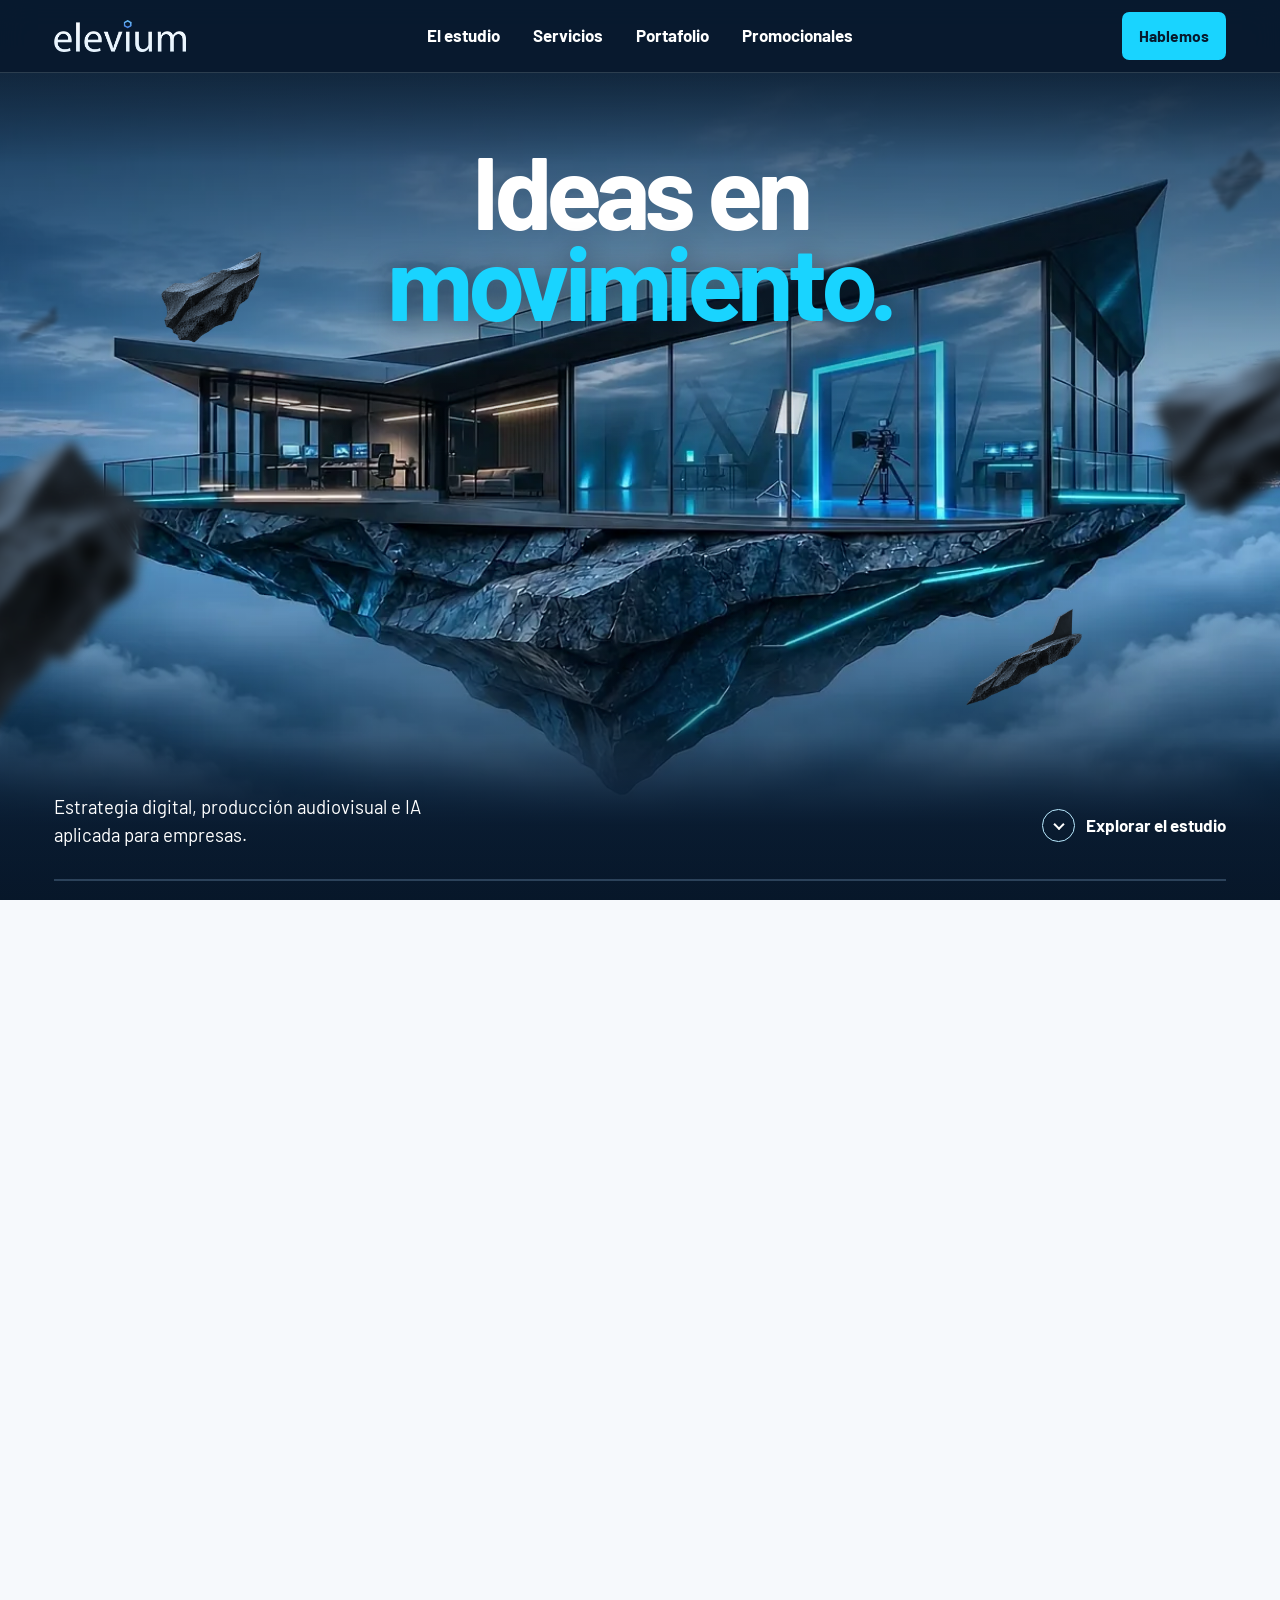
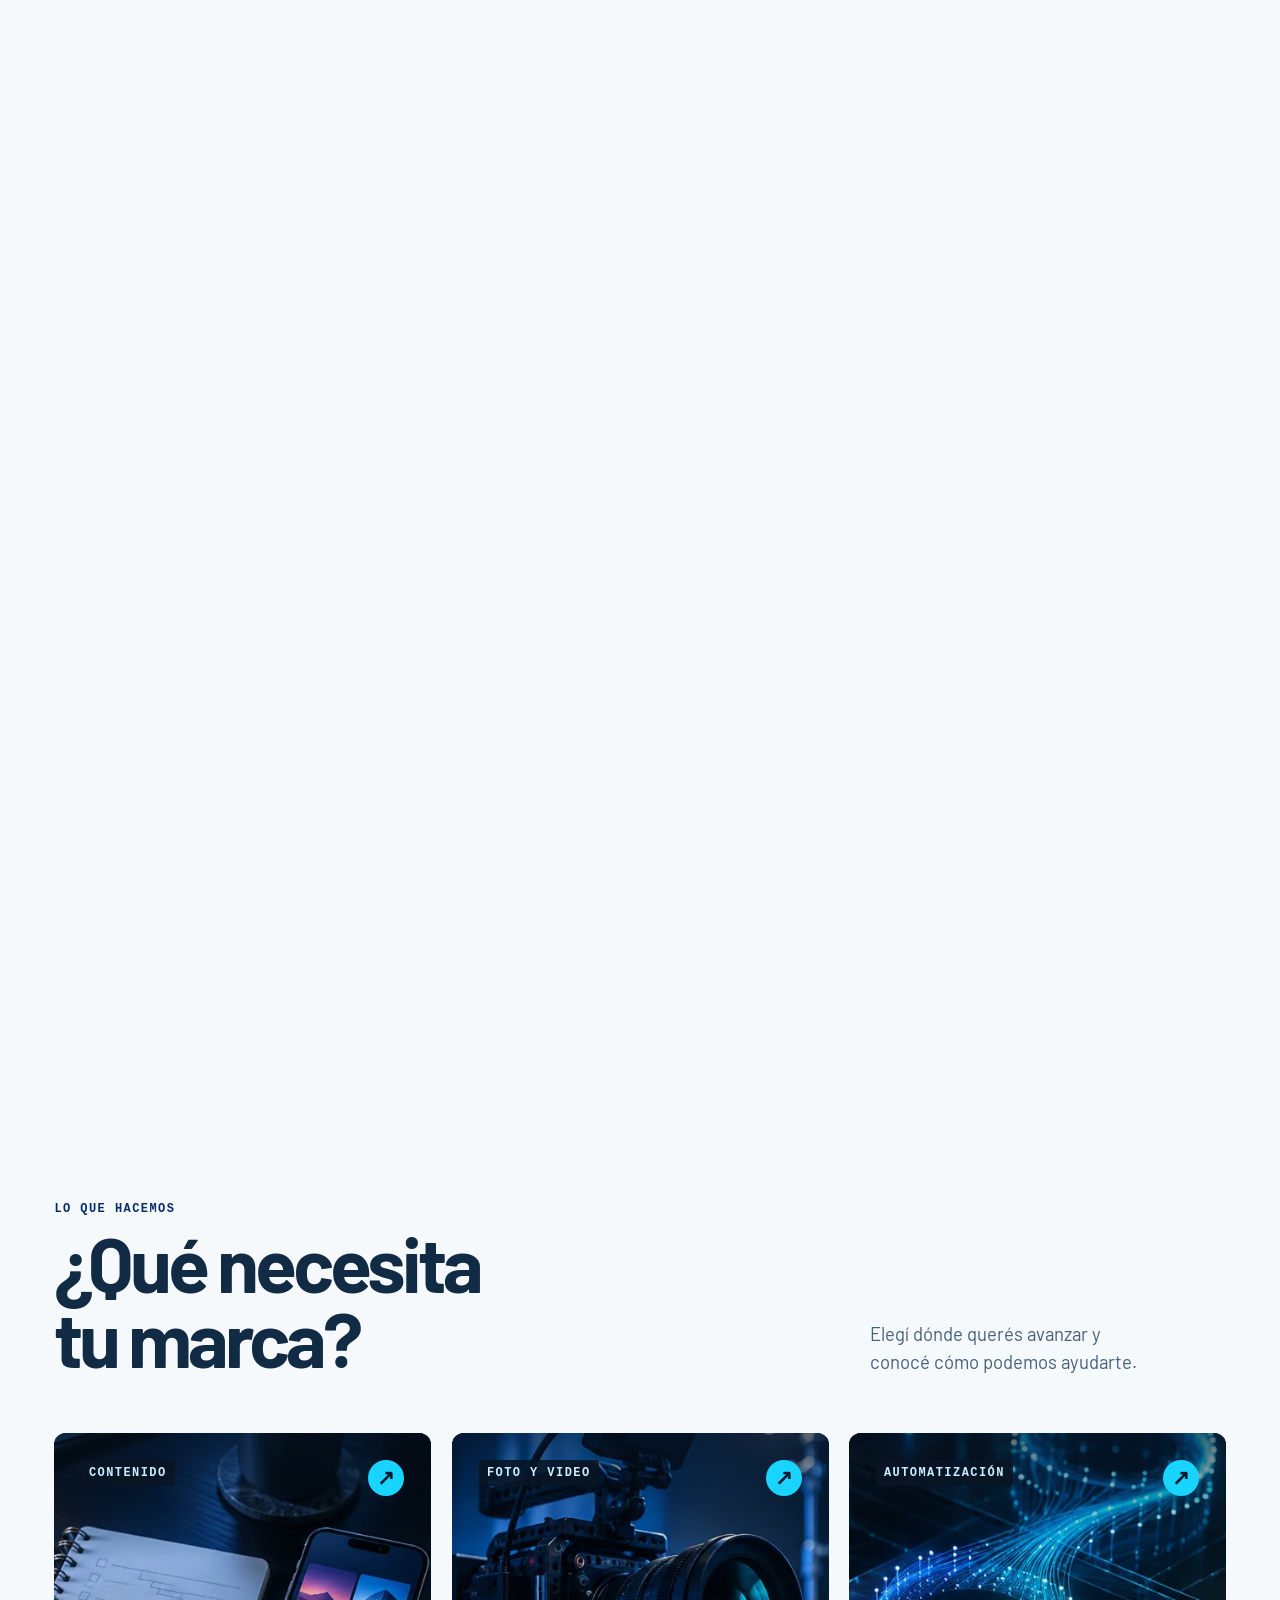
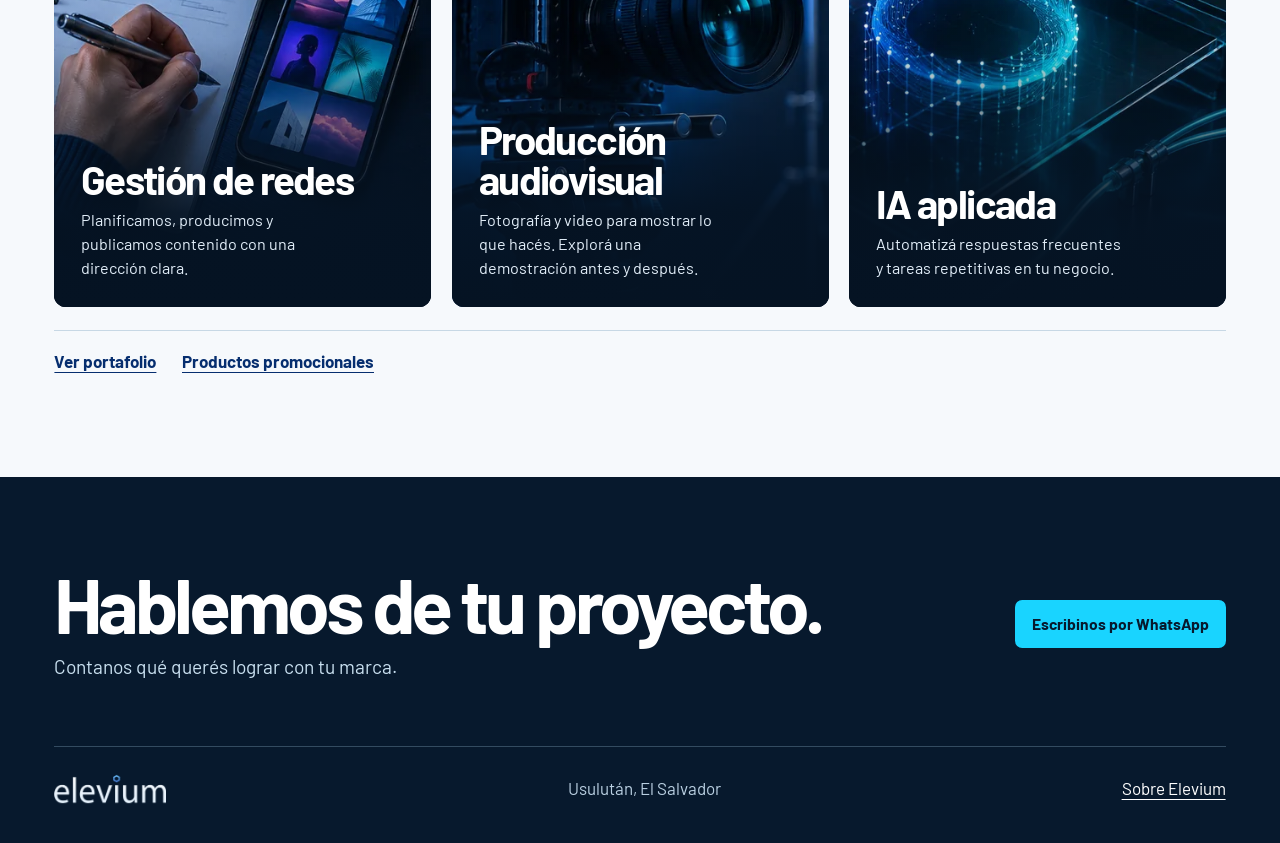
<file: index.html>
<!doctype html>
<html lang="es-SV">
<head>
<meta charset="utf-8">
<meta name="viewport" content="width=device-width, initial-scale=1">
<meta name="description" content="Entrá al estudio creativo de Elevium. Estrategia digital, producción audiovisual e inteligencia artificial aplicada desde El Salvador.">
<meta name="theme-color" content="#102641">
<title>Elevium — Ideas en movimiento</title>
<link rel="preload" href="/assets/v2/barlow-regular.woff2" as="font" type="font/woff2" crossorigin>
<link rel="preload" href="/assets/v2/studio/recorrido-inicio.webp" as="image">
<style>
@font-face{font-family:Barlow;src:url("/assets/v2/barlow-regular.woff2") format("woff2");font-style:normal;font-weight:400;font-display:swap}
@font-face{font-family:Barlow;src:url("/assets/v2/barlow-bold.woff2") format("woff2");font-style:normal;font-weight:700;font-display:swap}
:root{
  --navy:#07192d;--brand:#062e6f;--electric:#139bff;--cyan:#19d4ff;--sky:#e1edf6;--paper:#f6f9fc;
  --ink:#122b45;--muted:#47617b;--white:#fff;--line:#c7d8e5;--gutter:clamp(1.25rem,4.25vw,4.5rem);
  --screen:100svh;--mono:ui-monospace,SFMono-Regular,Consolas,"Liberation Mono",monospace;
}
*,*::before,*::after{box-sizing:border-box}
html{scroll-behavior:smooth}
body{margin:0;background:var(--paper);color:var(--ink);font:1.0625rem/1.48 Barlow,Arial,sans-serif}
img{display:block;max-width:100%;height:auto}
button,summary{font:inherit;cursor:pointer}
a{color:inherit}
h1,h2,h3,p,figure{margin:0}
h1,h2,h3{font-weight:700;line-height:.98;letter-spacing:-.052em;overflow-wrap:break-word}
[hidden]{display:none!important}
:focus-visible{outline:2px solid var(--brand);outline-offset:5px}
.scene-interior :focus-visible,.scene-method :focus-visible,.final :focus-visible,.mast[data-tone="dark"] :focus-visible{outline-color:var(--cyan)}
.skip{position:fixed;z-index:20;top:.65rem;left:var(--gutter);transform:translateY(-160%);padding:.6rem .85rem;background:white;color:var(--brand)}
.skip:focus{transform:none}
.inner{width:min(calc(100% - 2 * var(--gutter)),91rem);margin-inline:auto}
.kicker{display:block;width:fit-content;font:700 .75rem/1.2 var(--mono);letter-spacing:.12em;text-transform:uppercase}
.button{display:inline-flex;align-items:center;justify-content:center;gap:.7rem;min-height:3rem;max-width:100%;padding:.7rem 1rem;border-radius:.45rem;border:1px solid transparent;background:var(--cyan);color:var(--navy);font-weight:700;font-size:.975rem;text-align:center;text-decoration:none}
.button:hover{background:#9cedff}
.button-dark{background:var(--navy);color:white}
.button-dark:hover{background:var(--brand)}
.mast{position:fixed;z-index:12;inset:0 0 auto;background:#e7f1f8d9;color:var(--navy);backdrop-filter:blur(14px);border-bottom:1px solid #102e491c}
.mast[data-tone="dark"]{background:#07192de0;color:white;border-color:#f3faff28}
.mast-row{min-height:4.5rem;display:grid;grid-template-columns:1fr auto 1fr;gap:1.2rem;align-items:center}
.logo{display:inline-flex;position:relative;align-items:center;width:8.25rem;min-height:2.75rem}
.logo img{width:100%}
.logo .light-logo{display:none}
.mast[data-tone="dark"] .logo .dark-logo{display:none}
.mast[data-tone="dark"] .logo .light-logo{display:block}
.nav-desktop{display:flex;align-items:center;gap:clamp(1rem,2.6vw,3rem)}
.nav-desktop a,.nav-phone a{font-weight:700;text-decoration:none}
.nav-desktop a:hover,.nav-phone a:hover{text-decoration:underline;text-underline-offset:.26em}
.mast .button{justify-self:end;min-height:2.7rem}
.nav-phone{display:none}
.mast[data-tone="dark"] .button-dark{background:var(--cyan);color:var(--navy)}
.scene{position:relative}
.journey{position:relative}
.stage{background:#0a1e3a}
.film,.fragments,.meter,.waypoints{display:none}
.scene-hero{min-height:max(39rem,var(--screen));color:var(--navy);background:radial-gradient(ellipse at 57% 50%,#f7fbff 12%,#dceaf5 61%,#b6cede 100%);isolation:isolate;overflow:hidden}
.hero-title{position:relative;z-index:3;padding-top:clamp(7rem,16svh,12rem);text-align:center}
.hero-title h1{font-size:clamp(3.6rem,8.05vw,8.9rem);line-height:.88}
.hero-title h1 span{display:block}
.hero-title h1 .hero-accent{color:var(--brand)}
.static-model{position:relative;z-index:4;max-width:min(82vw,69rem);margin:1.5rem auto 1.2rem;border-radius:.7rem}
.hero-meta{position:relative;z-index:7;display:flex;align-items:end;justify-content:space-between;gap:1rem;padding-bottom:2rem}
.hero-meta p{max-width:25rem;font-size:clamp(1.02rem,1.45vw,1.25rem);text-wrap:pretty}
.scroll-cue{display:inline-flex;align-items:center;gap:.65rem;min-height:2.8rem;font-weight:700;text-decoration:none;flex-shrink:0}
.scroll-cue i{display:grid;place-items:center;width:2.05rem;height:2.05rem;border-radius:50%;border:1px solid #315673;font-style:normal}
.scroll-cue i::before{content:"";width:.5rem;height:.5rem;border-right:2px solid currentColor;border-bottom:2px solid currentColor;transform:translateY(-.1rem) rotate(45deg)}
.scroll-cue:hover i{background:var(--cyan);border-color:var(--cyan)}
.scene-flight,.scene-interior,.scene-method{color:white;padding:clamp(5rem,10svh,8rem) 0}
.scene-flight{background:var(--navy)}
.scene-interior{background:linear-gradient(90deg,#07192df5,#07192d61),url("/assets/v2/studio/recorrido-interior.webp") center/cover}
.scene-method{background:#061528}
.flight-copy{text-align:center;max-width:55rem}
.flight-copy .kicker{margin-inline:auto;color:var(--cyan)}
.flight-copy h2{font-size:clamp(3rem,6.8vw,7.4rem);margin-top:.65rem}
.flight-copy h2 > span{display:block}
.flight-accent{color:var(--cyan)}
.flight-copy p{font-size:clamp(1.075rem,2vw,1.4rem);margin-block:1.15rem 0;color:#d3e9f8}
.tour-content{position:relative;z-index:1;display:grid;gap:1.2rem}
.tour-intro{max-width:32rem}
.tour-intro .kicker,.method-intro .kicker{color:var(--cyan)}
.tour-intro h2,.method-intro h2{font-size:clamp(2.8rem,5.6vw,6rem);margin-block:.55rem .75rem}
.tour-intro p,.method-intro p{max-width:34ch;color:#d3e9f8;font-size:clamp(1rem,1.45vw,1.25rem)}
.hot-grid{display:grid;grid-template-columns:repeat(2,minmax(0,1fr));gap:.5rem;max-width:34rem}
.hotspot{justify-self:start;display:inline-flex;align-items:center;gap:.55rem;padding:.4rem .7rem .4rem .45rem;min-height:2.7rem;border:1px solid #a7dfff80;border-radius:3rem;background:#07192de8;color:white;text-align:left;font-weight:700;font-size:.9375rem}
.hotspot:hover,.hotspot[aria-expanded="true"]{background:#0d345a;border-color:var(--cyan)}
.hotspot i{position:relative;flex:none;width:1.375rem;height:1.375rem;border-radius:50%;background:var(--cyan);color:var(--navy)}
.hotspot i::before,.hotspot i::after{content:"";position:absolute;inset:50% auto auto 50%;width:.52rem;height:1.5px;background:currentColor;transform:translate(-50%,-50%)}
.hotspot i::after{transform:translate(-50%,-50%) rotate(90deg)}
.hotspot[aria-expanded="true"] i::after{visibility:hidden}
.hot-panel{min-height:5.65rem;max-width:34rem;padding:1rem 1.15rem;border:1px solid #9ad8ff58;border-radius:.65rem;background:#07192de8;backdrop-filter:blur(11px)}
.hot-panel h3{font-size:1.2rem;letter-spacing:-.025em;margin-bottom:.4rem}
.hot-panel p{color:#d3e9f8;font-size:.98rem;max-width:42ch}
.method-layout{display:grid;grid-template-columns:minmax(0,1fr) minmax(0,.9fr);align-items:center;gap:clamp(1.5rem,6vw,6rem)}
.method-intro .button{margin-top:1.5rem}
.glass{
  position:relative;width:100%;max-width:36rem;padding:clamp(1rem,2.5vw,2rem);
  border:1px solid #9adaff80;border-radius:1rem;
  background:linear-gradient(150deg,#183953,#0a1d32);
  box-shadow:0 1.2rem 3.6rem #020b1866,inset 0 1px 0 #e3f7ff3d,inset 0 0 2rem #6ecbff19;
}
.glass::before{
  content:"";pointer-events:none;position:absolute;top:-1px;left:11%;width:37%;height:2px;
  border-radius:50%;opacity:.86;transform:translateX(36%);
  background:linear-gradient(90deg,transparent,#52daff9c 27%,#edfcff 54%,#66e4ffba 72%,transparent);
  box-shadow:0 2px 13px #30cbffa6;
}
@media (prefers-reduced-motion:no-preference){
  .motion .scene-method.is-active .glass::before{animation:glass-glint 1.55s .35s ease-out both}
  @keyframes glass-glint{
    0%{transform:translateX(-14%);opacity:.32}
    52%{opacity:1}
    100%{transform:translateX(36%);opacity:.86}
  }
}
@supports ((backdrop-filter:blur(1px)) or (-webkit-backdrop-filter:blur(1px))){
  .glass{
    background:radial-gradient(ellipse at 10% 0%,#9cddff32,transparent 53%),
      linear-gradient(150deg,#0c264343,#06182e8f);
    -webkit-backdrop-filter:blur(9px) saturate(1.3) brightness(1.22);
    backdrop-filter:blur(9px) saturate(1.3) brightness(1.22);
  }
}
.glass-header{display:flex;justify-content:space-between;align-items:baseline;gap:.9rem;margin-bottom:1rem}
.glass-header h3{font-size:clamp(1.25rem,2.4vw,1.7rem);letter-spacing:-.026em}
.glass-header span{color:#9dd6ed;font:.72rem/1.2 var(--mono);white-space:nowrap}
.phase-rail{display:grid;grid-template-columns:repeat(3,minmax(0,1fr));gap:.4rem;margin-bottom:.8rem}
.phase-rail span{height:3px;background:#73b3da4a}
.phase-rail span.filled{background:var(--cyan)}
.phase{padding:.82rem .15rem;border-bottom:1px solid #8cc2e63a}
.phase:last-child{border-bottom:0}
.phase summary{display:flex;align-items:center;justify-content:space-between;gap:1rem;min-height:1.8rem;list-style:none;font-size:1.05rem;font-weight:700}
.phase summary::-webkit-details-marker{display:none}
.phase summary::after{content:"+";color:var(--cyan);font-family:var(--mono)}
.phase[open] summary::after{content:"−"}
.phase p{margin-top:.5rem;color:#d0e4f4;font-size:.98rem;max-width:42ch}
.motion .journey{height:calc(4.8 * var(--screen))}
.motion .stage{position:sticky;top:0;height:var(--screen);overflow:hidden;isolation:isolate;background:linear-gradient(180deg,#214261,#345575 39%,#1a395a 67%,#0c203a)}
.motion .waypoints{display:block;position:absolute;inset:0;pointer-events:none}
.waypoints span{position:absolute;left:0}
.waypoints #entrada{top:calc((100% - var(--screen)) * .35)}
.waypoints #dentro{top:calc((100% - var(--screen)) * .61)}
.waypoints #como-trabajamos{top:calc((100% - var(--screen)) * .90)}
.motion .film,.motion .fragments,.motion .meter{display:block;position:absolute;pointer-events:none}
.film{
  --extra-width:max(0px,calc(var(--screen) * 16 / 9 - 100vw));
  --feather:calc(12% * (1 - var(--film-fill,0)));
  z-index:1;top:50%;left:50%;
  width:calc(100vw + var(--extra-width) * (.18 + .82 * var(--film-fill,0)));
  aspect-ratio:16/9;translate:-50% -50%;
  mask-image:linear-gradient(180deg,transparent,#000 var(--feather),#000 calc(100% - var(--feather)),transparent);
}
.film :is(img,video){position:absolute;inset:0;width:100%;height:100%;object-fit:cover}
.film-end{opacity:var(--film-fallback,0)}
.film video{opacity:0}
.film-ready .film video{opacity:1}
.motion .stage::before,.motion .stage::after{content:"";position:absolute;inset:0;z-index:2;pointer-events:none}
.motion .stage::before{
  background:linear-gradient(90deg,#061526e8,#06152680 44%,#04111d12 83%),linear-gradient(0deg,#061528a8,transparent 28%);
  opacity:var(--film-shade,0);
}
.motion .stage::after{
  background:linear-gradient(180deg,#061526a8 5%,#06152657 32%,transparent 53%,transparent 64%,#061526d1 100%);
  opacity:var(--hero,1);
}
.fragments{inset:0;visibility:var(--fragments-visibility,visible)}
.fragment{
  position:absolute;z-index:var(--layer);width:var(--size);height:auto;
  top:var(--top);left:var(--left);
  translate:calc(-50% + var(--pointer-x,0) * var(--parallax) + var(--departure,0) * var(--exit-x))
    calc(-50% + var(--pointer-y,0) * var(--parallax) * .72 + var(--departure,0) * var(--exit-y));
  scale:calc(1 + var(--departure,0) * var(--growth));
  rotate:calc(var(--pointer-x,0) * var(--pointer-turn) + var(--departure,0) * var(--turn));
  opacity:calc(var(--fragment-opacity,1) * var(--plane-opacity,1) * var(--clarity,1));
  filter:grayscale(.86) sepia(.6) hue-rotate(169deg) saturate(1.7)
    brightness(var(--fragment-light,1)) blur(var(--fragment-blur,0px));
  animation:fragment-drift var(--duration) var(--delay) ease-in-out infinite alternate;
  animation-play-state:var(--fragments-animation,running);
}
.fragment--far{
  --layer:2;--pointer-x:var(--far-x,0);--pointer-y:var(--far-y,0);--departure:var(--depart-far,0);
  --parallax:18px;--pointer-turn:3deg;--growth:.13;--clarity:.48;--plane-opacity:var(--far-opacity,1);
  --duration:14s;--bob:3%;--sway:2deg;
  --fragment-light:1.13;--fragment-blur:clamp(1px,.16vw,2px);
}
.fragment--middle{
  --layer:3;--pointer-x:var(--middle-x,0);--pointer-y:var(--middle-y,0);--departure:var(--depart-middle,0);
  --parallax:66px;--pointer-turn:7deg;--growth:.36;
  --duration:8s;--bob:6%;--sway:4deg;--fragment-light:.95;
}
.fragment--near{
  --layer:5;--pointer-x:var(--near-x,0);--pointer-y:var(--near-y,0);--departure:var(--depart-near,0);
  --parallax:clamp(105px,12vw,180px);--pointer-turn:14deg;--growth:.76;
  --duration:5.6s;--bob:10%;--sway:6deg;
  --fragment-light:.86;--fragment-blur:clamp(3px,.45vw,8px);
}
.fragment--far-west{
  --size:clamp(1.55rem,3.4vw,3.8rem);--top:36%;--left:3%;
  --exit-x:-13vw;--exit-y:-5vh;--turn:-9deg;--delay:-9s;
}
.fragment--far-east{
  --size:clamp(1.85rem,4.5vw,4.7rem);--top:20%;--left:96.7%;
  --exit-x:15vw;--exit-y:-8vh;--turn:9deg;--delay:-3s;--facing:-1;
}
.fragment--middle-west{
  --size:clamp(3.2rem,8vw,9rem);--top:33%;--left:16.5%;
  --exit-x:-33vw;--exit-y:-17vh;--turn:-21deg;--delay:-1.5s;
}
.fragment--middle-east{
  --size:clamp(3.8rem,9.3vw,10rem);--top:73%;--left:80%;
  --exit-x:38vw;--exit-y:15vh;--turn:21deg;--delay:-6s;
}
.fragment--near-west{
  --size:clamp(7.5rem,22vw,21rem);--top:66%;--left:1%;
  --exit-x:-34vw;--exit-y:14vh;--turn:-24deg;--delay:-4s;
}
.fragment--near-east{
  --size:clamp(6.7rem,18vw,17rem);--top:46%;--left:99%;
  --exit-x:33vw;--exit-y:12vh;--turn:28deg;--delay:-.6s;--facing:-1;
}
@keyframes fragment-drift{
  from{transform:translateY(calc(var(--bob) * -1)) rotate(calc(var(--sway) * -1)) scaleX(var(--facing,1))}
  to{transform:translateY(var(--bob)) rotate(var(--sway)) scaleX(var(--facing,1))}
}
.motion .scene{position:absolute;inset:0;padding:0;background:none;min-height:0;pointer-events:none}
.motion .scene-hero{z-index:auto;isolation:auto;overflow:visible;color:white}
.motion .scene:not(.scene-hero){z-index:6;display:grid;align-items:center}
.motion .scene.is-active :is(a,button,summary){pointer-events:auto}
.motion .scene:not(.is-active){visibility:hidden}
.motion .scene-hero .static-model{display:none}
.motion .hero-title{opacity:var(--hero,1);transform:translateY(var(--hero-rise,0px));filter:blur(var(--hero-blur,0px))}
.motion .hero-title .hero-accent{color:var(--cyan);text-shadow:0 .07em .28em #04132199}
.motion .hero-meta{position:absolute;inset:auto var(--gutter) 3.25rem;width:auto;max-width:91rem;margin-inline:auto;padding:0;opacity:var(--hero,1)}
.motion .scroll-cue i{border-color:#b9eaff}
.motion .scroll-cue:hover i{color:var(--navy)}
.motion .scene-flight{opacity:var(--vision,0);transform:translateY(var(--vision-rise,0px));filter:blur(var(--vision-blur,0px))}
.motion .flight-copy{
  position:relative;isolation:isolate;
  text-shadow:0 .06em .36em #020b18dc,0 1px 2px #020b1899;
}
.motion .flight-copy::before{
  content:"";position:absolute;z-index:-1;inset:-56% -24%;pointer-events:none;
  background:radial-gradient(ellipse closest-side,#020b1abf 0%,#020b1aa8 43%,#020b1a63 66%,#020b1a22 85%,transparent 100%);
}
.motion .scene-interior{opacity:var(--tour,0)}
.motion .scene-method{opacity:var(--method,0);background:linear-gradient(90deg,#061528d8,#06152888)}
.motion .tour-content{min-height:min(68svh,43rem);padding-top:3rem;align-content:start}
.motion .hot-grid{position:absolute;inset:0;max-width:none;display:block;pointer-events:none}
.motion .hotspot{position:absolute;transform:translateX(-50%);opacity:var(--points,1)}
.motion .hotspot:nth-child(1){left:49%;top:46%}
.motion .hotspot:nth-child(2){left:69%;top:56%}
.motion .hotspot:nth-child(3){left:60%;top:76%}
.motion .hotspot:nth-child(4){left:85%;top:69%}
.motion .hot-panel{margin-top:clamp(1rem,4svh,3rem);width:min(33vw,29rem)}
.motion .method-layout{padding-block:3.25rem 1.5rem}
.meter{z-index:8;inset:auto var(--gutter) 1.2rem;max-width:91rem;margin-inline:auto;height:2px;background:#6a8caa5e}
.meter span{display:block;height:100%;background:var(--electric);transform:scaleX(var(--progress,0));transform-origin:left}
.solutions{position:relative;z-index:9;scroll-margin-top:4rem;border-radius:1.35rem 1.35rem 0 0;background:var(--paper);padding:clamp(3.7rem,8vw,8rem) 0 clamp(4rem,8vw,7.5rem)}
.motion .solutions{margin-top:-1.3rem}
.solutions-head{display:grid;grid-template-columns:minmax(0,1.4fr) minmax(14rem,.65fr);gap:clamp(1rem,4vw,5rem);align-items:end}
.solutions-head .kicker{color:var(--brand);margin-bottom:.55rem}
.solutions-head h2,.final h2{font-size:clamp(2.75rem,6vw,6.3rem)}
.solutions-head p{max-width:29ch;font-size:clamp(1rem,1.45vw,1.23rem);color:var(--muted)}
.service-grid{display:grid;grid-template-columns:repeat(3,minmax(0,1fr));gap:clamp(.8rem,1.6vw,1.5rem);margin-top:clamp(1.55rem,4.5vw,4rem)}
.service-card{position:relative;isolation:isolate;display:flex;flex-direction:column;justify-content:space-between;min-height:clamp(23rem,37vw,31rem);padding:clamp(1rem,2.1vw,1.8rem);overflow:hidden;border-radius:.75rem;background:#0a1e3a;color:white;text-decoration:none;transform:perspective(800px) rotateX(var(--tilt-x,0deg)) rotateY(var(--tilt-y,0deg));transition:transform 230ms ease,box-shadow 230ms ease}
.service-card img,.service-card::after{position:absolute;z-index:-1;inset:0;width:100%;height:100%;object-fit:cover}
.service-card img{transition:transform 500ms ease}
.service-card::after{content:"";background:linear-gradient(180deg,#051323a1 0%,#05132300 27%,#05132312 43%,#051323ef 80%,#051323 100%)}
.service-card:hover,.service-card:focus-visible{box-shadow:0 1rem 2.4rem #153a5b37}
.service-card:hover img,.service-card:focus-visible img{transform:scale(1.055)}
.service-card .card-top{display:flex;justify-content:space-between;align-items:start;gap:.55rem}
.card-top .kicker{display:inline-flex;min-height:1.65rem;align-items:center;border-radius:.2rem;background:#081524df;color:#ccedff;padding:.35rem .5rem}
.card-top .card-arrow{display:grid;place-items:center;width:2.25rem;height:2.25rem;flex:none;border-radius:50%;background:var(--cyan);color:var(--navy);font-size:1.3rem;font-weight:700}
.service-card h3{font-size:clamp(1.85rem,3.15vw,3.4rem);letter-spacing:-.04em;max-width:13ch}
.service-card p{margin-top:.55rem;font-size:1.01rem;color:#e1edf8;max-width:28ch}
.more-links{display:flex;flex-wrap:wrap;gap:.6rem 1.6rem;margin-top:1.5rem;padding-top:1.1rem;border-top:1px solid var(--line)}
.more-links a{color:var(--brand);font-weight:700;text-underline-offset:.23em}
.final{background:#07192d;color:white;padding:clamp(3.4rem,7vw,7rem) 0 2rem}
.closing{display:flex;justify-content:space-between;align-items:center;gap:1.35rem;padding-bottom:clamp(2.6rem,5vw,5rem)}
.closing p{color:#c8dfef;margin-top:.75rem;font-size:clamp(1rem,1.5vw,1.25rem)}
.footer{border-top:1px solid #b0d7f043;padding-top:1.25rem;display:flex;gap:.8rem 1.5rem;align-items:center;flex-wrap:wrap;justify-content:space-between}
.footer .logo{width:7rem}
.footer p{color:#b9cfe1}
.footer a:not(.logo){text-underline-offset:.22em}
@media (max-width:56rem){
  .nav-desktop{gap:.8rem}
  .nav-desktop a{font-size:.95rem}
  .motion .tour-content{padding-top:1rem}
  .motion .hot-panel{width:min(35vw,29rem)}
}
@media (max-aspect-ratio:1/1){
  .fragment--far-west{--top:25%}
  .fragment--far-east{--top:16%}
}
@media (max-width:45rem){
  :root{--gutter:clamp(1rem,5vw,1.5rem)}
  .mast-row{min-height:3.85rem;display:flex;justify-content:space-between;position:relative}
  .logo{width:6.8rem}
  .nav-desktop,.mast .contact-desktop{display:none}
  .nav-phone{display:block}
  .nav-phone summary{display:grid;place-items:center;min-height:2.55rem;padding:.35rem .7rem;list-style:none;border:1px solid currentColor;border-radius:.4rem;font-size:.92rem;font-weight:700}
  .nav-phone summary::-webkit-details-marker{display:none}
  .nav-phone nav{position:absolute;right:0;top:calc(100% + .5rem);width:min(17rem,100%);display:grid;padding:.55rem;border-radius:.55rem;border:1px solid #99b2c8;background:#f4f9fe;color:var(--navy);box-shadow:0 .75rem 2rem #051b342e}
  .nav-phone nav a{padding:.6rem .7rem}
  .scene-hero{min-height:max(35rem,var(--screen))}
  .hero-title{padding-top:clamp(5.9rem,15svh,8.5rem)}
  .hero-title h1{font-size:clamp(3.2rem,12.8vw,6rem);line-height:.91}
  .static-model{width:calc(100% - 2 * var(--gutter));max-width:35rem;margin:1.2rem auto .9rem}
  .hero-meta{display:grid;gap:.5rem}
  .hero-meta p{max-width:27ch}
  .scroll-cue{justify-self:start}
  .motion .journey{height:calc(4.25 * var(--screen))}
  .motion .hero-meta{bottom:2.25rem}
  .motion .stage{background:linear-gradient(180deg,#214c75 14%,#284e73 41%,#1a395a 67%,#0c203a)}
  .film{
    width:calc(100vw + var(--extra-width) * var(--film-fill,0));
    left:calc(50% - var(--extra-width) * var(--film-fill,0) * .26);
  }
  .fragment--far-west,.fragment--middle-east,.fragment--near-west{display:none}
  .fragment--far-east{--size:clamp(1.3rem,6.8vw,2.6rem);--top:34%;--left:87%}
  .fragment--middle-west{--size:clamp(2.15rem,12vw,4.8rem);--top:42%;--left:11%}
  .fragment--near-east{--size:clamp(4.6rem,24vw,8rem);--top:69%;--left:99%}
  .motion .stage::before{background:linear-gradient(180deg,#061526dd,#06152657 42%,#0615268c 65%,#061526ee)}
  .motion .scene-flight{padding-bottom:5rem}
  .motion .tour-content{min-height:0;padding-block:3rem .5rem;align-self:center;gap:.75rem}
  .tour-intro h2,.method-intro h2{font-size:clamp(2.35rem,8.9vw,4rem);margin-block:.4rem .5rem}
  .motion .hot-grid{position:static;display:grid;max-width:34rem}
  .motion .hotspot{position:relative;left:auto;top:auto;transform:none}
  .motion .hotspot:nth-child(n){left:auto;top:auto}
  .hotspot{width:100%;max-width:13rem;padding-right:.4rem;font-size:.9rem}
  .motion .hot-panel{margin-top:0;width:100%}
  .hot-panel{min-height:4.9rem;padding:.65rem .85rem}
  .method-layout{grid-template-columns:minmax(0,1fr);gap:1rem}
  .motion .method-layout{padding-block:3rem .8rem}
  .method-intro .button{margin-top:.85rem;min-height:2.65rem}
  .glass{padding:.75rem .9rem}
  .glass-header{margin-bottom:.55rem}
  .phase{padding:.4rem .05rem}
  .phase p{font-size:.91rem;margin-top:.3rem}
  .solutions-head{grid-template-columns:minmax(0,1fr)}
  .service-grid{grid-template-columns:minmax(0,1fr)}
  .service-card{min-height:clamp(19rem,80vw,26rem)}
  .service-card img{object-position:50% 43%}
  .closing{display:grid;justify-items:start}
}
@media (max-height:42rem) and (max-width:45rem){
  .motion .tour-content{gap:.5rem;padding-top:3.25rem}
  .tour-intro p,.method-intro p{font-size:.94rem}
  .motion .method-layout{gap:.65rem}
  .hot-panel{min-height:4.4rem}
  .hero-title{padding-top:5.5rem}
}
@media (prefers-reduced-motion:reduce){
  html{scroll-behavior:auto}
  *,*::before,*::after{animation-duration:.01ms!important;transition-duration:.01ms!important}
}
</style>
</head>
<body>
<a class="skip" href="#servicios">Saltar a los servicios</a>
<header class="mast" id="pagina">
  <div class="inner mast-row">
    <a class="logo" href="/" aria-label="Elevium, inicio">
      <img class="dark-logo" src="/assets/logo-elevium-navy.png" width="250" height="61" alt="">
      <img class="light-logo" src="/assets/logo-elevium-white.png" width="250" height="61" alt="">
    </a>
    <nav class="nav-desktop" aria-label="Navegación principal">
      <a href="#transicion" data-jump>El estudio</a><a href="#servicios">Servicios</a><a href="/casos.html">Portafolio</a><a href="/promocionales/">Promocionales</a>
    </nav>
    <a class="button button-dark contact-desktop" href="https://wa.me/50377582172">Hablemos</a>
    <details class="nav-phone">
      <summary>Menú</summary>
      <nav aria-label="Navegación principal">
        <a href="#transicion" data-jump>El estudio</a><a href="#servicios">Servicios</a><a href="/casos.html">Portafolio</a><a href="/promocionales/">Promocionales</a><a href="https://wa.me/50377582172">Hablemos por WhatsApp</a>
      </nav>
    </details>
  </div>
</header>
<main id="contenido">
  <section class="journey" aria-label="Recorrido por el estudio Elevium">
    <div class="waypoints" aria-hidden="true"><span id="entrada"></span><span id="dentro"></span><span id="como-trabajamos"></span></div>
    <div class="stage">
      <div class="film" aria-hidden="true">
        <img src="/assets/v2/studio/recorrido-inicio.webp" width="1280" height="720" alt="" fetchpriority="high">
        <img class="film-end" src="/assets/v2/studio/recorrido-interior.webp" width="1280" height="720" alt="" decoding="async" fetchpriority="low">
        <video data-src="/assets/v2/studio/recorrido.mp4" preload="auto" muted playsinline disablepictureinpicture></video>
      </div>
      <div class="fragments" aria-hidden="true">
        <img class="fragment fragment--far fragment--far-west" src="/assets/v2/studio/fragmento-aleta.webp" width="400" height="333" alt="" decoding="async">
        <img class="fragment fragment--far fragment--far-east" src="/assets/v2/studio/fragmento-obsidiana.webp" width="301" height="340" alt="" decoding="async">
        <img class="fragment fragment--middle fragment--middle-west" src="/assets/v2/studio/fragmento-basalto.webp" width="370" height="340" alt="" decoding="async">
        <img class="fragment fragment--middle fragment--middle-east" src="/assets/v2/studio/fragmento-aleta.webp" width="400" height="333" alt="" decoding="async">
        <img class="fragment fragment--near fragment--near-west" src="/assets/v2/studio/fragmento-obsidiana.webp" width="301" height="340" alt="" decoding="async">
        <img class="fragment fragment--near fragment--near-east" src="/assets/v2/studio/fragmento-basalto.webp" width="370" height="340" alt="" decoding="async">
      </div>

      <section class="scene scene-hero is-active" aria-labelledby="titulo">
        <div class="hero-title inner">
          <h1 id="titulo"><span>Ideas en</span> <span class="hero-accent">movimiento.</span></h1>
        </div>
        <img class="static-model" src="/assets/v2/studio/recorrido-inicio.webp" width="1280" height="720" alt="Pabellón conceptual de Elevium suspendido sobre las nubes" fetchpriority="high">
        <div class="hero-meta inner">
          <p>Estrategia digital, producción audiovisual e IA aplicada para empresas.</p>
          <a class="scroll-cue" href="#transicion" data-jump><i aria-hidden="true"></i>Explorar el estudio</a>
        </div>
      </section>

      <section class="scene scene-flight" id="transicion" aria-labelledby="titulo-vuelo">
        <div class="flight-copy inner">
          <span class="kicker">El estudio Elevium</span>
          <h2 id="titulo-vuelo"><span>De la <span class="flight-accent">IDEA</span></span> <span>a la acción.</span></h2>
          <p>Conectamos estrategia, producción y tecnología para que tu mensaje llegue más lejos.</p>
        </div>
      </section>

      <section class="scene scene-interior" aria-labelledby="titulo-estudio">
        <div class="inner tour-content">
          <div class="tour-intro">
            <span class="kicker">Dentro del estudio</span>
            <h2 id="titulo-estudio">Una idea.<br>Muchas formas de hacerla llegar.</h2>
            <p>Explorá qué hacemos en cada parte del estudio.</p>
          </div>
          <div class="hot-grid" role="group" aria-label="Áreas del estudio" hidden>
            <button class="hotspot" type="button" aria-expanded="false" aria-controls="detalle-estudio" data-spot="estrategia"><i aria-hidden="true"></i>Estrategia</button>
            <button class="hotspot" type="button" aria-expanded="false" aria-controls="detalle-estudio" data-spot="produccion"><i aria-hidden="true"></i>Producción</button>
            <button class="hotspot" type="button" aria-expanded="false" aria-controls="detalle-estudio" data-spot="redes"><i aria-hidden="true"></i>Redes sociales</button>
            <button class="hotspot" type="button" aria-expanded="false" aria-controls="detalle-estudio" data-spot="ia"><i aria-hidden="true"></i>IA aplicada</button>
          </div>
          <div class="hot-panel" id="detalle-estudio" aria-live="polite" hidden>
            <h3>Elegí un punto del estudio</h3>
            <p>Descubrí cómo podemos trabajar en tu proyecto.</p>
          </div>
          <noscript><p>Estrategia de marca, producción audiovisual, gestión de redes e IA aplicada a tareas concretas.</p></noscript>
        </div>
      </section>

      <section class="scene scene-method" aria-labelledby="titulo-metodo">
        <div class="inner method-layout">
          <div class="method-intro">
            <span class="kicker">Método ELEVAR</span>
            <h2 id="titulo-metodo">Del objetivo<br>al entregable.</h2>
            <p>Empezamos por entender tu negocio. A partir de ahí decidimos qué producir y cómo darle seguimiento.</p>
            <a class="button" href="/metodo-elevar.html">Conocer el método</a>
          </div>
          <div class="glass">
            <div class="glass-header"><h3>Así empieza un proyecto</h3></div>
            <div class="phase-rail" aria-hidden="true"><span class="filled"></span><span></span><span></span></div>
            <details class="phase" name="proceso" open><summary>Definir el objetivo</summary><p>Acordamos qué necesita comunicar tu marca, a quién y qué acción queremos que tome esa persona.</p></details>
            <details class="phase" name="proceso"><summary>Producir las piezas</summary><p>Convertimos el plan en contenido, fotografía, video o automatizaciones según el objetivo.</p></details>
            <details class="phase" name="proceso"><summary>Publicar y ajustar</summary><p>Revisamos qué funcionó para decidir qué mantener, qué mejorar y qué probar después.</p></details>
          </div>
        </div>
      </section>
      <div class="meter" aria-hidden="true"><span></span></div>
    </div>
  </section>

  <section class="solutions" id="servicios" aria-labelledby="titulo-servicios">
    <div class="inner">
      <div class="solutions-head">
        <div><span class="kicker">Lo que hacemos</span><h2 id="titulo-servicios">¿Qué necesita<br>tu marca?</h2></div>
        <p>Elegí dónde querés avanzar y conocé cómo podemos ayudarte.</p>
      </div>
      <div class="service-grid">
        <a class="service-card" href="/servicios.html">
          <img src="/assets/v2/studio/redes.webp" width="508" height="900" alt="" loading="lazy" decoding="async">
          <div class="card-top"><span class="kicker">Contenido</span><span class="card-arrow" aria-hidden="true">↗</span></div>
          <div><h3>Gestión de redes</h3><p>Planificamos, producimos y publicamos contenido con una dirección clara.</p></div>
        </a>
        <a class="service-card" href="/portafolio/de-la-toma-al-anuncio/">
          <img src="/assets/v2/studio/produccion.webp" width="508" height="900" alt="" loading="lazy" decoding="async">
          <div class="card-top"><span class="kicker">Foto y video</span><span class="card-arrow" aria-hidden="true">↗</span></div>
          <div><h3>Producción audiovisual</h3><p>Fotografía y video para mostrar lo que hacés. Explorá una demostración antes y después.</p></div>
        </a>
        <a class="service-card" href="/ia-para-negocios.html">
          <img src="/assets/v2/studio/ia.webp" width="508" height="900" alt="" loading="lazy" decoding="async">
          <div class="card-top"><span class="kicker">Automatización</span><span class="card-arrow" aria-hidden="true">↗</span></div>
          <div><h3>IA aplicada</h3><p>Automatizá respuestas frecuentes y tareas repetitivas en tu negocio.</p></div>
        </a>
      </div>
      <div class="more-links"><a href="/casos.html">Ver portafolio</a><a href="/promocionales/">Productos promocionales</a></div>
    </div>
  </section>
</main>
<footer class="final">
  <div class="inner">
    <div class="closing">
      <div><h2>Hablemos de tu proyecto.</h2><p>Contanos qué querés lograr con tu marca.</p></div>
      <a class="button" href="https://wa.me/50377582172?text=Hola%2C%20Elevium.%20Quiero%20conversar%20sobre%20un%20proyecto%20para%20mi%20marca.">Escribinos por WhatsApp</a>
    </div>
    <div class="footer">
      <a class="logo" href="/" aria-label="Elevium, inicio"><img src="/assets/logo-elevium-white.png" width="250" height="61" alt=""></a>
      <p>Usulután, El Salvador</p><a href="/sobre-elevium.html">Sobre Elevium</a>
    </div>
  </div>
</footer>

<script>
"use strict";
const page = document.body;
const journey = document.querySelector(".journey");
const stage = document.querySelector(".stage");
const film = stage.querySelector("video");
const filmFrameRate = 24;
const services = document.querySelector("#servicios");
const transition = document.querySelector(".scene-flight");
const mast = document.querySelector(".mast");
const scenes = Array.from(stage.querySelectorAll(".scene"));
const menu = document.querySelector(".nav-phone");
const motionPreference = matchMedia("(prefers-reduced-motion: reduce)");
const pointerPreference = matchMedia("(hover: hover) and (pointer: fine)");
const small = matchMedia("(max-width: 45rem)");
const spots = Array.from(document.querySelectorAll(".hotspot"));
const panel = document.querySelector("#detalle-estudio");
const spotDescriptions = {
  estrategia: ["Estrategia", "Definimos a quién querés llegar, qué necesita escuchar y dónde tiene sentido conectar."],
  produccion: ["Producción audiovisual", "Diseñamos y producimos fotografía y video para mostrar tu marca, producto o servicio."],
  redes: ["Gestión de redes", "Organizamos el calendario, producimos las piezas y damos seguimiento a las publicaciones."],
  ia: ["Inteligencia artificial aplicada", "Identificamos tareas repetitivas y armamos flujos para simplificarlas."]
};
let progress = null;
let scheduled = false;
let isAnimated = false;
let activeScene = -1;
let headerTone = "";
let pointer = { x: 0, y: 0 };
const pointerPlanes = {
  far: { x: 0, y: 0, response: .05 },
  middle: { x: 0, y: 0, response: .13 },
  near: { x: 0, y: 0, response: .24 }
};
const limit = (value) => Math.min(1, Math.max(0, value));
const segment = (value, start, end) => limit((value - start) / (end - start));
const ease = (value) => value * value * (3 - 2 * value);
const range = (value, enter, entered, exit, exited) =>
  ease(segment(value, enter, entered)) * (1 - ease(segment(value, exit, exited)));

function makeActive(index) {
  if (index === activeScene) return;
  activeScene = index;
  scenes.forEach((scene, i) => {
    const available = index < 0 || i === index;
    scene.classList.toggle("is-active", available);
    scene.inert = !available;
    if (available) scene.removeAttribute("aria-hidden");
    else scene.setAttribute("aria-hidden", "true");
  });
}

function setFilmProgress(value) {
  if (film.seeking || film.error || !Number.isFinite(film.duration)) return;
  const lastFrame = Math.max(0, Math.round(film.duration * filmFrameRate) - 1);
  const time = Math.round(value * lastFrame) / filmFrameRate;
  if (Math.abs(film.currentTime - time) >= .5 / filmFrameRate) film.currentTime = time;
}

function drawScene() {
  scheduled = false;
  const bounds = journey.getBoundingClientRect();
  const stageHeight = stage.clientHeight;
  const raw = isAnimated ? limit(-bounds.top / Math.max(1, bounds.height - stageHeight)) : 0;
  const visible = bounds.top <= stageHeight && bounds.bottom > 0;
  const tone = (isAnimated || transition.getBoundingClientRect().top < mast.clientHeight) &&
    services.getBoundingClientRect().top > mast.clientHeight ? "dark" : "light";
  if (tone !== headerTone) {
    mast.dataset.tone = headerTone = tone;
  }
  if (!isAnimated) return;

  if (progress === null || !visible) progress = raw;
  else progress += (raw - progress) * .18;
  if (Math.abs(raw - progress) < .001) progress = raw;

  const p = progress;
  if (visible) setFilmProgress(segment(p, .025, .485));
  const fragmentsVisible = p < .30;
  let settling = false;
  for (const [plane, offset] of Object.entries(pointerPlanes)) {
    offset.x += (pointer.x - offset.x) * offset.response;
    offset.y += (pointer.y - offset.y) * offset.response;
    stage.style.setProperty(`--${plane}-x`, offset.x.toFixed(4));
    stage.style.setProperty(`--${plane}-y`, offset.y.toFixed(4));
    settling ||= fragmentsVisible && Math.abs(offset.x - pointer.x) + Math.abs(offset.y - pointer.y) > .007;
  }

  const hero = 1 - ease(segment(p, .055, .17));
  const flight = range(p, .20, .30, .415, .485);
  const tour = range(p, .51, .58, .72, .79);
  const method = ease(segment(p, .79, .875));
  const variables = {
    "--progress": p,
    "--hero": hero,
    "--hero-rise": `${-32 * (1 - hero)}px`,
    "--hero-blur": `${8 * (1 - hero)}px`,
    "--film-fill": ease(segment(p, .055, .36)),
    "--film-fallback": ease(segment(p, .17, .44)),
    "--film-shade": .83 * ease(segment(p, .12, .55)),
    "--depart-far": ease(segment(p, .008, .105)),
    "--far-opacity": 1 - ease(segment(p, .015, .085)),
    "--depart-middle": ease(segment(p, .045, .25)),
    "--depart-near": ease(segment(p, .025, .19)),
    "--fragment-opacity": 1 - ease(segment(p, .20, .30)),
    "--fragments-visibility": fragmentsVisible ? "visible" : "hidden",
    "--fragments-animation": fragmentsVisible && visible ? "running" : "paused",
    "--vision": flight,
    "--vision-rise": `${(1 - flight) * 19}px`,
    "--vision-blur": `${(1 - flight) * 9}px`,
    "--tour": tour,
    "--points": ease(segment(p, .54, .63)),
    "--method": method
  };
  for (const [key, value] of Object.entries(variables)) stage.style.setProperty(key, value);
  makeActive(p < .18 ? 0 : p < .495 ? 1 : p < .785 ? 2 : 3);

  if (visible && (p !== raw || settling)) requestDraw();
}

function requestDraw() {
  if (scheduled) return;
  scheduled = true;
  requestAnimationFrame(drawScene);
}

function syncMotion() {
  isAnimated = !motionPreference.matches && (innerHeight >= (small.matches ? 605 : 540));
  page.classList.toggle("motion", isAnimated);
  if (isAnimated && !film.hasAttribute("src")) film.src = film.dataset.src;
  progress = null;
  if (!isAnimated) makeActive(-1);
  document.querySelectorAll("[data-jump]").forEach((a) => {
    a.href = isAnimated ? "#entrada" : "#transicion";
  });
  if (!isAnimated) {
    document.querySelectorAll(".service-card").forEach((card) => {
      card.style.removeProperty("--tilt-x");
      card.style.removeProperty("--tilt-y");
    });
  }
  requestDraw();
}

addEventListener("scroll", requestDraw, { passive: true });
addEventListener("resize", syncMotion, { passive: true });
motionPreference.addEventListener("change", syncMotion);
film.addEventListener("loadedmetadata", requestDraw);
for (const event of ["loadeddata", "seeked"]) {
  film.addEventListener(event, () => {
    if (film.readyState >= 2 && !film.seeking) stage.classList.add("film-ready");
    requestDraw();
  });
}
film.addEventListener("error", () => stage.classList.remove("film-ready"));
addEventListener("pointermove", (event) => {
  if (!isAnimated || !pointerPreference.matches || event.pointerType === "touch") return;
  pointer = { x: event.clientX / innerWidth - .5, y: event.clientY / innerHeight - .5 };
  requestDraw();
}, { passive: true });
document.documentElement.addEventListener("pointerleave", () => {
  pointer = { x: 0, y: 0 };
  requestDraw();
});

menu.addEventListener("keydown", (event) => {
  if (event.key === "Escape" && menu.open) {
    menu.open = false;
    menu.querySelector("summary").focus();
  }
});
menu.querySelectorAll("a").forEach((link) => link.addEventListener("click", () => { menu.open = false; }));

document.querySelector(".hot-grid").hidden = false;
panel.hidden = false;
for (const point of spots) {
  point.addEventListener("click", () => {
    const selected = point.getAttribute("aria-expanded") === "true";
    for (const other of spots) other.setAttribute("aria-expanded", String(other === point && !selected));
    const [title, copy] = selected ? ["Elegí un punto del estudio", "Descubrí cómo podemos trabajar en tu proyecto."] : spotDescriptions[point.dataset.spot];
    panel.querySelector("h3").textContent = title;
    panel.querySelector("p").textContent = copy;
  });
}

const phases = Array.from(document.querySelectorAll(".phase"));
const segments = Array.from(document.querySelectorAll(".phase-rail span"));
phases.forEach((phase, index) => {
  phase.addEventListener("toggle", () => {
    if (phase.open) segments.forEach((bar, n) => bar.classList.toggle("filled", n <= index));
    else if (phases.every((item) => !item.open)) segments.forEach((bar) => bar.classList.remove("filled"));
  });
});

document.querySelectorAll(".service-card").forEach((card) => {
  card.addEventListener("pointermove", (event) => {
    if (!pointerPreference.matches || motionPreference.matches || event.pointerType === "touch") return;
    const bounds = card.getBoundingClientRect();
    card.style.setProperty("--tilt-x", `${-5 * ((event.clientY - bounds.top) / bounds.height - .5)}deg`);
    card.style.setProperty("--tilt-y", `${5 * ((event.clientX - bounds.left) / bounds.width - .5)}deg`);
  });
  card.addEventListener("pointerleave", () => {
    card.style.removeProperty("--tilt-x");
    card.style.removeProperty("--tilt-y");
  });
});
syncMotion();
</script>
</body>
</html>
</file>
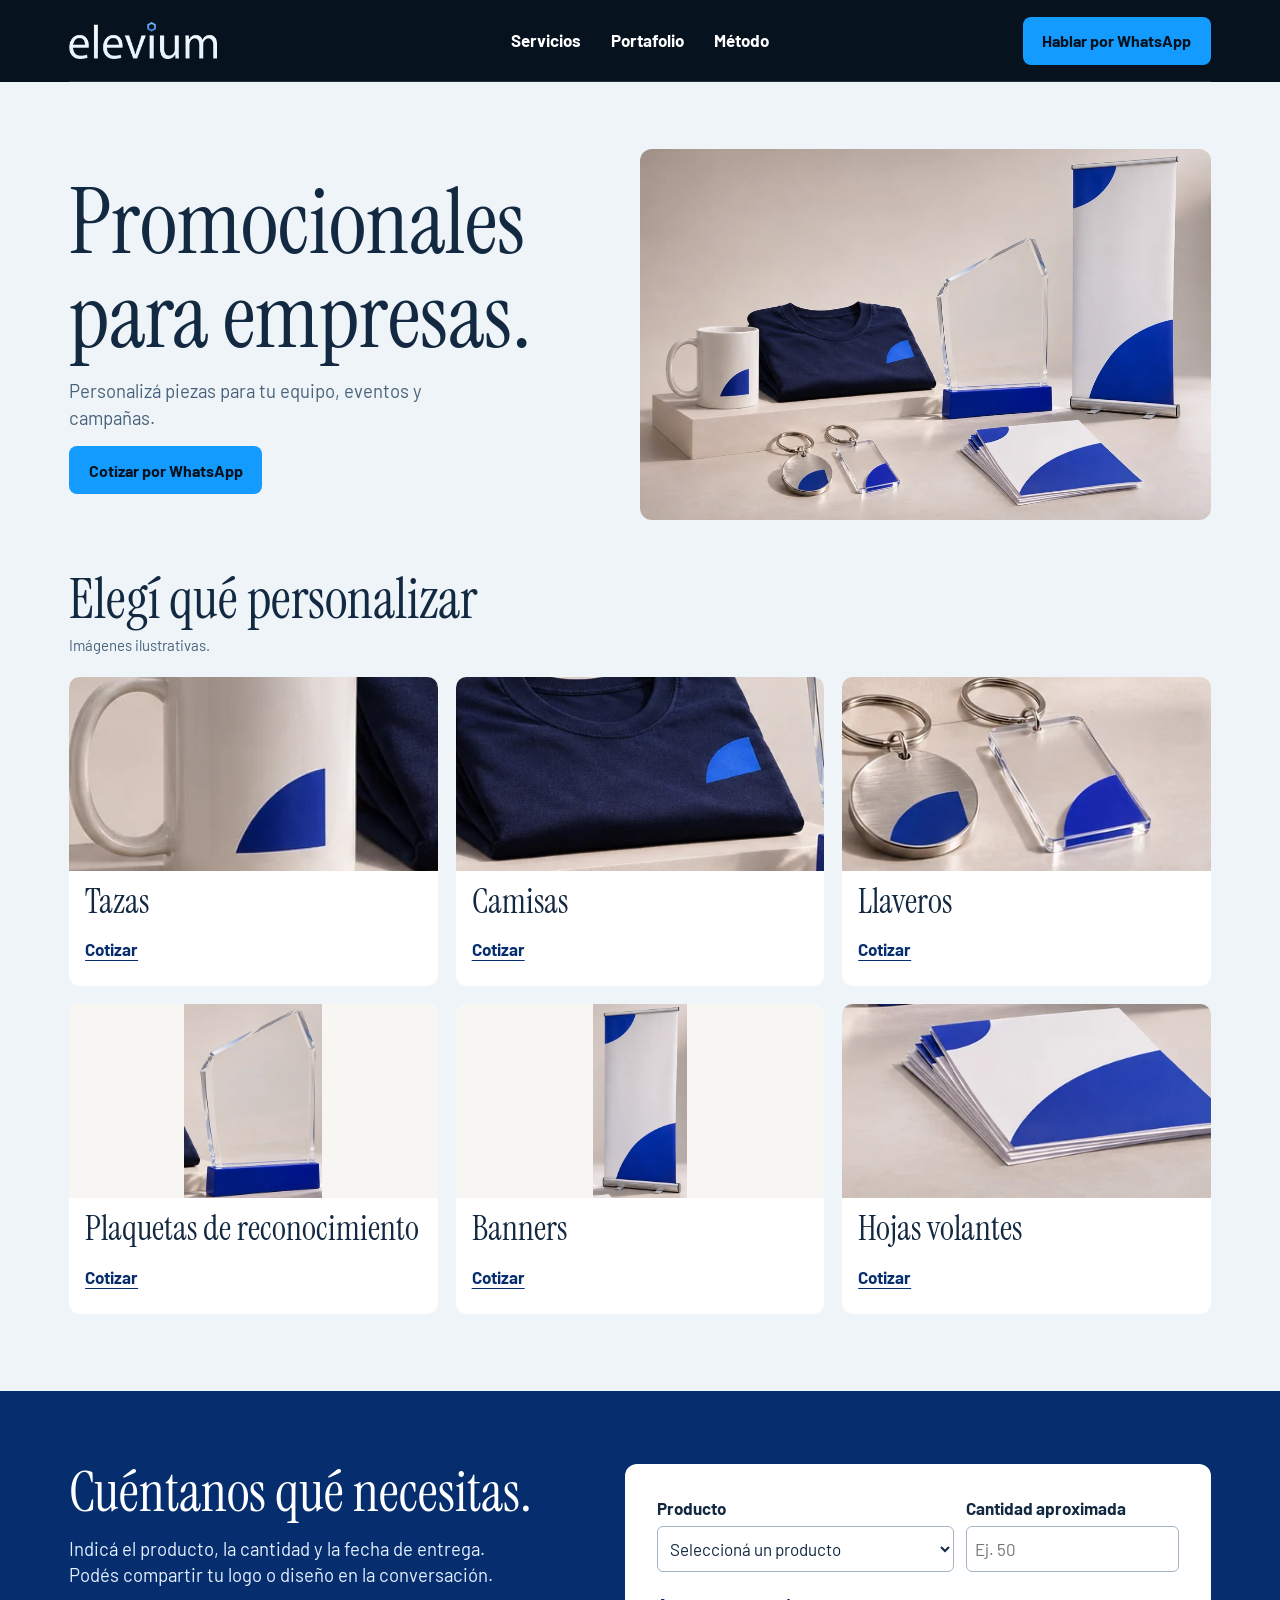
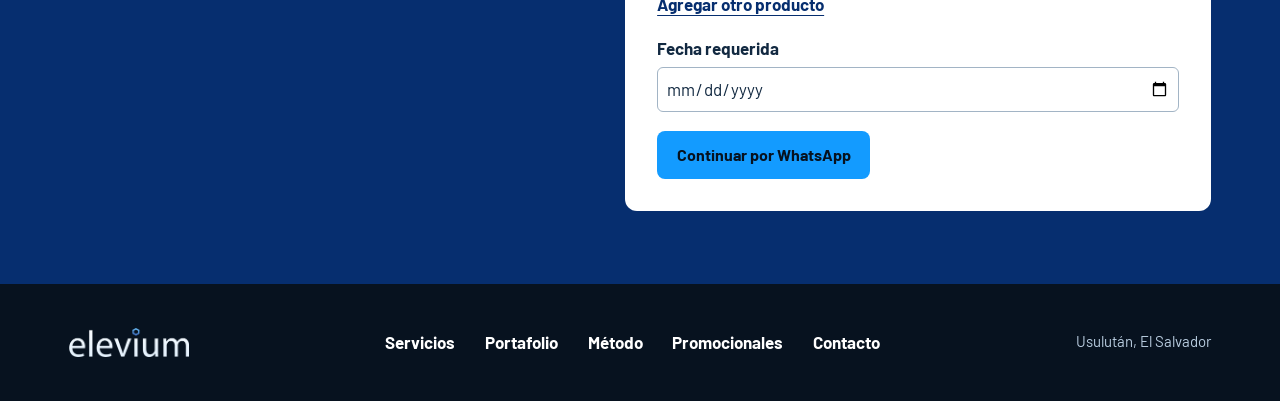
<file: promocionales/index.html>
<!doctype html>
<html lang="es-SV">
<head>
  <meta charset="utf-8">
  <meta name="viewport" content="width=device-width, initial-scale=1">
  <meta name="description" content="Cotizá tazas, camisas, llaveros, plaquetas, banners y hojas volantes personalizados con Elevium.">
  <meta name="theme-color" content="#07121f">
  <title>Promocionales para empresas | Elevium</title>
  <link rel="stylesheet" href="/assets/v2/site.css">
  <script src="/assets/v2/site.js" defer></script>
</head>
<body class="ice">
  <a class="skip-link" href="#contenido">Ir al contenido</a>
  <header class="site-header">
    <div class="shell header-inner">
      <a class="site-logo" href="/" aria-label="Elevium, inicio"><img src="/assets/logo-elevium-white.png" width="250" height="61" alt=""></a>
      <nav class="desktop-nav" aria-label="Navegación principal">
        <a href="/#servicios">Servicios</a>
        <a href="/#proyecto">Portafolio</a>
        <a href="/#metodo">Método</a>
      </nav>
      <a class="button header-contact" href="https://wa.me/50377582172">Hablar por WhatsApp</a>
      <details class="mobile-nav">
        <summary>Menú</summary>
        <nav aria-label="Navegación principal">
          <a href="/#servicios">Servicios</a>
          <a href="/#proyecto">Portafolio</a>
          <a href="/#metodo">Método</a>
          <a href="/promocionales/" aria-current="page">Promocionales</a>
          <a href="https://wa.me/50377582172">Hablar por WhatsApp</a>
        </nav>
      </details>
    </div>
  </header>

  <main id="contenido">
    <section class="shell inner-main promo-intro" aria-labelledby="titulo">
      <div class="section-copy">
        <h1 id="titulo">Promocionales para empresas.</h1>
        <p>Personalizá piezas para tu equipo, eventos y campañas.</p>
        <a class="button" href="#cotizar">Cotizar por WhatsApp</a>
      </div>
      <figure class="promo-photo">
        <img src="/assets/v2/promocionales.webp" width="1100" height="733" alt="Muestra ilustrativa de promocionales para empresas" fetchpriority="high">
      </figure>
    </section>

    <section class="shell catalogue" aria-labelledby="catalogo-titulo">
      <h2 id="catalogo-titulo">Elegí qué personalizar</h2>
      <p class="sample-note">Imágenes ilustrativas.</p>
      <ul class="product-grid">
        <li class="product">
          <img src="/assets/v2/tazas.webp" alt="" loading="lazy" decoding="async">
          <div><h3>Tazas</h3><a class="text-link" href="?producto=tazas#cotizar" aria-label="Cotizar tazas">Cotizar</a></div>
        </li>
        <li class="product">
          <img src="/assets/v2/camisas.webp" alt="" loading="lazy" decoding="async">
          <div><h3>Camisas</h3><a class="text-link" href="?producto=camisas#cotizar" aria-label="Cotizar camisas">Cotizar</a></div>
        </li>
        <li class="product">
          <img src="/assets/v2/llaveros.webp" alt="" loading="lazy" decoding="async">
          <div><h3>Llaveros</h3><a class="text-link" href="?producto=llaveros#cotizar" aria-label="Cotizar llaveros">Cotizar</a></div>
        </li>
        <li class="product">
          <img class="product-tall" src="/assets/v2/plaquetas.webp" alt="" loading="lazy" decoding="async">
          <div><h3>Plaquetas de reconocimiento</h3><a class="text-link" href="?producto=plaquetas#cotizar" aria-label="Cotizar plaquetas de reconocimiento">Cotizar</a></div>
        </li>
        <li class="product">
          <img class="product-tall" src="/assets/v2/banners.webp" alt="" loading="lazy" decoding="async">
          <div><h3>Banners</h3><a class="text-link" href="?producto=banners#cotizar" aria-label="Cotizar banners">Cotizar</a></div>
        </li>
        <li class="product">
          <img src="/assets/v2/hojas-volantes.webp" alt="" loading="lazy" decoding="async">
          <div><h3>Hojas volantes</h3><a class="text-link" href="?producto=hojas-volantes#cotizar" aria-label="Cotizar hojas volantes">Cotizar</a></div>
        </li>
      </ul>
    </section>

    <section class="brand-band section" id="cotizar" aria-labelledby="cotizacion-titulo">
      <div class="shell quote-layout">
        <div class="section-copy">
          <h2 id="cotizacion-titulo">Cuéntanos qué necesitas.</h2>
          <p>Indicá el producto, la cantidad y la fecha de entrega. Podés compartir tu logo o diseño en la conversación.</p>
          <noscript><a class="button button-light" href="https://wa.me/50377582172">Cotizar por WhatsApp</a></noscript>
        </div>
        <form class="quote-form" data-quote hidden>
          <div class="quote-items" data-items>
            <div class="quote-item">
              <label>Producto
                <select name="producto" required>
                  <option value="">Seleccioná un producto</option>
                  <option value="tazas">Tazas</option>
                  <option value="camisas">Camisas</option>
                  <option value="llaveros">Llaveros</option>
                  <option value="plaquetas">Plaquetas de reconocimiento</option>
                  <option value="banners">Banners</option>
                  <option value="hojas-volantes">Hojas volantes</option>
                </select>
              </label>
              <label>Cantidad aproximada
                <input type="number" name="cantidad" inputmode="numeric" min="1" step="1" required placeholder="Ej. 50">
              </label>
              <button type="button" class="text-link remove-product" data-remove hidden>Quitar producto</button>
            </div>
          </div>
          <button type="button" class="text-link add-product" data-add>Agregar otro producto</button>
          <label>Fecha requerida
            <input type="date" name="fecha" required>
          </label>
          <button type="submit" class="button">Continuar por WhatsApp</button>
        </form>
      </div>
    </section>
  </main>

  <footer class="site-footer">
    <div class="shell footer-inner">
      <a class="site-logo" href="/" aria-label="Elevium, inicio"><img src="/assets/logo-elevium-white.png" width="250" height="61" alt=""></a>
      <nav aria-label="Pie de página">
        <a href="/#servicios">Servicios</a>
        <a href="/#proyecto">Portafolio</a>
        <a href="/#metodo">Método</a>
        <a href="/promocionales/" aria-current="page">Promocionales</a>
        <a href="/contacto.html">Contacto</a>
      </nav>
      <p>Usulután, El Salvador</p>
    </div>
  </footer>
</body>
</html>
</file>
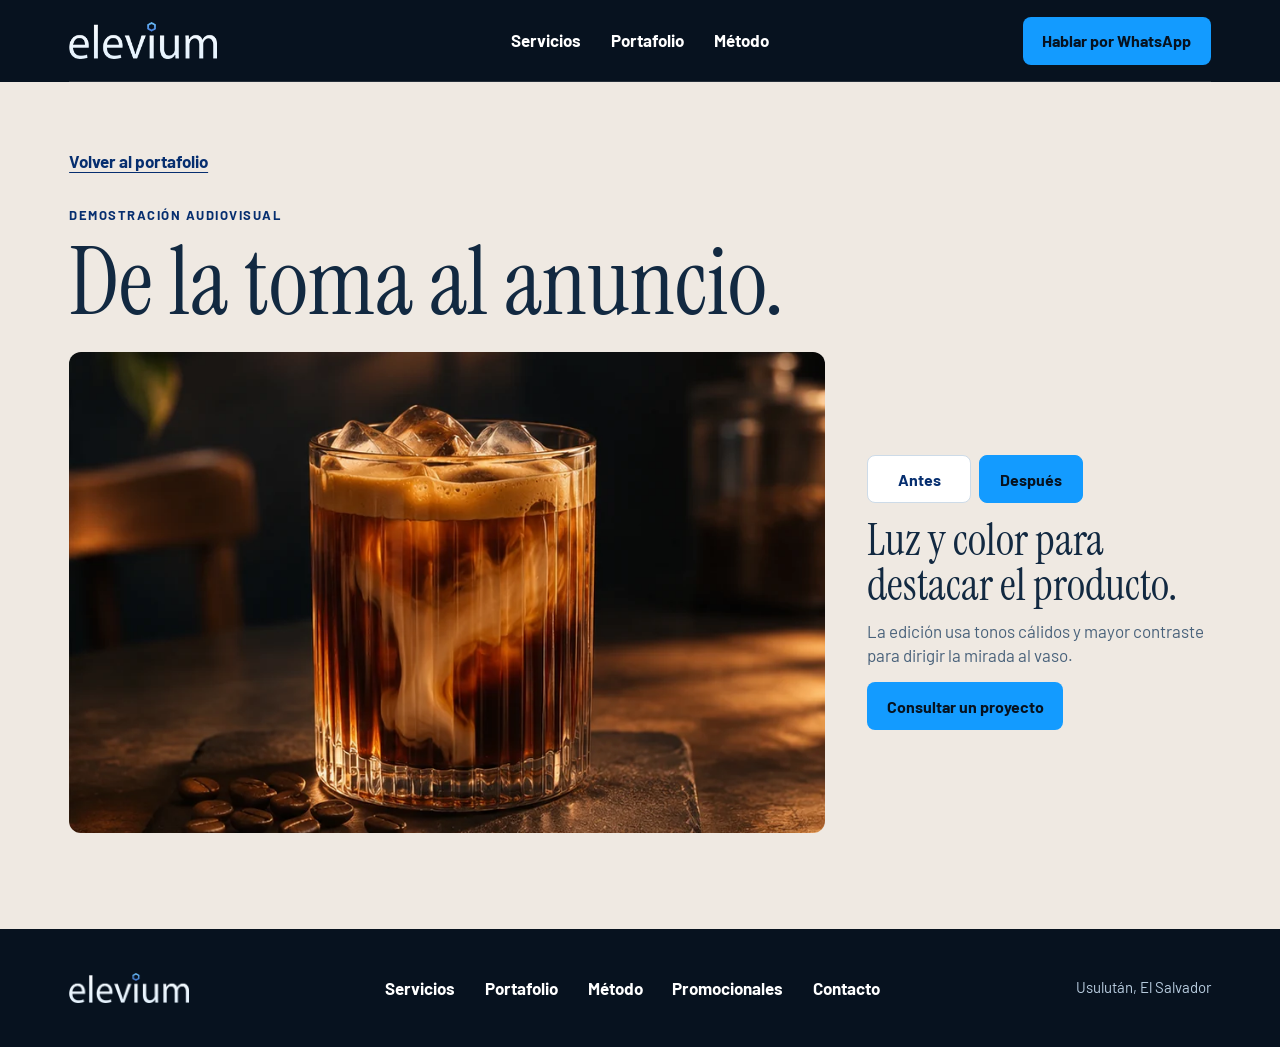
<file: portafolio/de-la-toma-al-anuncio/index.html>
<!doctype html>
<html lang="es-SV">
<head>
  <meta charset="utf-8">
  <meta name="viewport" content="width=device-width, initial-scale=1">
  <meta name="description" content="Compará el antes y el después de una demostración audiovisual de Elevium.">
  <meta name="theme-color" content="#07121f">
  <title>De la toma al anuncio | Elevium</title>
  <link rel="stylesheet" href="/assets/v2/site.css">
  <script src="/assets/v2/site.js" defer></script>
</head>
<body class="warm">
  <a class="skip-link" href="#contenido">Ir al contenido</a>
  <header class="site-header">
    <div class="shell header-inner">
      <a class="site-logo" href="/" aria-label="Elevium, inicio"><img src="/assets/logo-elevium-white.png" width="250" height="61" alt=""></a>
      <nav class="desktop-nav" aria-label="Navegación principal">
        <a href="/#servicios">Servicios</a>
        <a href="/#proyecto">Portafolio</a>
        <a href="/#metodo">Método</a>
      </nav>
      <a class="button header-contact" href="https://wa.me/50377582172">Hablar por WhatsApp</a>
      <details class="mobile-nav">
        <summary>Menú</summary>
        <nav aria-label="Navegación principal">
          <a href="/#servicios">Servicios</a>
          <a href="/#proyecto">Portafolio</a>
          <a href="/#metodo">Método</a>
          <a href="/promocionales/">Promocionales</a>
          <a href="https://wa.me/50377582172">Hablar por WhatsApp</a>
        </nav>
      </details>
    </div>
  </header>

  <main class="shell inner-main" id="contenido">
    <a class="text-link back-link" href="/#proyecto">Volver al portafolio</a>
    <div class="page-copy">
      <p class="eyebrow">Demostración audiovisual</p>
      <h1>De la toma al anuncio.</h1>
    </div>

    <section class="compare" data-compare aria-label="Comparativa de la toma">
      <figure class="compare-photo" id="comparativa-imagen">
        <img src="/assets/v2/toma-editada.webp" width="887" height="887" alt="Toma editada del café helado, con reflejos ámbar y fondo oscuro" data-after fetchpriority="high">
        <img src="/assets/v2/toma-base.webp" width="887" height="887" alt="Toma base del café helado, con luz suave y colores neutros" data-before hidden>
      </figure>
      <div class="compare-info section-copy">
        <div class="compare-controls" role="group" aria-label="Versión de la imagen" data-compare-controls hidden>
          <button type="button" class="button button-light" aria-pressed="false" aria-controls="comparativa-imagen" data-stage="before">Antes</button>
          <button type="button" class="button button-light" aria-pressed="true" aria-controls="comparativa-imagen" data-stage="after">Después</button>
        </div>
        <noscript><a class="text-link" href="/assets/v2/toma-base.webp">Ver la toma base</a></noscript>
        <div aria-live="polite">
          <h2 data-compare-title>Luz y color para destacar el producto.</h2>
          <p data-compare-description>La edición usa tonos cálidos y mayor contraste para dirigir la mirada al vaso.</p>
        </div>
        <a class="button" href="https://wa.me/50377582172?text=Hola%2C%20Elevium.%20Me%20gustar%C3%ADa%20consultar%20sobre%20un%20proyecto%20audiovisual.">Consultar un proyecto</a>
      </div>
    </section>
  </main>

  <footer class="site-footer">
    <div class="shell footer-inner">
      <a class="site-logo" href="/" aria-label="Elevium, inicio"><img src="/assets/logo-elevium-white.png" width="250" height="61" alt=""></a>
      <nav aria-label="Pie de página">
        <a href="/#servicios">Servicios</a>
        <a href="/#proyecto">Portafolio</a>
        <a href="/#metodo">Método</a>
        <a href="/promocionales/">Promocionales</a>
        <a href="/contacto.html">Contacto</a>
      </nav>
      <p>Usulután, El Salvador</p>
    </div>
  </footer>
</body>
</html>
</file>
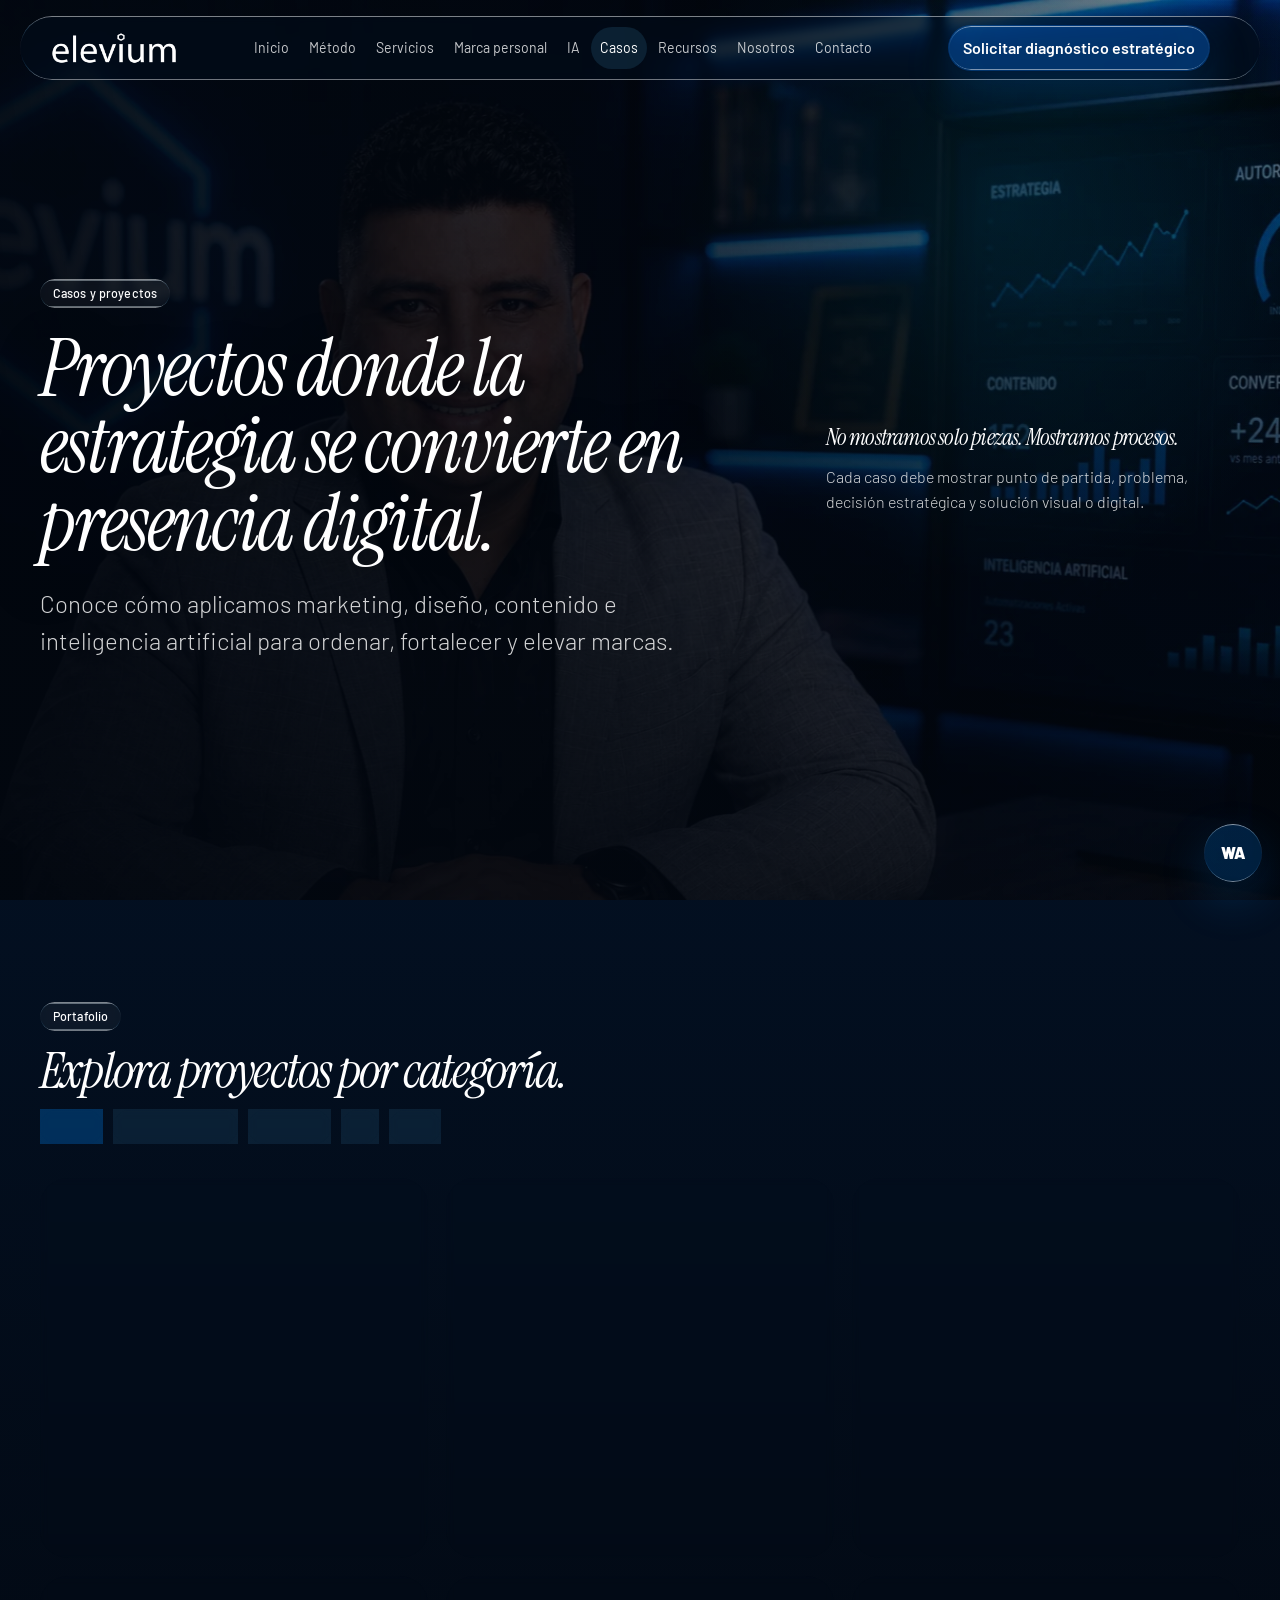
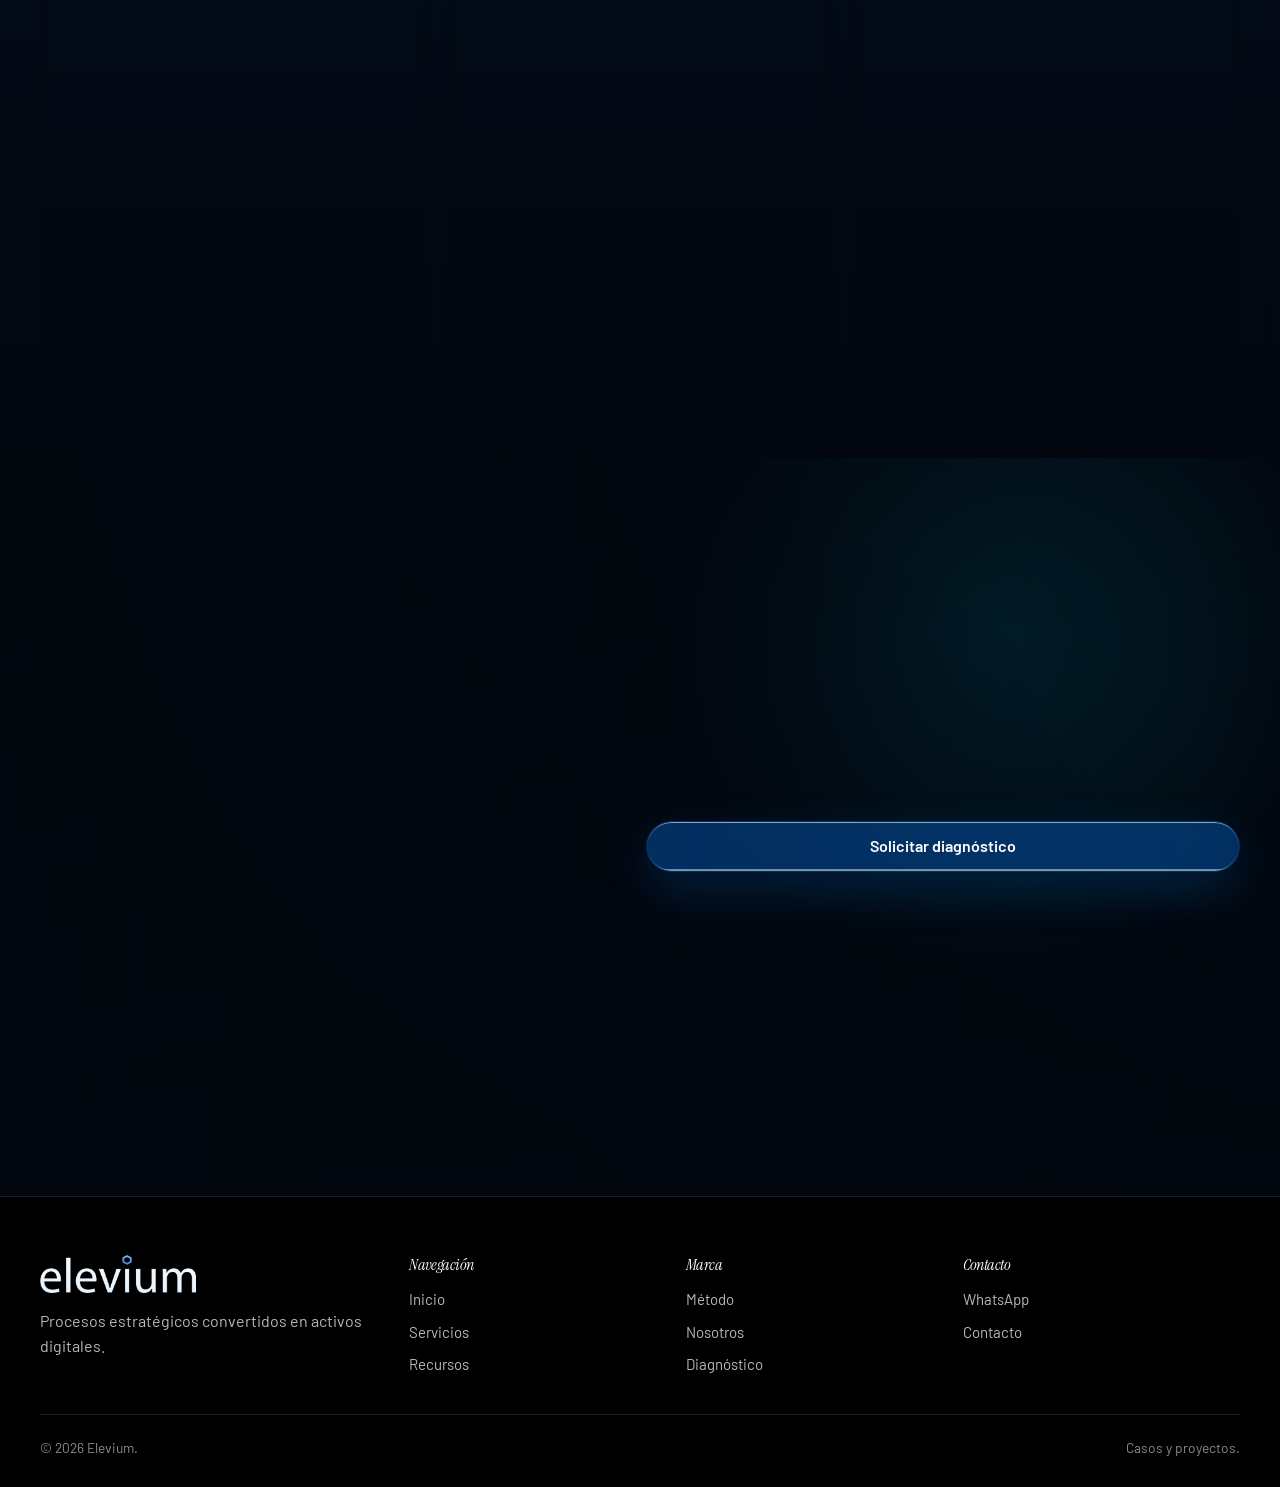
<file: casos.html>
﻿<!doctype html><html lang="es"><head><meta charset="utf-8"><meta name="viewport" content="width=device-width, initial-scale=1"><title>Casos y Proyectos de Marketing Digital | Elevium</title><meta name="description" content="Conoce proyectos donde Elevium aplica estrategia, diseño, contenido e inteligencia artificial para elevar marcas."><link rel="stylesheet" href="assets/elevium.css"></head><body>
<header class="site-header"><div class="nav-shell"><a class="brand" href="index.html"><img src="assets/logo-elevium-navy.png" alt="Elevium"></a><nav class="nav-links" data-nav><a href="index.html">Inicio</a><a href="metodo-elevar.html">Método</a><a href="servicios.html">Servicios</a><a href="marca-personal-profesional.html">Marca personal</a><a href="ia-para-negocios.html">IA</a><a class="active" href="casos.html">Casos</a><a href="recursos.html">Recursos</a><a href="sobre-elevium.html">Nosotros</a><a href="contacto.html">Contacto</a></nav><a class="btn btn-primary nav-cta" href="diagnostico.html">Solicitar diagnóstico estratégico</a><button class="menu-toggle" data-menu-toggle aria-label="Abrir menú"><span></span><span></span><span></span></button></div></header>
<main><section class="hero"><div class="container hero-grid"><div class="hero-copy"><span class="eyebrow">Casos y proyectos</span><h1>Proyectos donde la estrategia se convierte en presencia digital.</h1><p class="lead">Conoce cómo aplicamos marketing, diseño, contenido e inteligencia artificial para ordenar, fortalecer y elevar marcas.</p></div><div class="hero-panel" style="padding:28px"><h3 style="color:#fff">No mostramos solo piezas. Mostramos procesos.</h3><p style="margin-top:14px">Cada caso debe mostrar punto de partida, problema, decisión estratégica y solución visual o digital.</p></div></div></section>
<section class="section soft"><div class="container"><div class="section-head"><span class="eyebrow">Portafolio</span><h2>Explora proyectos por categoría.</h2><div class="pill-list" data-filter-group><button class="pill active" data-filter="todos">Todos</button><button class="pill" data-filter="marca">Marca personal</button><button class="pill" data-filter="branding">Branding</button><button class="pill" data-filter="ia">IA</button><button class="pill" data-filter="web">Web</button></div></div><div class="grid-3"><article class="card case-card" data-case="marca"><div class="mock"></div><span class="kicker">Salud · Marca personal</span><h3>Especialista con mensaje claro</h3><p>Ordenamiento de narrativa profesional, pilares educativos y presencia visual más confiable.</p></article><article class="card case-card" data-case="branding"><div class="mock"></div><span class="kicker">Servicios · Branding</span><h3>Identidad para negocio consultivo</h3><p>Rediseño de línea visual, materiales comerciales y sistema de comunicación.</p></article><article class="card case-card" data-case="ia"><div class="mock"></div><span class="kicker">Operación · IA</span><h3>Flujo de atención y seguimiento</h3><p>Diseño de chatbot inicial, captura de datos y automatización de respuesta comercial.</p></article><article class="card case-card" data-case="web"><div class="mock"></div><span class="kicker">Captación · Web</span><h3>Landing estratégica de diagnóstico</h3><p>Página, formulario y recurso de captación para convertir visitantes en prospectos.</p></article><article class="card case-card" data-case="marca"><div class="mock"></div><span class="kicker">Educación · Contenido</span><h3>Sistema mensual de autoridad</h3><p>Calendario, guiones, carruseles y CTAs alineados a una propuesta profesional.</p></article><article class="card case-card" data-case="branding"><div class="mock"></div><span class="kicker">Negocio local · Diseño</span><h3>Percepción visual elevada</h3><p>Diseño de piezas, presentación y recursos visuales para mejorar confianza.</p></article></div></div></section>
<section class="section dark-band"><div class="container two-col split-center"><div class="section-head"><span class="eyebrow">Tu proceso</span><h2>Tu marca también puede tener un proceso estratégico.</h2><p class="lead">Si quieres que tu presencia digital deje de sentirse improvisada, el primer paso es entender qué necesita mejorar.</p></div><a class="btn btn-primary" href="diagnostico.html">Solicitar diagnóstico</a></div></section></main>
<footer class="site-footer"><div class="container footer-grid"><div><img src="assets/logo-elevium-white.png" alt="Elevium"><p>Procesos estratégicos convertidos en activos digitales.</p></div><div><h3>Navegación</h3><div class="footer-list"><a href="index.html">Inicio</a><a href="servicios.html">Servicios</a><a href="recursos.html">Recursos</a></div></div><div><h3>Marca</h3><div class="footer-list"><a href="metodo-elevar.html">Método</a><a href="sobre-elevium.html">Nosotros</a><a href="diagnostico.html">Diagnóstico</a></div></div><div><h3>Contacto</h3><div class="footer-list"><a href="https://wa.me/50377582172">WhatsApp</a><a href="contacto.html">Contacto</a></div></div></div><div class="container footer-bottom"><span>© 2026 Elevium.</span><span>Casos y proyectos.</span></div></footer><a class="whatsapp-float" href="https://wa.me/50377582172" aria-label="WhatsApp">WA</a><script src="assets/elevium.js"></script></body></html>
</file>
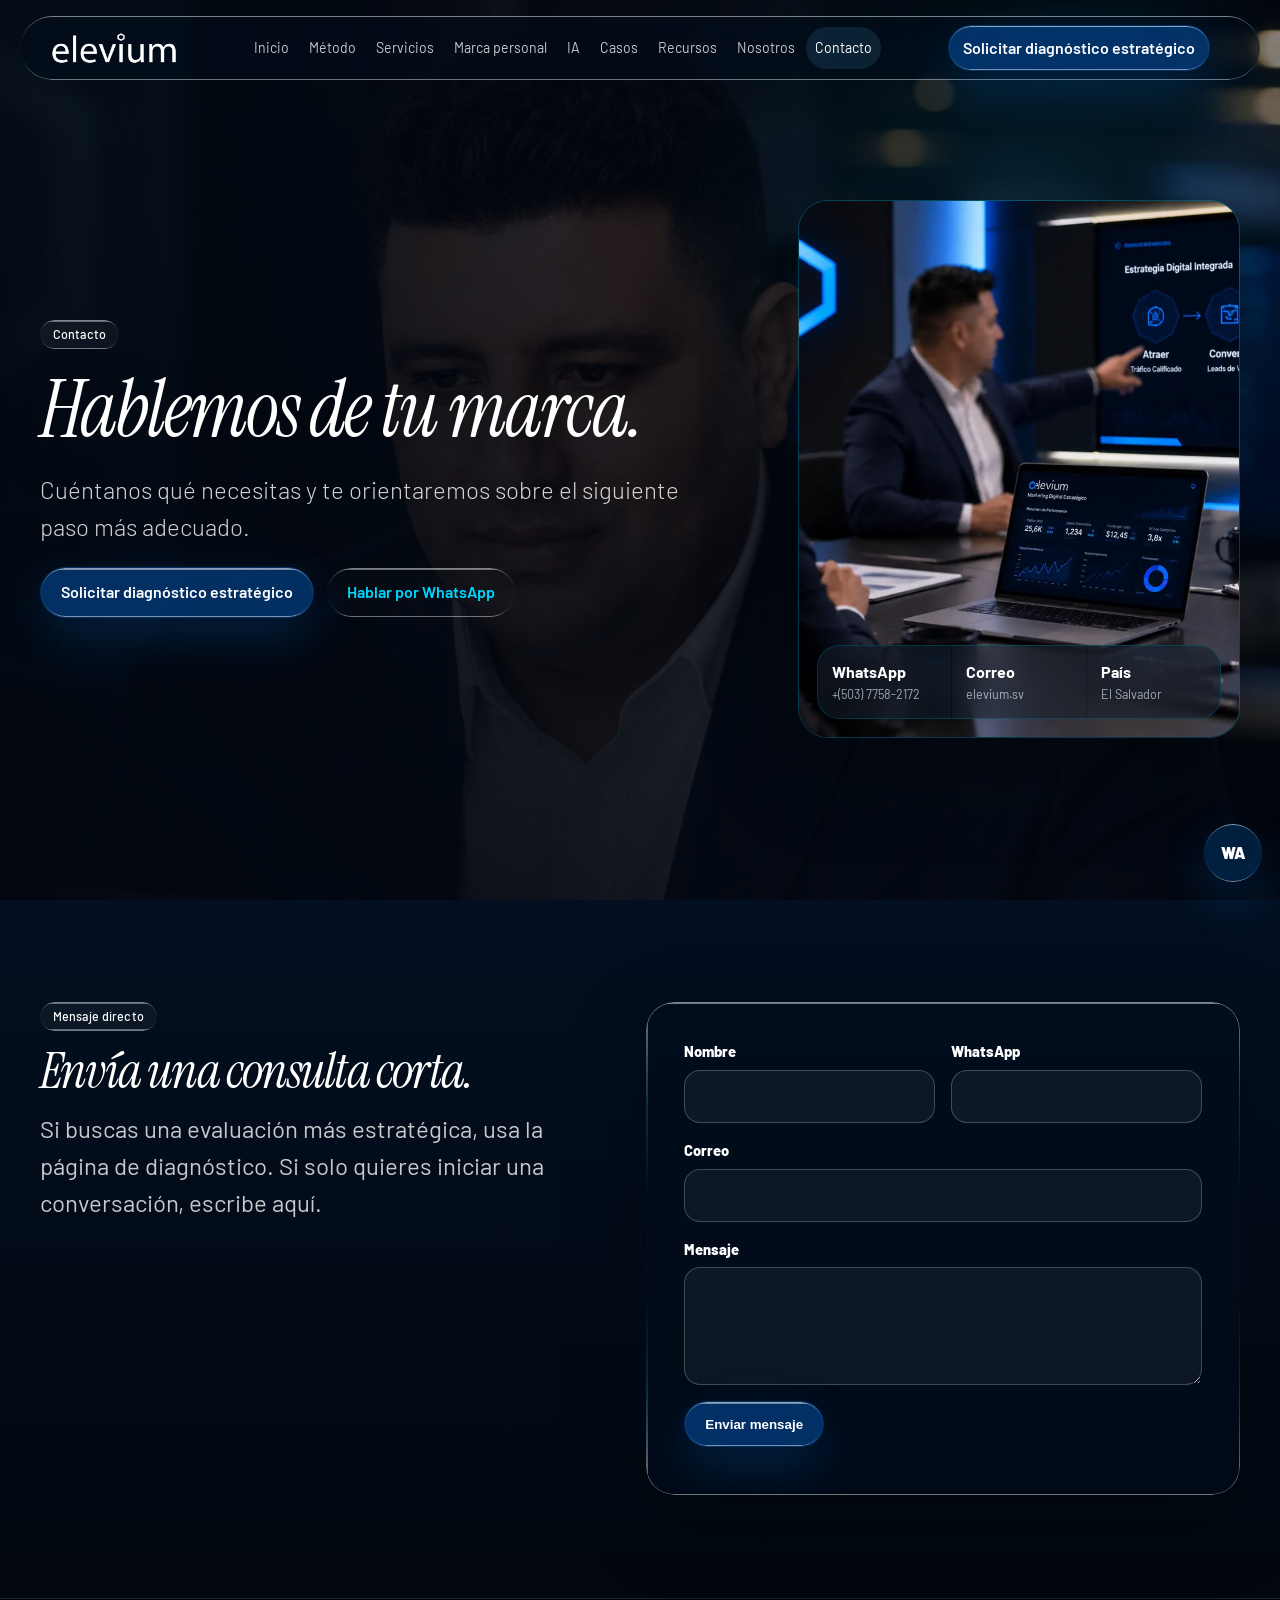
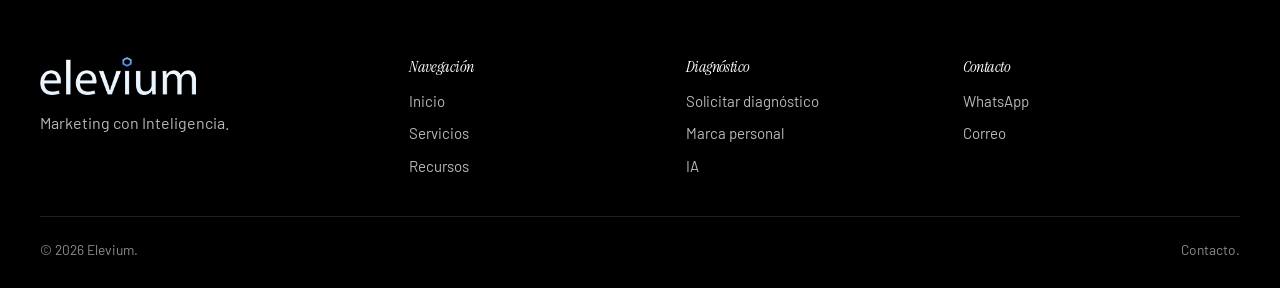
<file: contacto.html>
﻿<!doctype html><html lang="es"><head><meta charset="utf-8"><meta name="viewport" content="width=device-width, initial-scale=1"><title>Contacto | Elevium</title><meta name="description" content="Cuéntanos qué necesitas y te orientaremos sobre el siguiente paso más adecuado para tu marca."><link rel="stylesheet" href="assets/elevium.css"></head><body>
<header class="site-header"><div class="nav-shell"><a class="brand" href="index.html"><img src="assets/logo-elevium-navy.png" alt="Elevium"></a><nav class="nav-links" data-nav><a href="index.html">Inicio</a><a href="metodo-elevar.html">Método</a><a href="servicios.html">Servicios</a><a href="marca-personal-profesional.html">Marca personal</a><a href="ia-para-negocios.html">IA</a><a href="casos.html">Casos</a><a href="recursos.html">Recursos</a><a href="sobre-elevium.html">Nosotros</a><a class="active" href="contacto.html">Contacto</a></nav><a class="btn btn-primary nav-cta" href="diagnostico.html">Solicitar diagnóstico estratégico</a><button class="menu-toggle" data-menu-toggle aria-label="Abrir menú"><span></span><span></span><span></span></button></div></header>
<main><section class="hero"><div class="container hero-grid"><div class="hero-copy"><span class="eyebrow">Contacto</span><h1>Hablemos de tu marca.</h1><p class="lead">Cuéntanos qué necesitas y te orientaremos sobre el siguiente paso más adecuado.</p><div class="actions"><a class="btn btn-primary" href="diagnostico.html">Solicitar diagnóstico estratégico</a><a class="btn btn-ghost" href="https://wa.me/50377582172">Hablar por WhatsApp</a></div></div><aside class="hero-panel showcase-card studio-shot"><img src="mpfs4k56-ChatGPT-Image-21-may-2026_-11_34_19-a.m.-_2_.webp" alt="Reunión estratégica Elevium en estudio con pantallas y sistema digital"><div class="showcase-caption"><div><strong>WhatsApp</strong><span>+(503) 7758-2172</span></div><div><strong>Correo</strong><span>elevium.sv</span></div><div><strong>País</strong><span>El Salvador</span></div></div></aside></div></section>
<section class="section soft"><div class="container two-col"><div class="section-head"><span class="eyebrow">Mensaje directo</span><h2>Envía una consulta corta.</h2><p class="lead">Si buscas una evaluación más estratégica, usa la página de diagnóstico. Si solo quieres iniciar una conversación, escribe aquí.</p></div><form class="form-card" data-lead-form="contacto" data-success="gracias-diagnostico.html" method="post" novalidate><div class="form-grid"><div class="field"><label for="nombre">Nombre</label><input id="nombre" name="nombre" autocomplete="name" required></div><div class="field"><label for="whatsapp">WhatsApp</label><input id="whatsapp" name="whatsapp" inputmode="tel" required></div><div class="field full"><label for="correo">Correo</label><input id="correo" name="correo" type="email" autocomplete="email" required></div><div class="field full"><label for="mensaje">Mensaje</label><textarea id="mensaje" name="mensaje" required></textarea></div></div><button class="btn btn-primary" type="submit" style="margin-top:16px">Enviar mensaje</button><p class="form-note" data-form-status style="margin-top:10px"></p></form></div></section></main>
<footer class="site-footer"><div class="container footer-grid"><div><img src="assets/logo-elevium-white.png" alt="Elevium"><p>Marketing con Inteligencia.</p></div><div><h3>Navegación</h3><div class="footer-list"><a href="index.html">Inicio</a><a href="servicios.html">Servicios</a><a href="recursos.html">Recursos</a></div></div><div><h3>Diagnóstico</h3><div class="footer-list"><a href="diagnostico.html">Solicitar diagnóstico</a><a href="marca-personal-profesional.html">Marca personal</a><a href="ia-para-negocios.html">IA</a></div></div><div><h3>Contacto</h3><div class="footer-list"><a href="https://wa.me/50377582172">WhatsApp</a><a href="mailto:elevium.sv@gmail.com">Correo</a></div></div></div><div class="container footer-bottom"><span>© 2026 Elevium.</span><span>Contacto.</span></div></footer><a class="whatsapp-float" href="https://wa.me/50377582172" aria-label="WhatsApp">WA</a><script src="assets/elevium.js"></script></body></html>
</file>
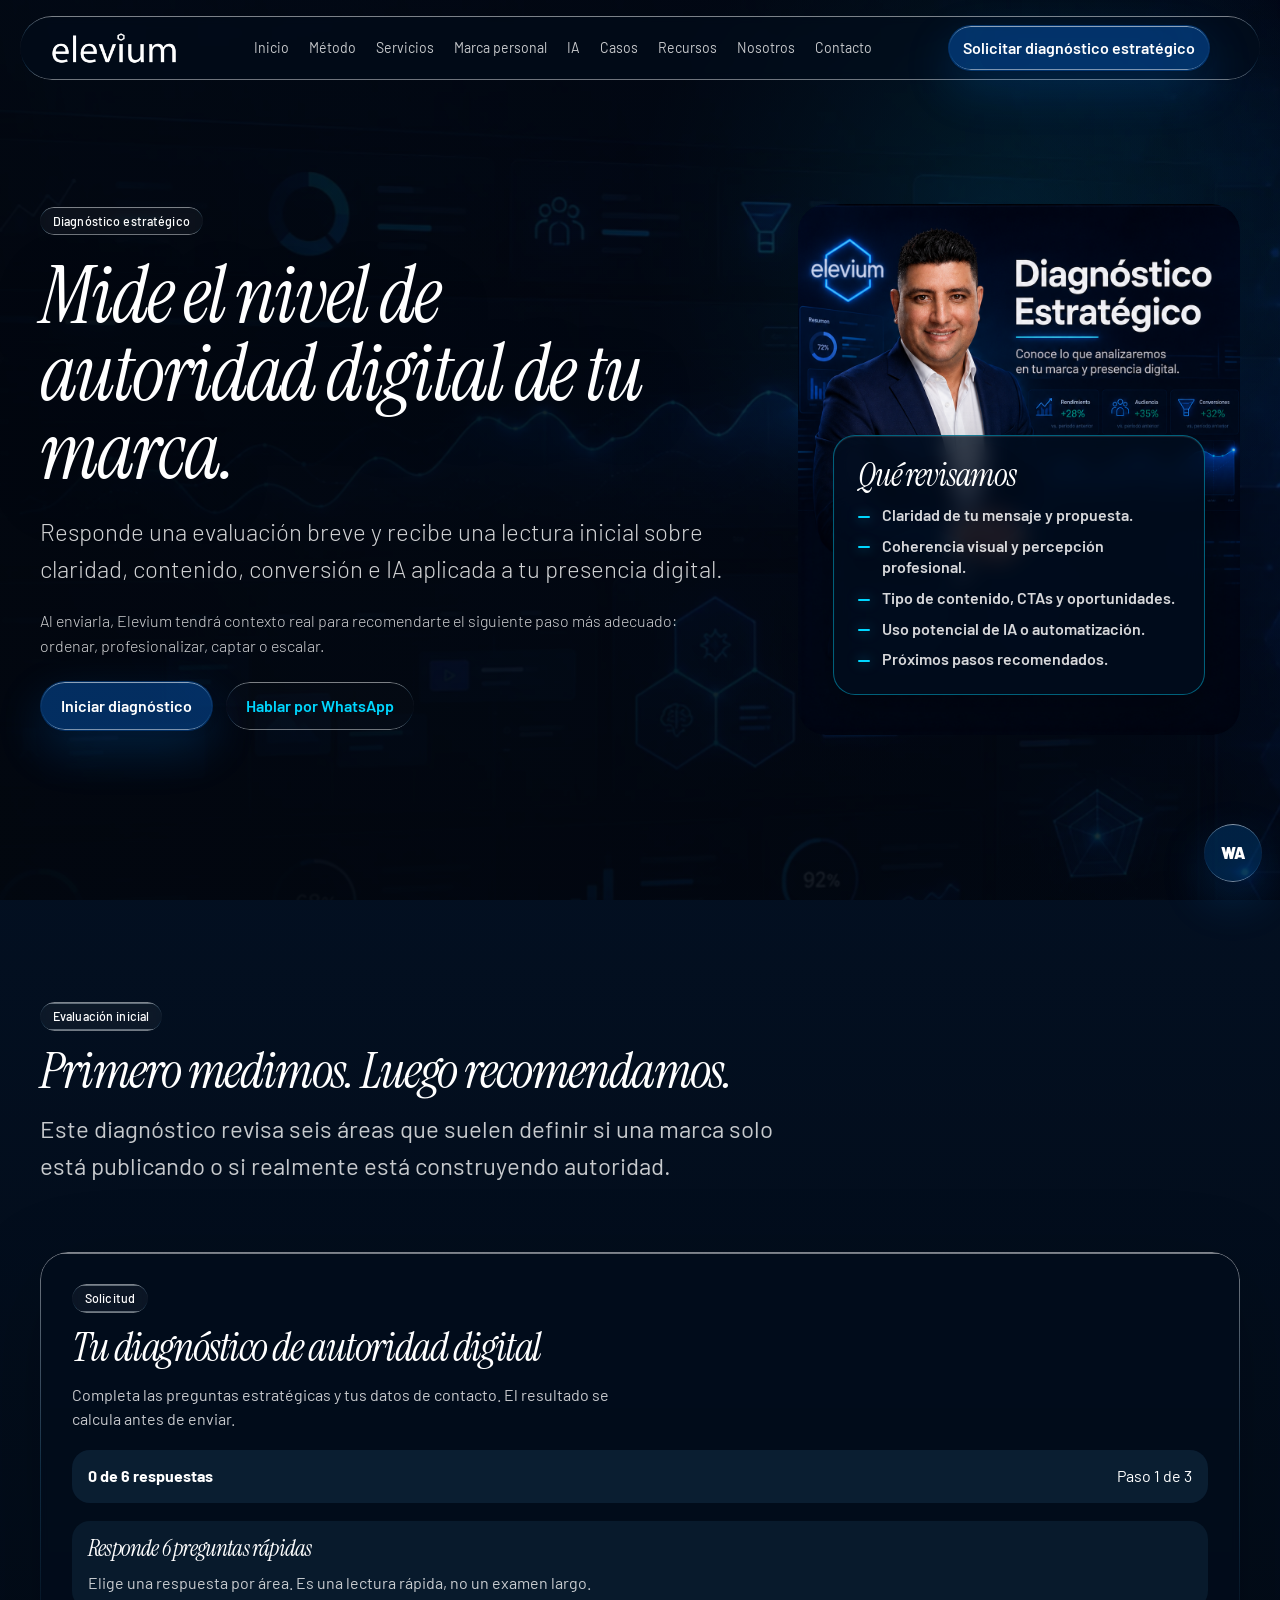
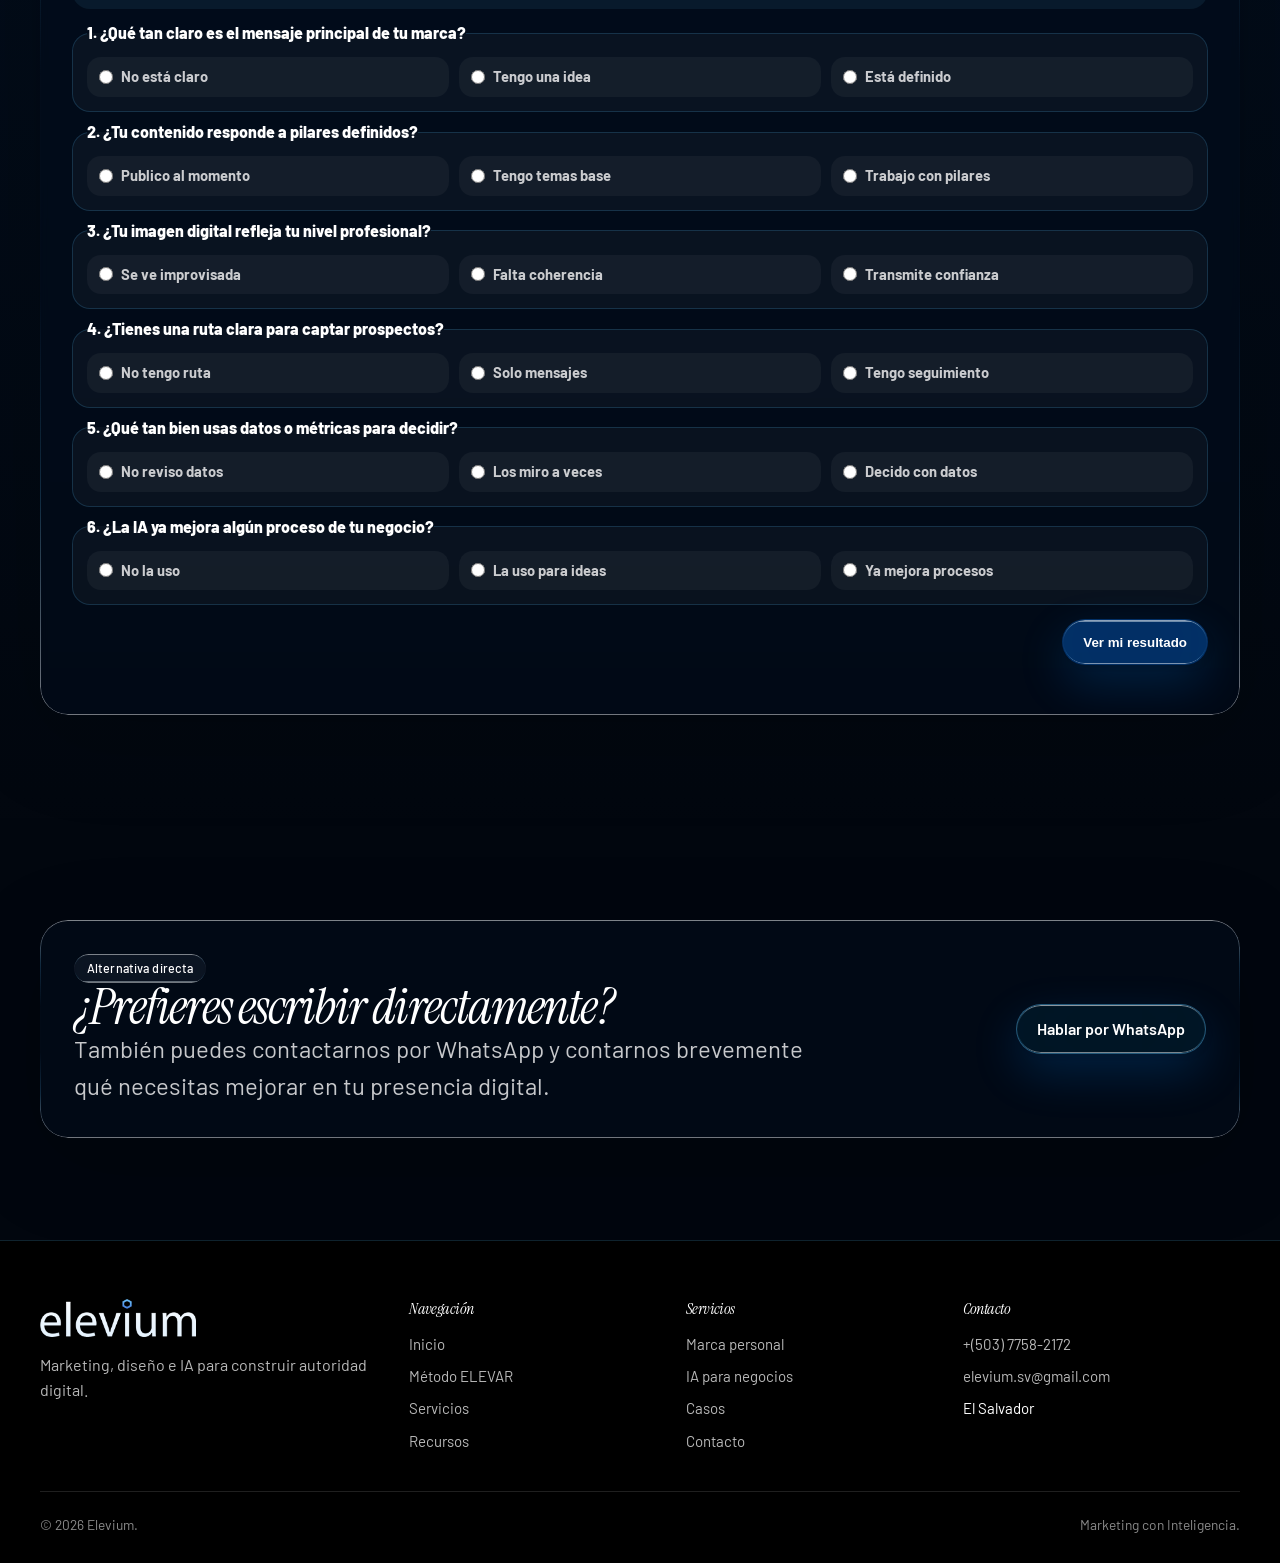
<file: diagnostico.html>
﻿<!doctype html>
<html lang="es">
<head>
  <meta charset="utf-8">
  <meta name="viewport" content="width=device-width, initial-scale=1">
  <title>Solicita tu Diagnóstico Estratégico | Elevium</title>
  <meta name="description" content="Evalúa tu presencia digital y descubre oportunidades para comunicar con más claridad, autoridad y estrategia.">
  <link rel="stylesheet" href="assets/elevium.css">
</head>
<body>
  <header class="site-header">
    <div class="nav-shell">
      <a class="brand" href="index.html" aria-label="Elevium"><img src="assets/logo-elevium-navy.png" alt="Elevium"></a>
      <nav class="nav-links" data-nav>
        <a href="index.html">Inicio</a>
        <a href="metodo-elevar.html">Método</a>
        <a href="servicios.html">Servicios</a>
        <a href="marca-personal-profesional.html">Marca personal</a>
        <a href="ia-para-negocios.html">IA</a>
        <a href="casos.html">Casos</a>
        <a href="recursos.html">Recursos</a>
        <a href="sobre-elevium.html">Nosotros</a>
      </nav>
      <a class="btn btn-primary nav-cta active" href="diagnostico.html">Solicitar diagnóstico estratégico</a>
      <button class="menu-toggle" data-menu-toggle aria-label="Abrir menú" aria-expanded="false"><span></span><span></span><span></span></button>
    </div>
  </header>

  <main>
    <section class="hero">
      <div class="container hero-grid">
        <div class="hero-copy">
          <span class="eyebrow">Diagnóstico estratégico</span>
          <h1>Mide el nivel de autoridad digital de tu marca.</h1>
          <p class="lead">Responde una evaluación breve y recibe una lectura inicial sobre claridad, contenido, conversión e IA aplicada a tu presencia digital.</p>
          <p>Al enviarla, Elevium tendrá contexto real para recomendarte el siguiente paso más adecuado: ordenar, profesionalizar, captar o escalar.</p>
          <div class="actions">
            <a class="btn btn-primary" href="#diagnostico-interactivo">Iniciar diagnóstico</a>
            <a class="btn btn-ghost" href="https://wa.me/50377582172?text=Hola%2C%20quiero%20solicitar%20un%20diagn%C3%B3stico%20para%20mi%20marca%20con%20Elevium.">Hablar por WhatsApp</a>
          </div>
        </div>
        <aside class="hero-panel diagnostic-image">
          <img class="panel-image" src="assets/diagnostico-estrategico-base.png" alt="Diagnóstico estratégico Elevium">
          <div class="diagnostic-review-card" aria-label="Qué revisamos en el diagnóstico">
            <h2>Qué revisamos</h2>
            <ul>
              <li>Claridad de tu mensaje y propuesta.</li>
              <li>Coherencia visual y percepción profesional.</li>
              <li>Tipo de contenido, CTAs y oportunidades.</li>
              <li>Uso potencial de IA o automatización.</li>
              <li>Próximos pasos recomendados.</li>
            </ul>
          </div>
        </aside>
      </div>
    </section>

    <section class="section soft" id="diagnostico-interactivo">
      <div class="container diagnostic-layout">
        <div class="diagnostic-sticky">
          <div class="section-head">
            <span class="eyebrow">Evaluación inicial</span>
            <h2>Primero medimos. Luego recomendamos.</h2>
            <p class="lead">Este diagnóstico revisa seis áreas que suelen definir si una marca solo está publicando o si realmente está construyendo autoridad.</p>
          </div>
        </div>

        <form class="form-card diagnostic-form" data-lead-form="diagnostico" data-success="gracias-diagnostico.html" method="post" novalidate>
          <div class="section-head">
            <span class="eyebrow">Solicitud</span>
            <h2>Tu diagnóstico de autoridad digital</h2>
            <p>Completa las preguntas estratégicas y tus datos de contacto. El resultado se calcula antes de enviar.</p>
          </div>

          <div class="diagnostic-progress">
            <strong data-diagnostic-progress>0 de 6 respuestas</strong>
            <span data-diagnostic-step-label>Paso 1 de 3</span>
          </div>

          <div class="diagnostic-steps" data-diagnostic-steps>
          <section class="diagnostic-step is-active" data-diagnostic-step="1">
          <div class="diagnostic-step-head">
            <h3>Responde 6 preguntas rápidas</h3>
            <p>Elige una respuesta por área. Es una lectura rápida, no un examen largo.</p>
          </div>
          <div class="diagnostic-questions">
            <fieldset class="diagnostic-question" data-diagnostic-question>
              <legend>1. ¿Qué tan claro es el mensaje principal de tu marca?</legend>
              <label><input type="radio" name="claridad_mensaje" value="0" data-score="0" required> No está claro</label>
              <label><input type="radio" name="claridad_mensaje" value="2" data-score="2"> Tengo una idea</label>
              <label><input type="radio" name="claridad_mensaje" value="4" data-score="4"> Está definido</label>
            </fieldset>

            <fieldset class="diagnostic-question" data-diagnostic-question>
              <legend>2. ¿Tu contenido responde a pilares definidos?</legend>
              <label><input type="radio" name="pilares_contenido" value="0" data-score="0" required> Publico al momento</label>
              <label><input type="radio" name="pilares_contenido" value="2" data-score="2"> Tengo temas base</label>
              <label><input type="radio" name="pilares_contenido" value="4" data-score="4"> Trabajo con pilares</label>
            </fieldset>

            <fieldset class="diagnostic-question" data-diagnostic-question>
              <legend>3. ¿Tu imagen digital refleja tu nivel profesional?</legend>
              <label><input type="radio" name="imagen_profesional" value="0" data-score="0" required> Se ve improvisada</label>
              <label><input type="radio" name="imagen_profesional" value="2" data-score="2"> Falta coherencia</label>
              <label><input type="radio" name="imagen_profesional" value="4" data-score="4"> Transmite confianza</label>
            </fieldset>

            <fieldset class="diagnostic-question" data-diagnostic-question>
              <legend>4. ¿Tienes una ruta clara para captar prospectos?</legend>
              <label><input type="radio" name="ruta_captacion" value="0" data-score="0" required> No tengo ruta</label>
              <label><input type="radio" name="ruta_captacion" value="2" data-score="2"> Solo mensajes</label>
              <label><input type="radio" name="ruta_captacion" value="4" data-score="4"> Tengo seguimiento</label>
            </fieldset>

            <fieldset class="diagnostic-question" data-diagnostic-question>
              <legend>5. ¿Qué tan bien usas datos o métricas para decidir?</legend>
              <label><input type="radio" name="medicion" value="0" data-score="0" required> No reviso datos</label>
              <label><input type="radio" name="medicion" value="2" data-score="2"> Los miro a veces</label>
              <label><input type="radio" name="medicion" value="4" data-score="4"> Decido con datos</label>
            </fieldset>

            <fieldset class="diagnostic-question" data-diagnostic-question>
              <legend>6. ¿La IA ya mejora algún proceso de tu negocio?</legend>
              <label><input type="radio" name="ia_aplicada" value="0" data-score="0" required> No la uso</label>
              <label><input type="radio" name="ia_aplicada" value="2" data-score="2"> La uso para ideas</label>
              <label><input type="radio" name="ia_aplicada" value="4" data-score="4"> Ya mejora procesos</label>
            </fieldset>
          </div>
          <div class="step-actions">
            <button class="btn btn-primary" type="button" data-diagnostic-next>Ver mi resultado</button>
          </div>
          </section>

          <section class="diagnostic-step" data-diagnostic-step="2">
          <div class="diagnostic-result" data-diagnostic-result aria-live="polite">
            <div>
              <span data-result-level>Completa el diagnóstico</span>
              <strong data-result-score>--/24</strong>
            </div>
            <h3 data-result-title>Tu resultado aparecerá aquí.</h3>
            <p data-result-copy>Responde las preguntas estratégicas para recibir una lectura inicial antes de enviar tu solicitud.</p>
          </div>
          <div class="step-actions">
            <button class="btn btn-ghost" type="button" data-diagnostic-prev>Volver</button>
            <button class="btn btn-primary" type="button" data-diagnostic-next>Dejar mis datos</button>
          </div>
          </section>

          <input type="hidden" name="diagnostico_puntaje">
          <input type="hidden" name="diagnostico_nivel">
          <input type="hidden" name="diagnostico_recomendacion">

          <section class="diagnostic-step" data-diagnostic-step="3">
          <div class="diagnostic-step-head">
            <h3>Déjanos tus datos</h3>
            <p>Solo pedimos lo necesario para contactarte y revisar tu resultado.</p>
          </div>
          <div class="form-grid contact-fields">
            <div class="field"><label for="nombre">Nombre completo</label><input id="nombre" name="nombre" autocomplete="name" required></div>
            <div class="field"><label for="whatsapp">WhatsApp</label><input id="whatsapp" name="whatsapp" inputmode="tel" required></div>
            <div class="field"><label for="correo">Correo electrónico</label><input id="correo" name="correo" type="email" autocomplete="email" required></div>
            <div class="field"><label for="marca">Marca o negocio</label><input id="marca" name="marca" required></div>
            <div class="field"><label for="servicio">Servicio de interés</label><select id="servicio" name="servicio"><option value="">No estoy seguro</option><option>Marca personal</option><option>Gestión de contenido</option><option>Producción audiovisual</option><option>Branding y diseño</option><option>IA y automatización</option><option>Sitio web</option><option>Capacitación</option></select></div>
            <div class="field"><label for="objetivo">Prioridad principal</label><input id="objetivo" name="objetivo" placeholder="Ej. ordenar contenido, captar clientes, usar IA..."></div>
          </div>

          <p class="form-note">Tu información será utilizada únicamente para contactarte y evaluar tu solicitud. No compartiremos tus datos con terceros.</p>
          <div class="step-actions">
            <button class="btn btn-ghost" type="button" data-diagnostic-prev>Volver</button>
            <button class="btn btn-primary" type="submit">Enviar diagnóstico estratégico</button>
          </div>
          </section>
          </div>
          <p class="form-note" data-form-status aria-live="polite"></p>
        </form>
      </div>
    </section>

    <section class="section">
      <div class="container resource-panel">
        <div>
          <span class="eyebrow">Alternativa directa</span>
          <h2>¿Prefieres escribir directamente?</h2>
          <p class="lead">También puedes contactarnos por WhatsApp y contarnos brevemente qué necesitas mejorar en tu presencia digital.</p>
        </div>
        <a class="btn btn-dark" href="https://wa.me/50377582172?text=Hola%2C%20quiero%20solicitar%20un%20diagn%C3%B3stico%20para%20mi%20marca%20con%20Elevium.">Hablar por WhatsApp</a>
      </div>
    </section>
  </main>

  <footer class="site-footer">
    <div class="container footer-grid">
      <div><img src="assets/logo-elevium-white.png" alt="Elevium"><p>Marketing, diseño e IA para construir autoridad digital.</p></div>
      <div><h3>Navegación</h3><div class="footer-list"><a href="index.html">Inicio</a><a href="metodo-elevar.html">Método ELEVAR</a><a href="servicios.html">Servicios</a><a href="recursos.html">Recursos</a></div></div>
      <div><h3>Servicios</h3><div class="footer-list"><a href="marca-personal-profesional.html">Marca personal</a><a href="ia-para-negocios.html">IA para negocios</a><a href="casos.html">Casos</a><a href="contacto.html">Contacto</a></div></div>
      <div><h3>Contacto</h3><div class="footer-list"><a href="https://wa.me/50377582172">+(503) 7758-2172</a><a href="mailto:elevium.sv@gmail.com">elevium.sv@gmail.com</a><span>El Salvador</span></div></div>
    </div>
    <div class="container footer-bottom"><span>© 2026 Elevium.</span><span>Marketing con Inteligencia.</span></div>
  </footer>
  <a class="whatsapp-float" href="https://wa.me/50377582172" aria-label="WhatsApp">WA</a>
  <script src="assets/elevium.js"></script>
</body>
</html>
</file>
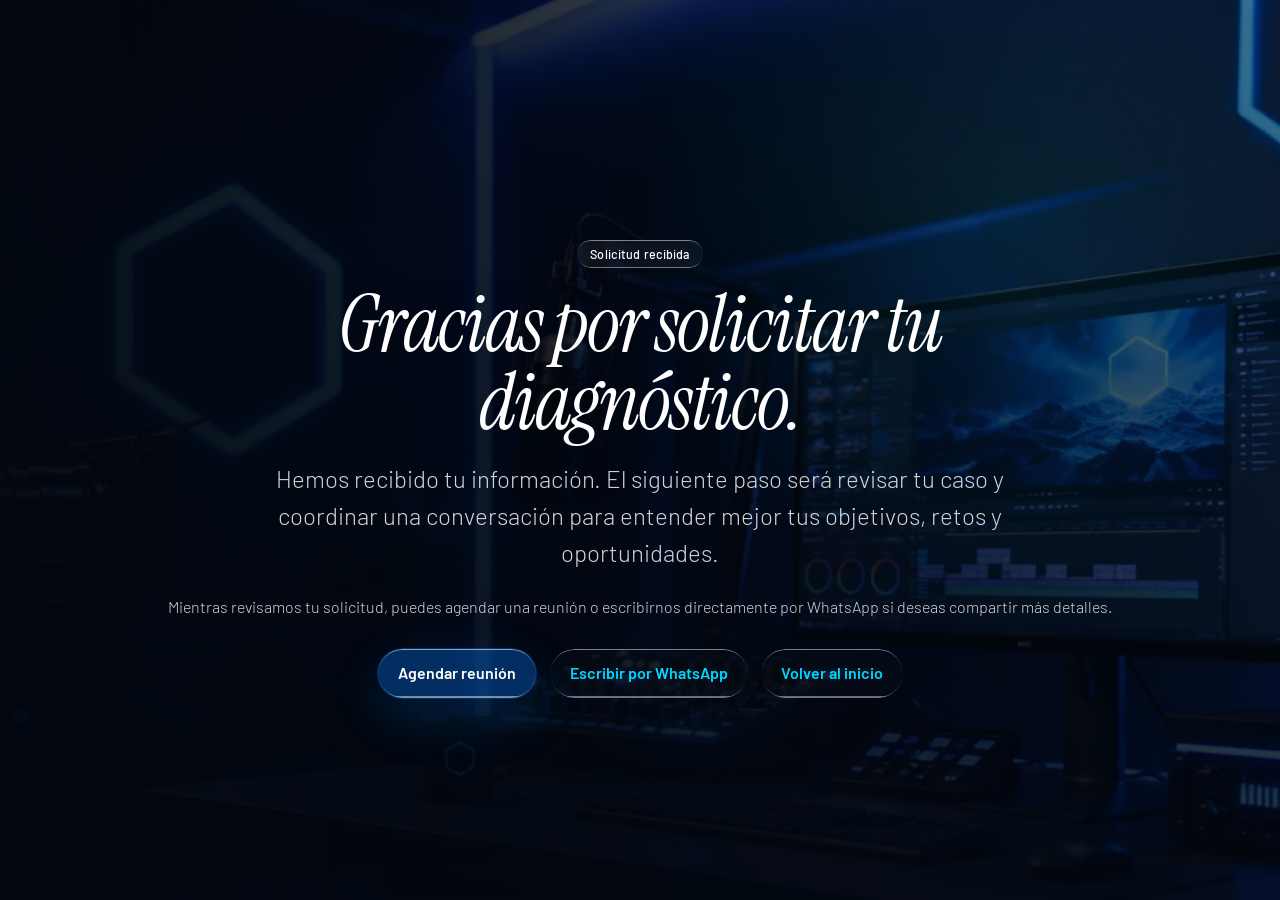
<file: gracias-diagnostico.html>
﻿<!doctype html><html lang="es"><head><meta charset="utf-8"><meta name="viewport" content="width=device-width, initial-scale=1"><title>Gracias por solicitar tu diagnóstico | Elevium</title><meta name="description" content="Hemos recibido tu solicitud de diagnóstico estratégico."><link rel="stylesheet" href="assets/elevium.css"></head><body>
<main class="hero thank-you"><div class="container"><span class="eyebrow">Solicitud recibida</span><h1 style="margin:18px auto">Gracias por solicitar tu diagnóstico.</h1><p class="lead" style="margin:0 auto 24px">Hemos recibido tu información. El siguiente paso será revisar tu caso y coordinar una conversación para entender mejor tus objetivos, retos y oportunidades.</p><p>Mientras revisamos tu solicitud, puedes agendar una reunión o escribirnos directamente por WhatsApp si deseas compartir más detalles.</p><div class="actions" style="justify-content:center;margin-top:28px"><a class="btn btn-primary" href="contacto.html">Agendar reunión</a><a class="btn btn-ghost" href="https://wa.me/50377582172">Escribir por WhatsApp</a><a class="btn btn-ghost" href="index.html">Volver al inicio</a></div></div></main><script src="assets/elevium.js"></script></body></html>
</file>
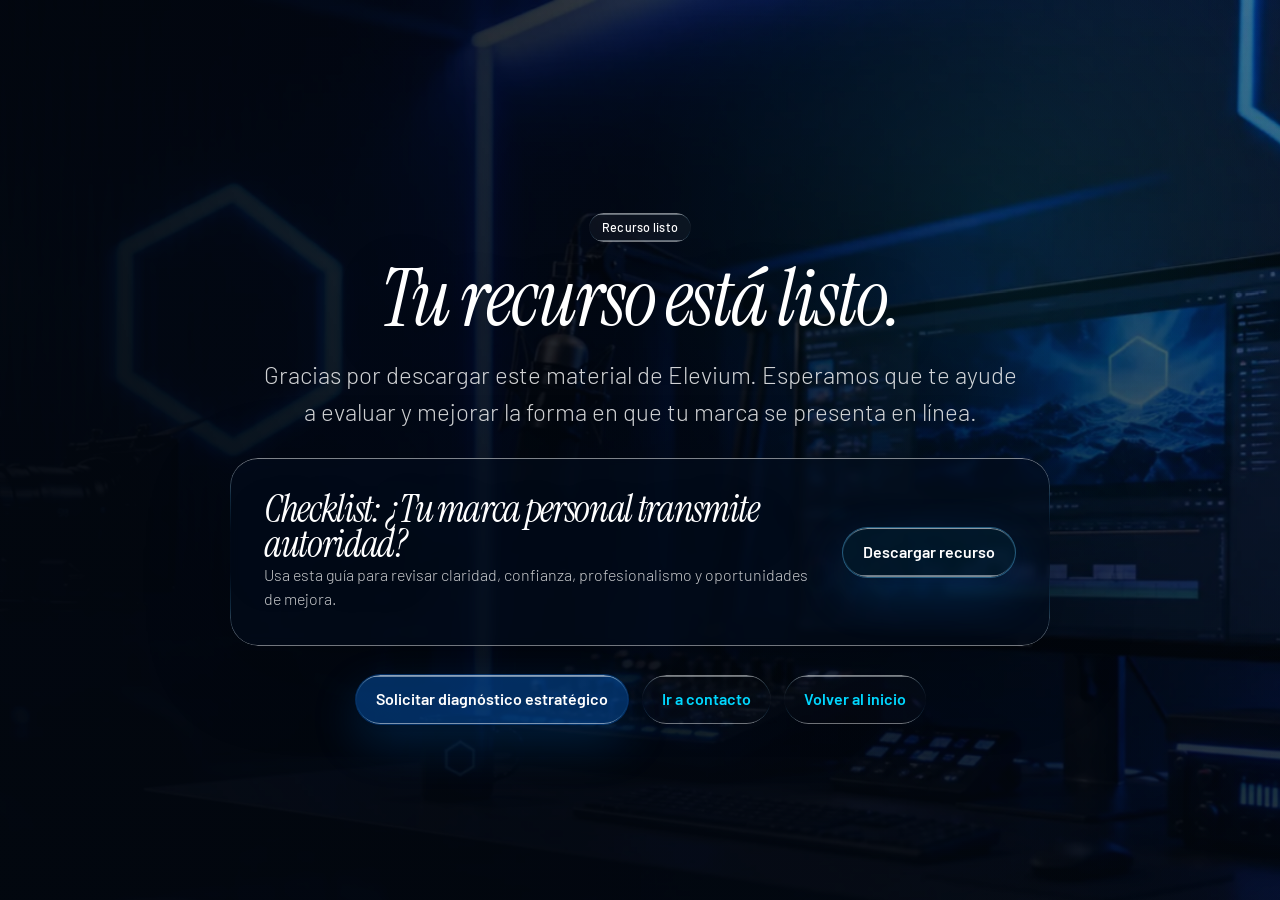
<file: gracias-recurso.html>
﻿<!doctype html><html lang="es"><head><meta charset="utf-8"><meta name="viewport" content="width=device-width, initial-scale=1"><title>Tu recurso está listo | Elevium</title><meta name="description" content="Gracias por descargar el recurso de Elevium."><link rel="stylesheet" href="assets/elevium.css"></head><body>
<main class="hero thank-you"><div class="container"><span class="eyebrow">Recurso listo</span><h1 style="margin:18px auto">Tu recurso está listo.</h1><p class="lead" style="margin:0 auto 24px">Gracias por descargar este material de Elevium. Esperamos que te ayude a evaluar y mejorar la forma en que tu marca se presenta en línea.</p><div class="resource-panel" style="text-align:left;margin:28px auto;max-width:820px"><div><h2 style="font-size:clamp(1.6rem,3vw,2.6rem)">Checklist: ¿Tu marca personal transmite autoridad?</h2><p>Usa esta guía para revisar claridad, confianza, profesionalismo y oportunidades de mejora.</p></div><a class="btn btn-dark" href="recursos.html">Descargar recurso</a></div><div class="actions" style="justify-content:center"><a class="btn btn-primary" href="diagnostico.html">Solicitar diagnóstico estratégico</a><a class="btn btn-ghost" href="contacto.html">Ir a contacto</a><a class="btn btn-ghost" href="index.html">Volver al inicio</a></div></div></main><script src="assets/elevium.js"></script></body></html>
</file>
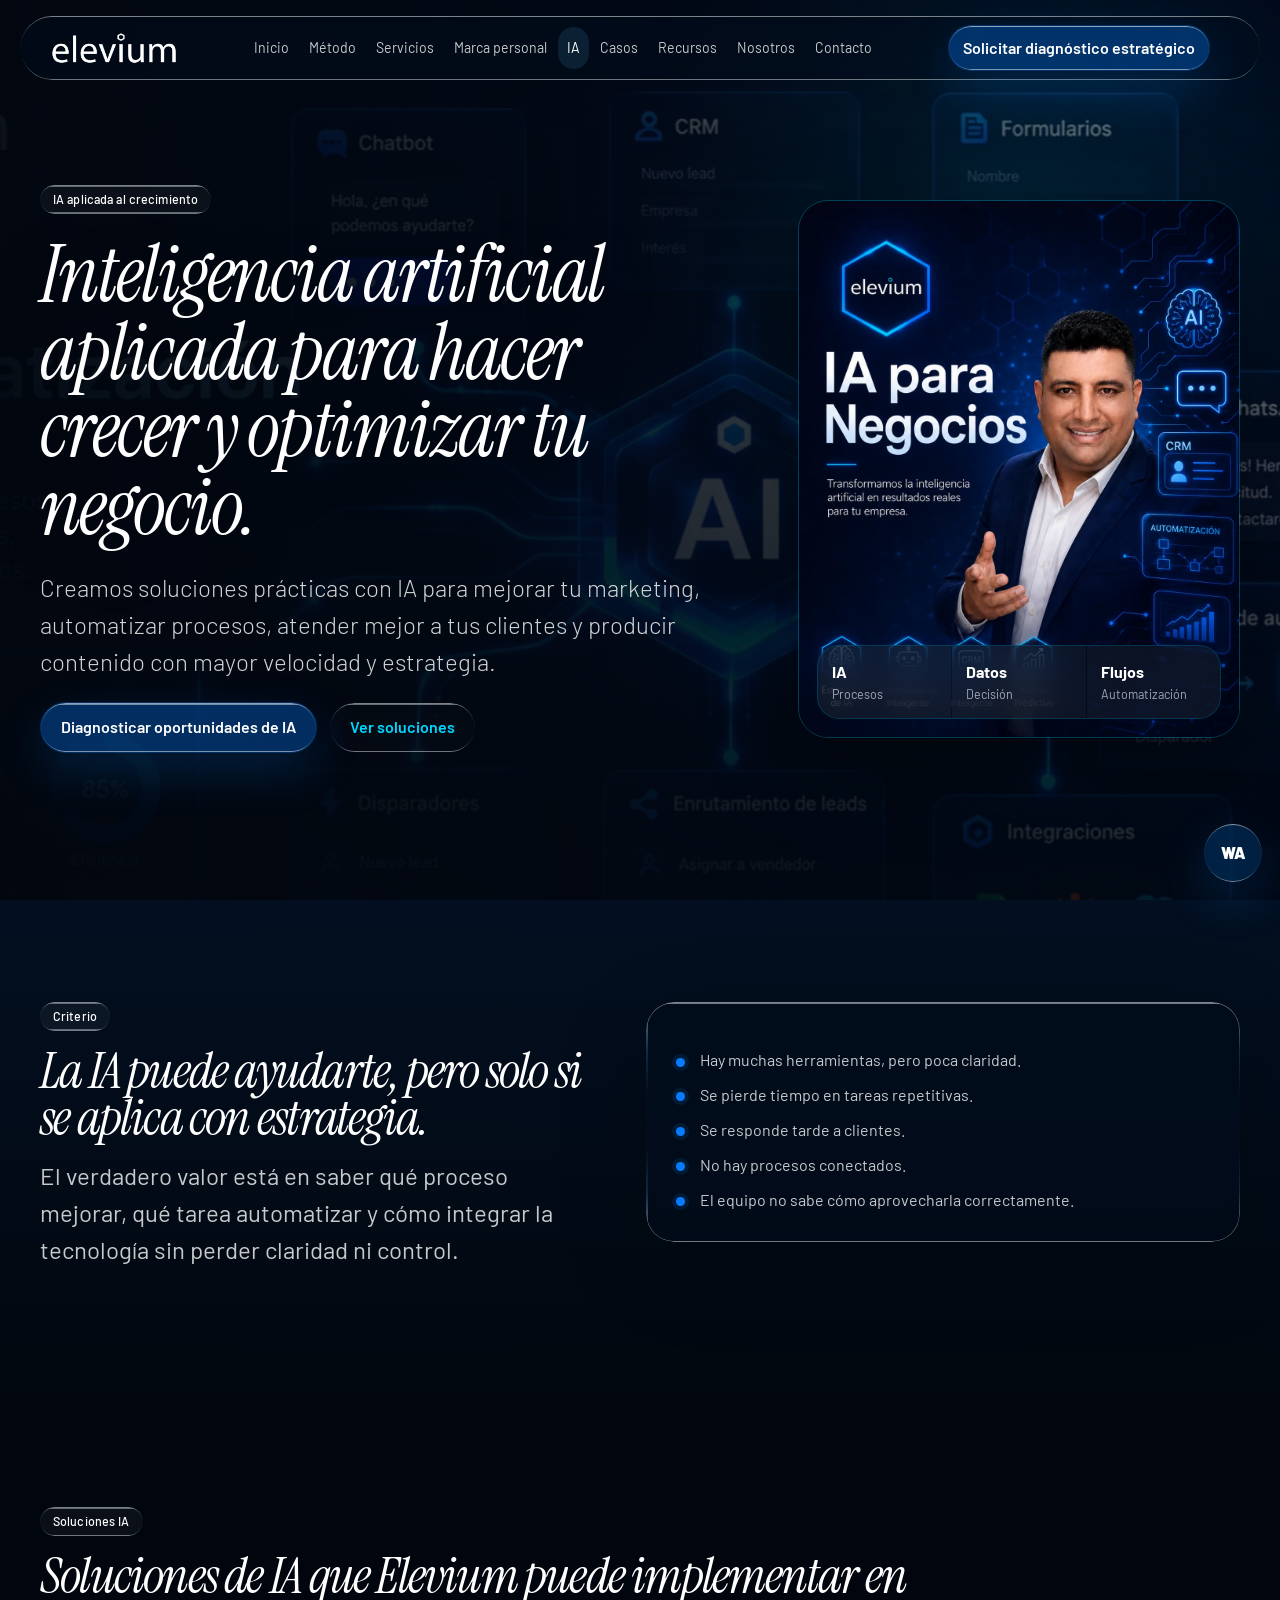
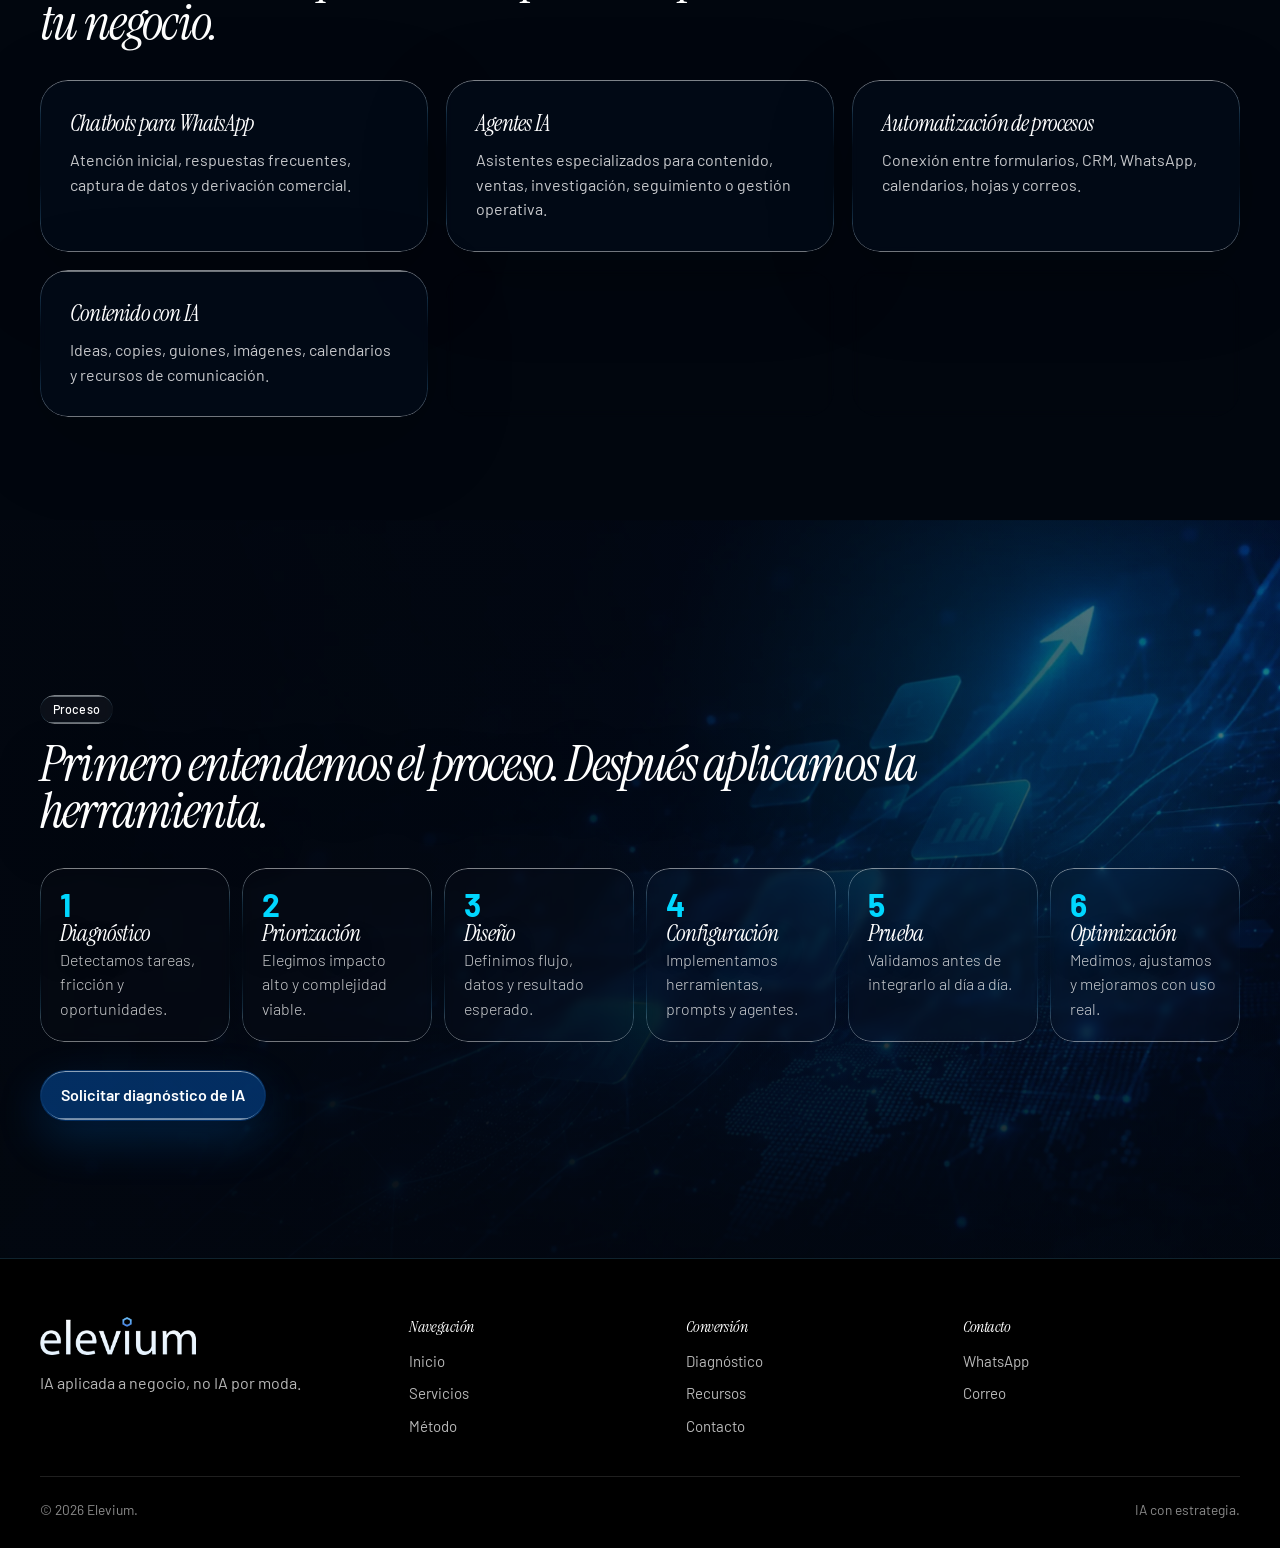
<file: ia-para-negocios.html>
﻿<!doctype html><html lang="es"><head><meta charset="utf-8"><meta name="viewport" content="width=device-width, initial-scale=1"><title>Inteligencia Artificial para Negocios | Elevium</title><meta name="description" content="Implementamos soluciones prácticas de IA, chatbots, agentes y automatización para mejorar marketing, atención, contenido y procesos."><link rel="stylesheet" href="assets/elevium.css"></head><body>
<header class="site-header"><div class="nav-shell"><a class="brand" href="index.html"><img src="assets/logo-elevium-navy.png" alt="Elevium"></a><nav class="nav-links" data-nav><a href="index.html">Inicio</a><a href="metodo-elevar.html">Método</a><a href="servicios.html">Servicios</a><a href="marca-personal-profesional.html">Marca personal</a><a class="active" href="ia-para-negocios.html">IA</a><a href="casos.html">Casos</a><a href="recursos.html">Recursos</a><a href="sobre-elevium.html">Nosotros</a><a href="contacto.html">Contacto</a></nav><a class="btn btn-primary nav-cta" href="diagnostico.html">Solicitar diagnóstico estratégico</a><button class="menu-toggle" data-menu-toggle aria-label="Abrir menú"><span></span><span></span><span></span></button></div></header>
<main><section class="hero"><div class="container hero-grid"><div class="hero-copy"><span class="eyebrow">IA aplicada al crecimiento</span><h1>Inteligencia artificial aplicada para hacer crecer y optimizar tu negocio.</h1><p class="lead">Creamos soluciones prácticas con IA para mejorar tu marketing, automatizar procesos, atender mejor a tus clientes y producir contenido con mayor velocidad y estrategia.</p><div class="actions"><a class="btn btn-primary" href="diagnostico.html">Diagnosticar oportunidades de IA</a><a class="btn btn-ghost" href="#soluciones">Ver soluciones</a></div></div><aside class="hero-panel showcase-card product-shot"><img src="mpg0bp42-ChatGPT-Image-21-may-2026_-03_32_21-p.m..webp" alt="IA para negocios Elevium con automatización, CRM y análisis predictivo"><div class="showcase-caption"><div><strong>IA</strong><span>Procesos</span></div><div><strong>Datos</strong><span>Decisión</span></div><div><strong>Flujos</strong><span>Automatización</span></div></div></aside></div></section>
<section class="section soft"><div class="container two-col"><div class="section-head"><span class="eyebrow">Criterio</span><h2>La IA puede ayudarte, pero solo si se aplica con estrategia.</h2><p class="lead">El verdadero valor está en saber qué proceso mejorar, qué tarea automatizar y cómo integrar la tecnología sin perder claridad ni control.</p></div><div class="card"><ul class="check-list"><li>Hay muchas herramientas, pero poca claridad.</li><li>Se pierde tiempo en tareas repetitivas.</li><li>Se responde tarde a clientes.</li><li>No hay procesos conectados.</li><li>El equipo no sabe cómo aprovecharla correctamente.</li></ul></div></div></section>
<section class="section" id="soluciones"><div class="container"><div class="section-head"><span class="eyebrow">Soluciones IA</span><h2>Soluciones de IA que Elevium puede implementar en tu negocio.</h2></div><div class="grid-3"><article class="card"><h3>Chatbots para WhatsApp</h3><p>Atención inicial, respuestas frecuentes, captura de datos y derivación comercial.</p></article><article class="card"><h3>Agentes IA</h3><p>Asistentes especializados para contenido, ventas, investigación, seguimiento o gestión operativa.</p></article><article class="card"><h3>Automatización de procesos</h3><p>Conexión entre formularios, CRM, WhatsApp, calendarios, hojas y correos.</p></article><article class="card"><h3>Contenido con IA</h3><p>Ideas, copies, guiones, imágenes, calendarios y recursos de comunicación.</p></article><article class="card"><h3>Capacitación en IA</h3><p>Talleres prácticos para emprendedores, equipos y profesionales.</p></article><article class="card"><h3>Diagnóstico de procesos</h3><p>Análisis de tareas y flujos para identificar oportunidades reales de automatización.</p></article></div></div></section>
<section class="section dark-band"><div class="container"><div class="section-head"><span class="eyebrow">Proceso</span><h2>Primero entendemos el proceso. Después aplicamos la herramienta.</h2></div><div class="method-rail"><div class="phase"><strong>1</strong><h3>Diagnóstico</h3><p>Detectamos tareas, fricción y oportunidades.</p></div><div class="phase"><strong>2</strong><h3>Priorización</h3><p>Elegimos impacto alto y complejidad viable.</p></div><div class="phase"><strong>3</strong><h3>Diseño</h3><p>Definimos flujo, datos y resultado esperado.</p></div><div class="phase"><strong>4</strong><h3>Configuración</h3><p>Implementamos herramientas, prompts y agentes.</p></div><div class="phase"><strong>5</strong><h3>Prueba</h3><p>Validamos antes de integrarlo al día a día.</p></div><div class="phase"><strong>6</strong><h3>Optimización</h3><p>Medimos, ajustamos y mejoramos con uso real.</p></div></div><div class="actions" style="margin-top:28px"><a class="btn btn-primary" href="diagnostico.html">Solicitar diagnóstico de IA</a></div></div></section></main>
<footer class="site-footer"><div class="container footer-grid"><div><img src="assets/logo-elevium-white.png" alt="Elevium"><p>IA aplicada a negocio, no IA por moda.</p></div><div><h3>Navegación</h3><div class="footer-list"><a href="index.html">Inicio</a><a href="servicios.html">Servicios</a><a href="metodo-elevar.html">Método</a></div></div><div><h3>Conversión</h3><div class="footer-list"><a href="diagnostico.html">Diagnóstico</a><a href="recursos.html">Recursos</a><a href="contacto.html">Contacto</a></div></div><div><h3>Contacto</h3><div class="footer-list"><a href="https://wa.me/50377582172">WhatsApp</a><a href="mailto:elevium.sv@gmail.com">Correo</a></div></div></div><div class="container footer-bottom"><span>© 2026 Elevium.</span><span>IA con estrategia.</span></div></footer><a class="whatsapp-float" href="https://wa.me/50377582172" aria-label="WhatsApp">WA</a><script src="assets/elevium.js"></script></body></html>
</file>
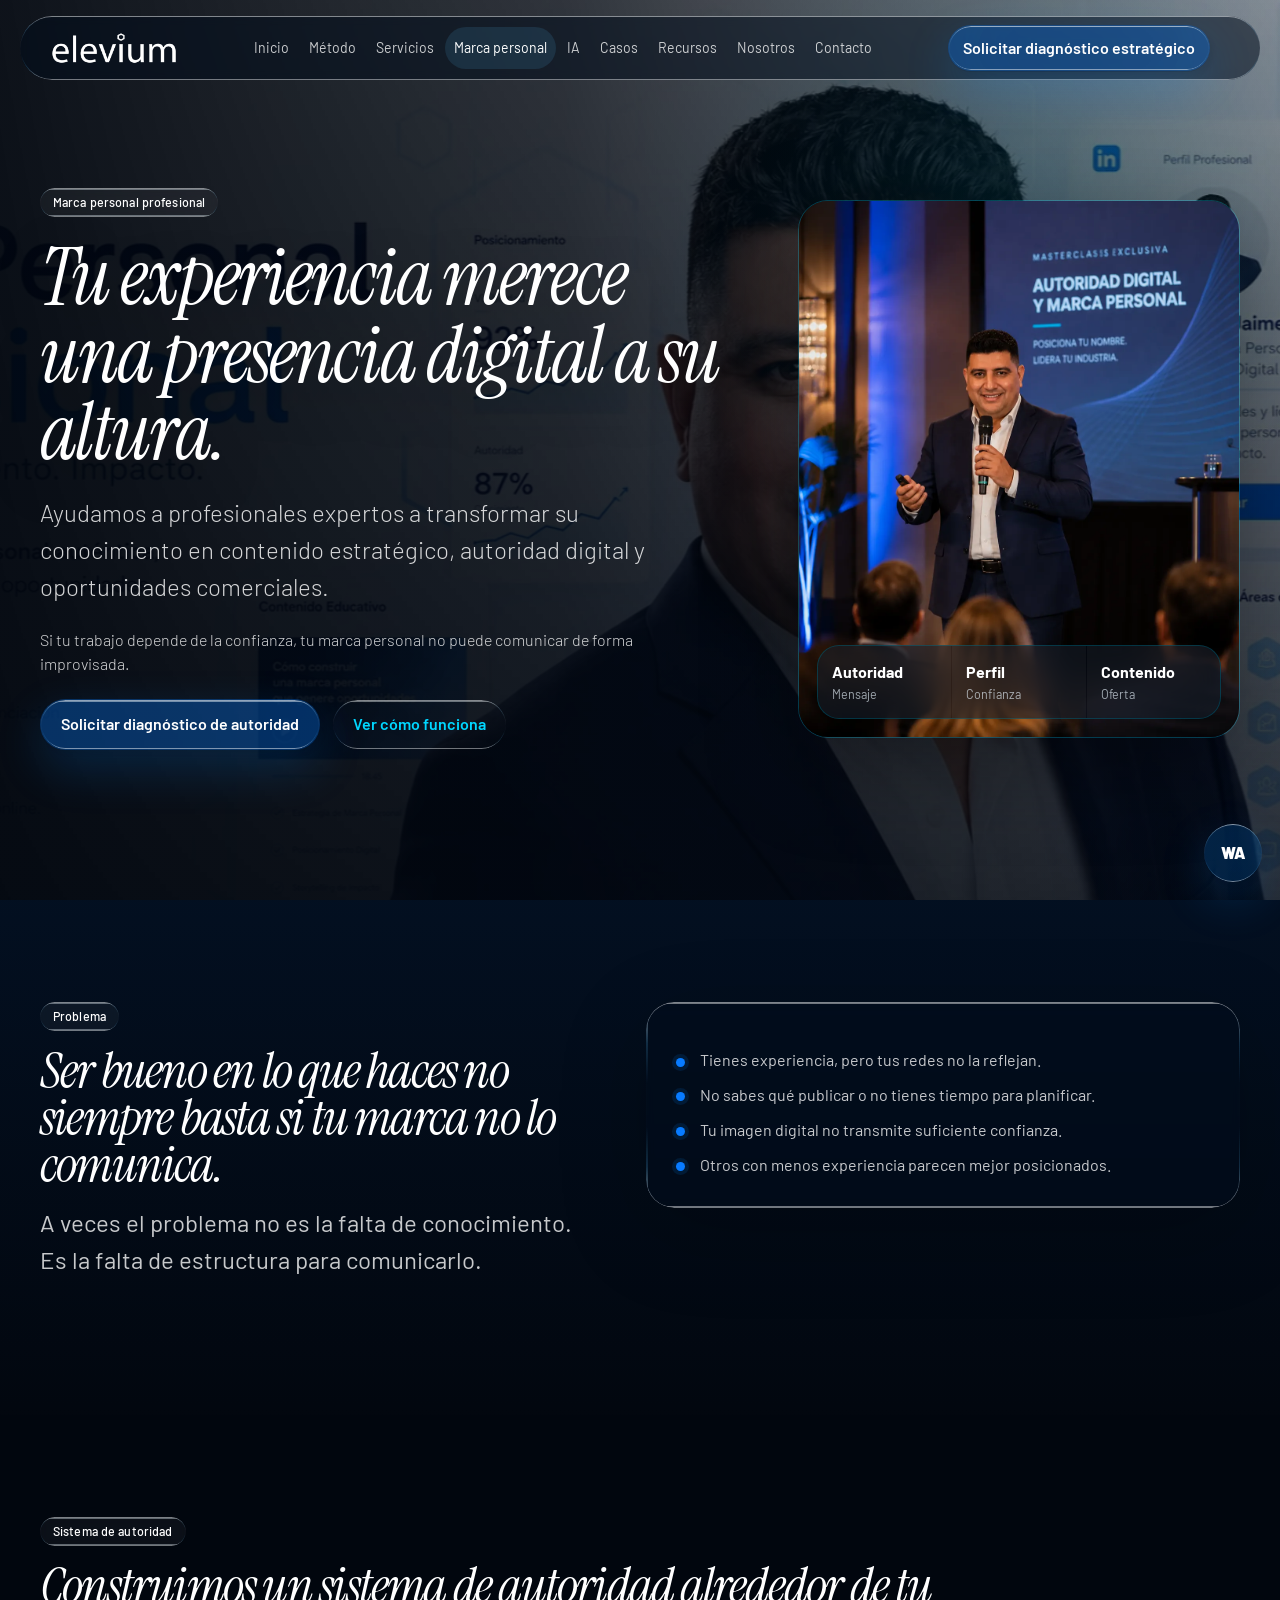
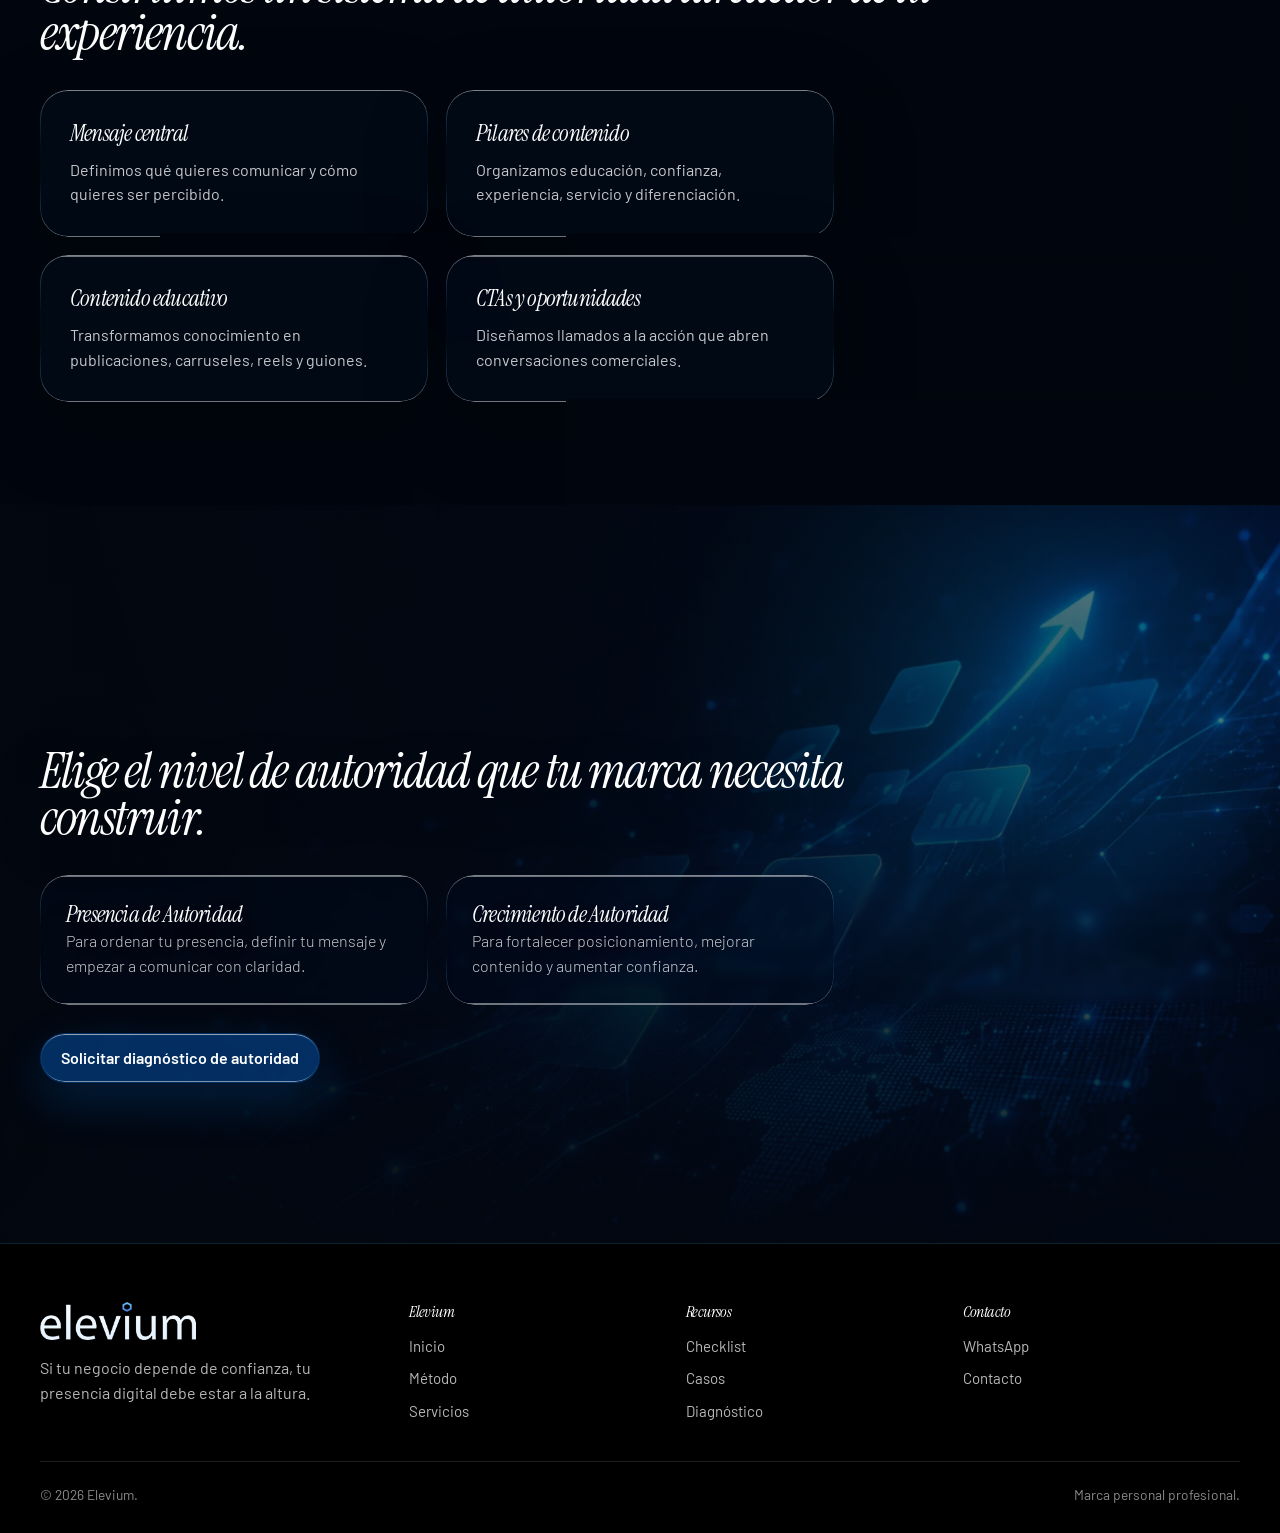
<file: marca-personal-profesional.html>
﻿<!doctype html><html lang="es"><head><meta charset="utf-8"><meta name="viewport" content="width=device-width, initial-scale=1"><title>Marca Personal Profesional | Autoridad Digital con Elevium</title><meta name="description" content="Ayudamos a profesionales expertos a convertir su conocimiento en contenido estratégico, autoridad digital y oportunidades comerciales."><link rel="stylesheet" href="assets/elevium.css"></head><body>
<header class="site-header"><div class="nav-shell"><a class="brand" href="index.html"><img src="assets/logo-elevium-navy.png" alt="Elevium"></a><nav class="nav-links" data-nav><a href="index.html">Inicio</a><a href="metodo-elevar.html">Método</a><a href="servicios.html">Servicios</a><a class="active" href="marca-personal-profesional.html">Marca personal</a><a href="ia-para-negocios.html">IA</a><a href="casos.html">Casos</a><a href="recursos.html">Recursos</a><a href="sobre-elevium.html">Nosotros</a><a href="contacto.html">Contacto</a></nav><a class="btn btn-primary nav-cta" href="diagnostico.html">Solicitar diagnóstico estratégico</a><button class="menu-toggle" data-menu-toggle aria-label="Abrir menú"><span></span><span></span><span></span></button></div></header>
<main><section class="hero"><div class="container hero-grid"><div class="hero-copy"><span class="eyebrow">Marca personal profesional</span><h1>Tu experiencia merece una presencia digital a su altura.</h1><p class="lead">Ayudamos a profesionales expertos a transformar su conocimiento en contenido estratégico, autoridad digital y oportunidades comerciales.</p><p>Si tu trabajo depende de la confianza, tu marca personal no puede comunicar de forma improvisada.</p><div class="actions"><a class="btn btn-primary" href="diagnostico.html">Solicitar diagnóstico de autoridad</a><a class="btn btn-ghost" href="#sistema">Ver cómo funciona</a></div></div><aside class="hero-panel showcase-card photo-card"><img src="mpfynvie-ChatGPT-Image-21-may-2026_-02_43_39-p.m.-_5_.webp" alt="Masterclass de autoridad digital y marca personal Elevium"><div class="showcase-caption"><div><strong>Autoridad</strong><span>Mensaje</span></div><div><strong>Perfil</strong><span>Confianza</span></div><div><strong>Contenido</strong><span>Oferta</span></div></div></aside></div></section>
<section class="section soft"><div class="container two-col"><div class="section-head"><span class="eyebrow">Problema</span><h2>Ser bueno en lo que haces no siempre basta si tu marca no lo comunica.</h2><p class="lead">A veces el problema no es la falta de conocimiento. Es la falta de estructura para comunicarlo.</p></div><div class="card"><ul class="check-list"><li>Tienes experiencia, pero tus redes no la reflejan.</li><li>No sabes qué publicar o no tienes tiempo para planificar.</li><li>Tu imagen digital no transmite suficiente confianza.</li><li>Otros con menos experiencia parecen mejor posicionados.</li></ul></div></div></section>
<section class="section" id="sistema"><div class="container"><div class="section-head"><span class="eyebrow">Sistema de autoridad</span><h2>Construimos un sistema de autoridad alrededor de tu experiencia.</h2></div><div class="grid-3"><article class="card"><h3>Mensaje central</h3><p>Definimos qué quieres comunicar y cómo quieres ser percibido.</p></article><article class="card"><h3>Pilares de contenido</h3><p>Organizamos educación, confianza, experiencia, servicio y diferenciación.</p></article><article class="card"><h3>Imagen profesional</h3><p>Creamos una presencia visual clara, coherente y alineada a tu nivel.</p></article><article class="card"><h3>Contenido educativo</h3><p>Transformamos conocimiento en publicaciones, carruseles, reels y guiones.</p></article><article class="card"><h3>CTAs y oportunidades</h3><p>Diseñamos llamados a la acción que abren conversaciones comerciales.</p></article><article class="card"><h3>Sistema mensual</h3><p>Organizamos producción y publicación con continuidad y dirección.</p></article></div></div></section>
<section class="section dark-band"><div class="container"><div class="section-head"><span class="eyebrow">Niveles</span><h2>Elige el nivel de autoridad que tu marca necesita construir.</h2></div><div class="dark-grid"><article class="dark-card"><h3>Presencia de Autoridad</h3><p>Para ordenar tu presencia, definir tu mensaje y empezar a comunicar con claridad.</p></article><article class="dark-card"><h3>Crecimiento de Autoridad</h3><p>Para fortalecer posicionamiento, mejorar contenido y aumentar confianza.</p></article><article class="dark-card"><h3>Ecosistema de Autoridad</h3><p>Para convertir tu marca personal en plataforma de posicionamiento y captación.</p></article></div><div class="actions" style="margin-top:28px"><a class="btn btn-primary" href="diagnostico.html">Solicitar diagnóstico de autoridad</a></div></div></section></main>
<footer class="site-footer"><div class="container footer-grid"><div><img src="assets/logo-elevium-white.png" alt="Elevium"><p>Si tu negocio depende de confianza, tu presencia digital debe estar a la altura.</p></div><div><h3>Elevium</h3><div class="footer-list"><a href="index.html">Inicio</a><a href="metodo-elevar.html">Método</a><a href="servicios.html">Servicios</a></div></div><div><h3>Recursos</h3><div class="footer-list"><a href="recursos.html">Checklist</a><a href="casos.html">Casos</a><a href="diagnostico.html">Diagnóstico</a></div></div><div><h3>Contacto</h3><div class="footer-list"><a href="https://wa.me/50377582172">WhatsApp</a><a href="contacto.html">Contacto</a></div></div></div><div class="container footer-bottom"><span>© 2026 Elevium.</span><span>Marca personal profesional.</span></div></footer><a class="whatsapp-float" href="https://wa.me/50377582172" aria-label="WhatsApp">WA</a><script src="assets/elevium.js"></script></body></html>
</file>
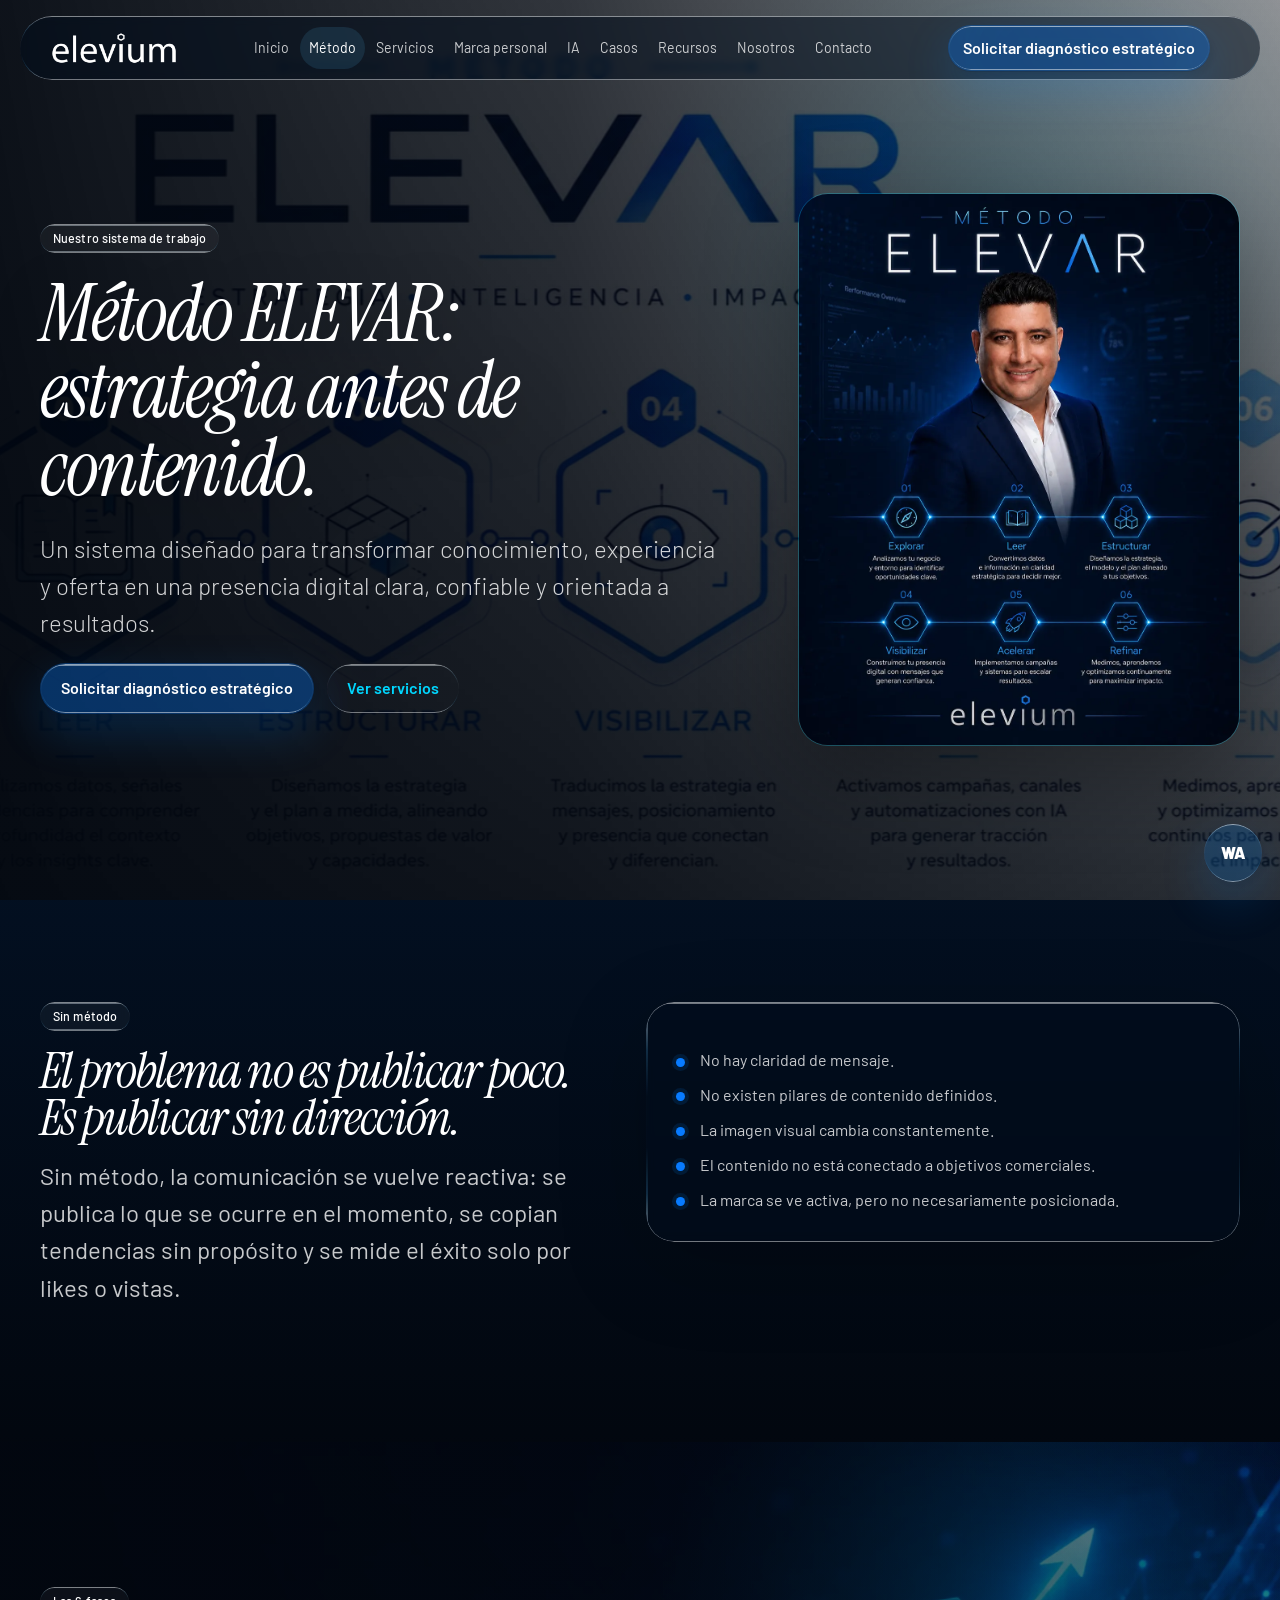
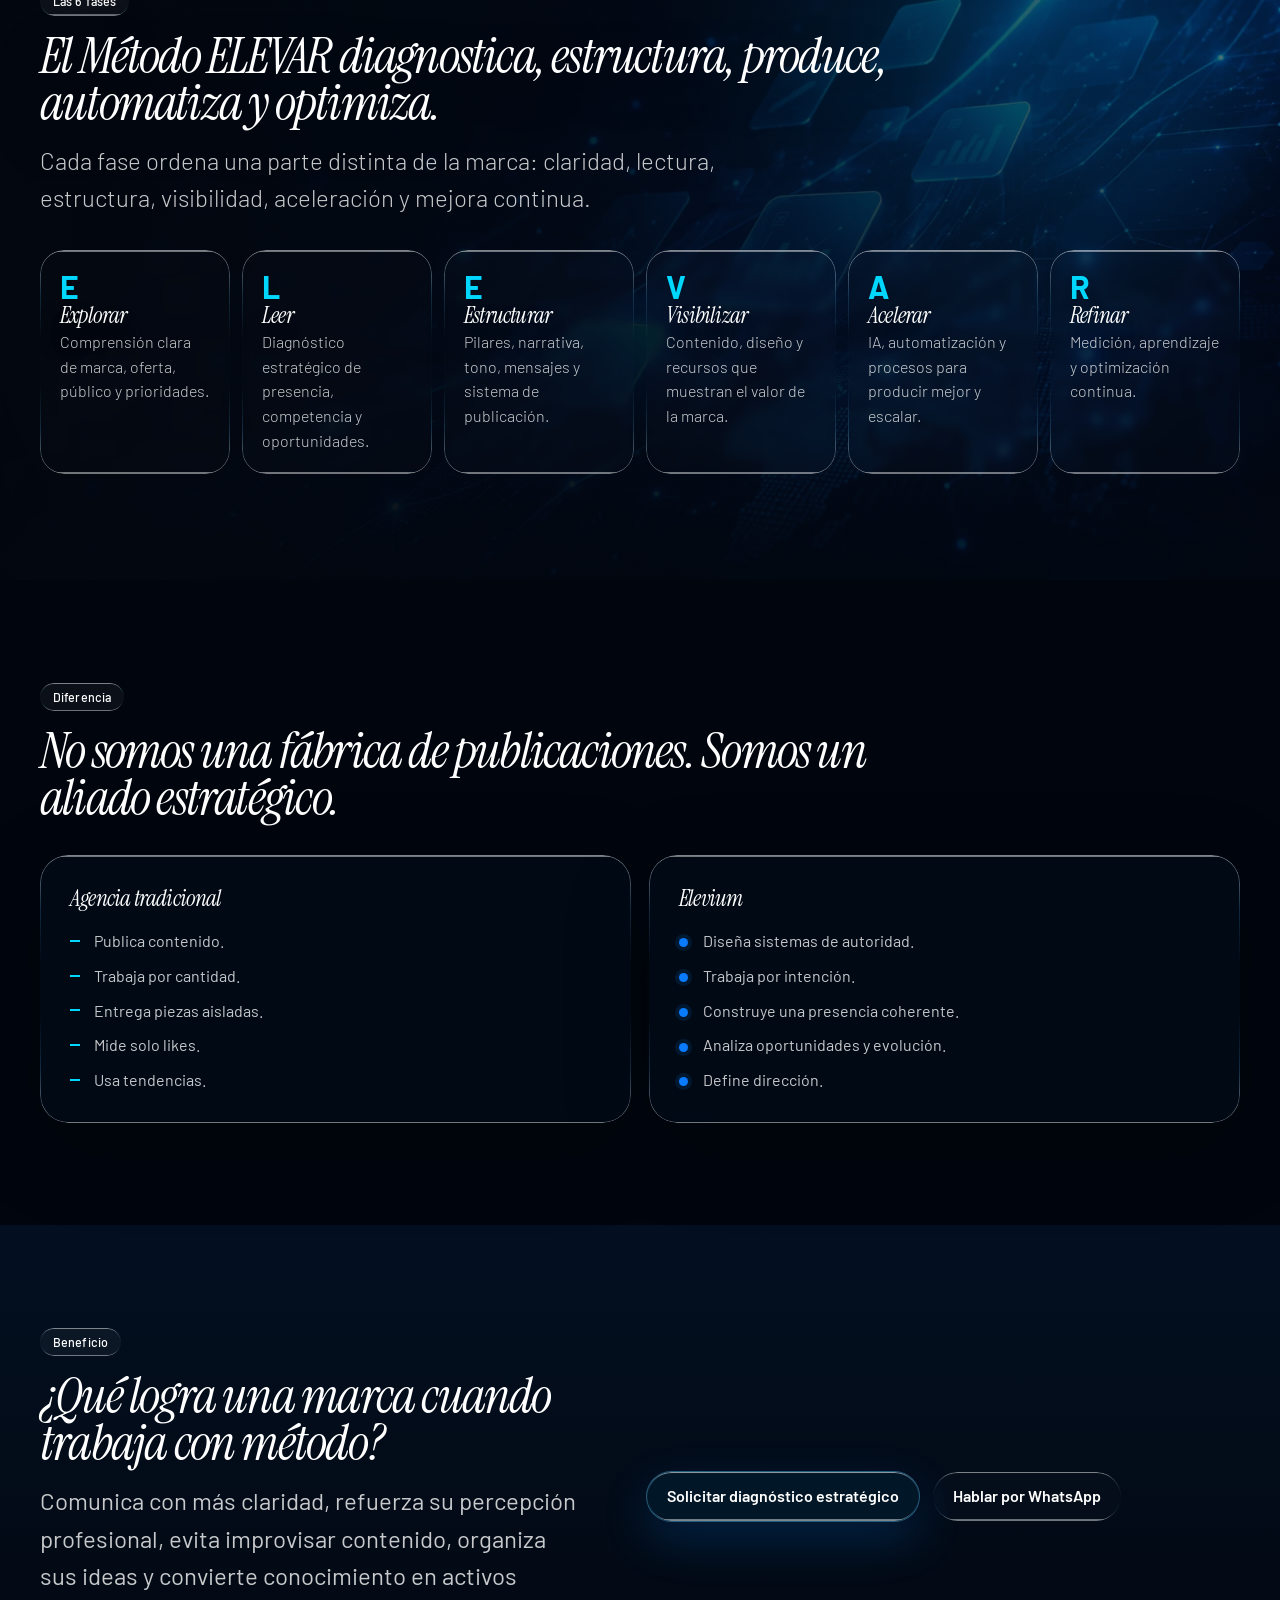
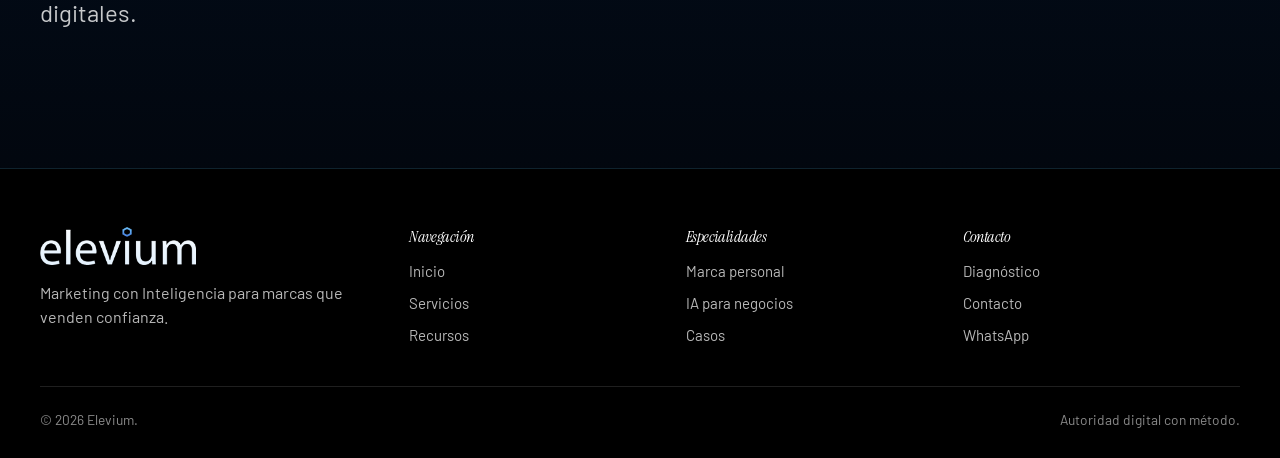
<file: metodo-elevar.html>
﻿<!doctype html><html lang="es"><head><meta charset="utf-8"><meta name="viewport" content="width=device-width, initial-scale=1"><title>Método ELEVAR | Estrategia Digital antes de Contenido</title><meta name="description" content="Conoce el método de Elevium para diagnosticar, estructurar, crear, automatizar y optimizar la presencia digital de una marca."><link rel="stylesheet" href="assets/elevium.css"></head><body>
<header class="site-header"><div class="nav-shell"><a class="brand" href="index.html"><img src="assets/logo-elevium-navy.png" alt="Elevium"></a><nav class="nav-links" data-nav><a href="index.html">Inicio</a><a class="active" href="metodo-elevar.html">Método</a><a href="servicios.html">Servicios</a><a href="marca-personal-profesional.html">Marca personal</a><a href="ia-para-negocios.html">IA</a><a href="casos.html">Casos</a><a href="recursos.html">Recursos</a><a href="sobre-elevium.html">Nosotros</a><a href="contacto.html">Contacto</a></nav><a class="btn btn-primary nav-cta" href="diagnostico.html">Solicitar diagnóstico estratégico</a><button class="menu-toggle" data-menu-toggle aria-label="Abrir menú"><span></span><span></span><span></span></button></div></header>
<main>
<section class="hero"><div class="container hero-grid"><div class="hero-copy"><span class="eyebrow">Nuestro sistema de trabajo</span><h1>Método ELEVAR: estrategia antes de contenido.</h1><p class="lead">Un sistema diseñado para transformar conocimiento, experiencia y oferta en una presencia digital clara, confiable y orientada a resultados.</p><div class="actions"><a class="btn btn-primary" href="diagnostico.html">Solicitar diagnóstico estratégico</a><a class="btn btn-ghost" href="servicios.html">Ver servicios</a></div></div><aside class="hero-panel showcase-card product-shot method-poster"><img src="mpfwxqop-ChatGPT-Image-21-may-2026_-01_56_59-p.m..webp" alt="Método ELEVAR con las seis fases estratégicas"></aside></div></section>
<section class="section soft"><div class="container two-col"><div class="section-head"><span class="eyebrow">Sin método</span><h2>El problema no es publicar poco. Es publicar sin dirección.</h2><p class="lead">Sin método, la comunicación se vuelve reactiva: se publica lo que se ocurre en el momento, se copian tendencias sin propósito y se mide el éxito solo por likes o vistas.</p></div><div class="card"><ul class="check-list"><li>No hay claridad de mensaje.</li><li>No existen pilares de contenido definidos.</li><li>La imagen visual cambia constantemente.</li><li>El contenido no está conectado a objetivos comerciales.</li><li>La marca se ve activa, pero no necesariamente posicionada.</li></ul></div></div></section>
<section class="section dark-band"><div class="container"><div class="section-head"><span class="eyebrow">Las 6 fases</span><h2>El Método ELEVAR diagnostica, estructura, produce, automatiza y optimiza.</h2><p class="lead">Cada fase ordena una parte distinta de la marca: claridad, lectura, estructura, visibilidad, aceleración y mejora continua.</p></div><div class="method-rail"><div class="phase"><strong>E</strong><h3>Explorar</h3><p>Comprensión clara de marca, oferta, público y prioridades.</p></div><div class="phase"><strong>L</strong><h3>Leer</h3><p>Diagnóstico estratégico de presencia, competencia y oportunidades.</p></div><div class="phase"><strong>E</strong><h3>Estructurar</h3><p>Pilares, narrativa, tono, mensajes y sistema de publicación.</p></div><div class="phase"><strong>V</strong><h3>Visibilizar</h3><p>Contenido, diseño y recursos que muestran el valor de la marca.</p></div><div class="phase"><strong>A</strong><h3>Acelerar</h3><p>IA, automatización y procesos para producir mejor y escalar.</p></div><div class="phase"><strong>R</strong><h3>Refinar</h3><p>Medición, aprendizaje y optimización continua.</p></div></div></div></section>
<section class="section"><div class="container"><div class="section-head"><span class="eyebrow">Diferencia</span><h2>No somos una fábrica de publicaciones. Somos un aliado estratégico.</h2></div><div class="comparison"><div class="card"><h3>Agencia tradicional</h3><ul class="plain-list"><li>Publica contenido.</li><li>Trabaja por cantidad.</li><li>Entrega piezas aisladas.</li><li>Mide solo likes.</li><li>Usa tendencias.</li></ul></div><div class="card"><h3>Elevium</h3><ul class="check-list"><li>Diseña sistemas de autoridad.</li><li>Trabaja por intención.</li><li>Construye una presencia coherente.</li><li>Analiza oportunidades y evolución.</li><li>Define dirección.</li></ul></div></div></div></section>
<section class="section soft"><div class="container two-col split-center"><div class="section-head"><span class="eyebrow">Beneficio</span><h2>¿Qué logra una marca cuando trabaja con método?</h2><p class="lead">Comunica con más claridad, refuerza su percepción profesional, evita improvisar contenido, organiza sus ideas y convierte conocimiento en activos digitales.</p></div><div class="actions"><a class="btn btn-dark" href="diagnostico.html">Solicitar diagnóstico estratégico</a><a class="btn btn-secondary" href="https://wa.me/50377582172">Hablar por WhatsApp</a></div></div></section>
</main><footer class="site-footer"><div class="container footer-grid"><div><img src="assets/logo-elevium-white.png" alt="Elevium"><p>Marketing con Inteligencia para marcas que venden confianza.</p></div><div><h3>Navegación</h3><div class="footer-list"><a href="index.html">Inicio</a><a href="servicios.html">Servicios</a><a href="recursos.html">Recursos</a></div></div><div><h3>Especialidades</h3><div class="footer-list"><a href="marca-personal-profesional.html">Marca personal</a><a href="ia-para-negocios.html">IA para negocios</a><a href="casos.html">Casos</a></div></div><div><h3>Contacto</h3><div class="footer-list"><a href="diagnostico.html">Diagnóstico</a><a href="contacto.html">Contacto</a><a href="https://wa.me/50377582172">WhatsApp</a></div></div></div><div class="container footer-bottom"><span>© 2026 Elevium.</span><span>Autoridad digital con método.</span></div></footer><a class="whatsapp-float" href="https://wa.me/50377582172" aria-label="WhatsApp">WA</a><script src="assets/elevium.js"></script></body></html>
</file>
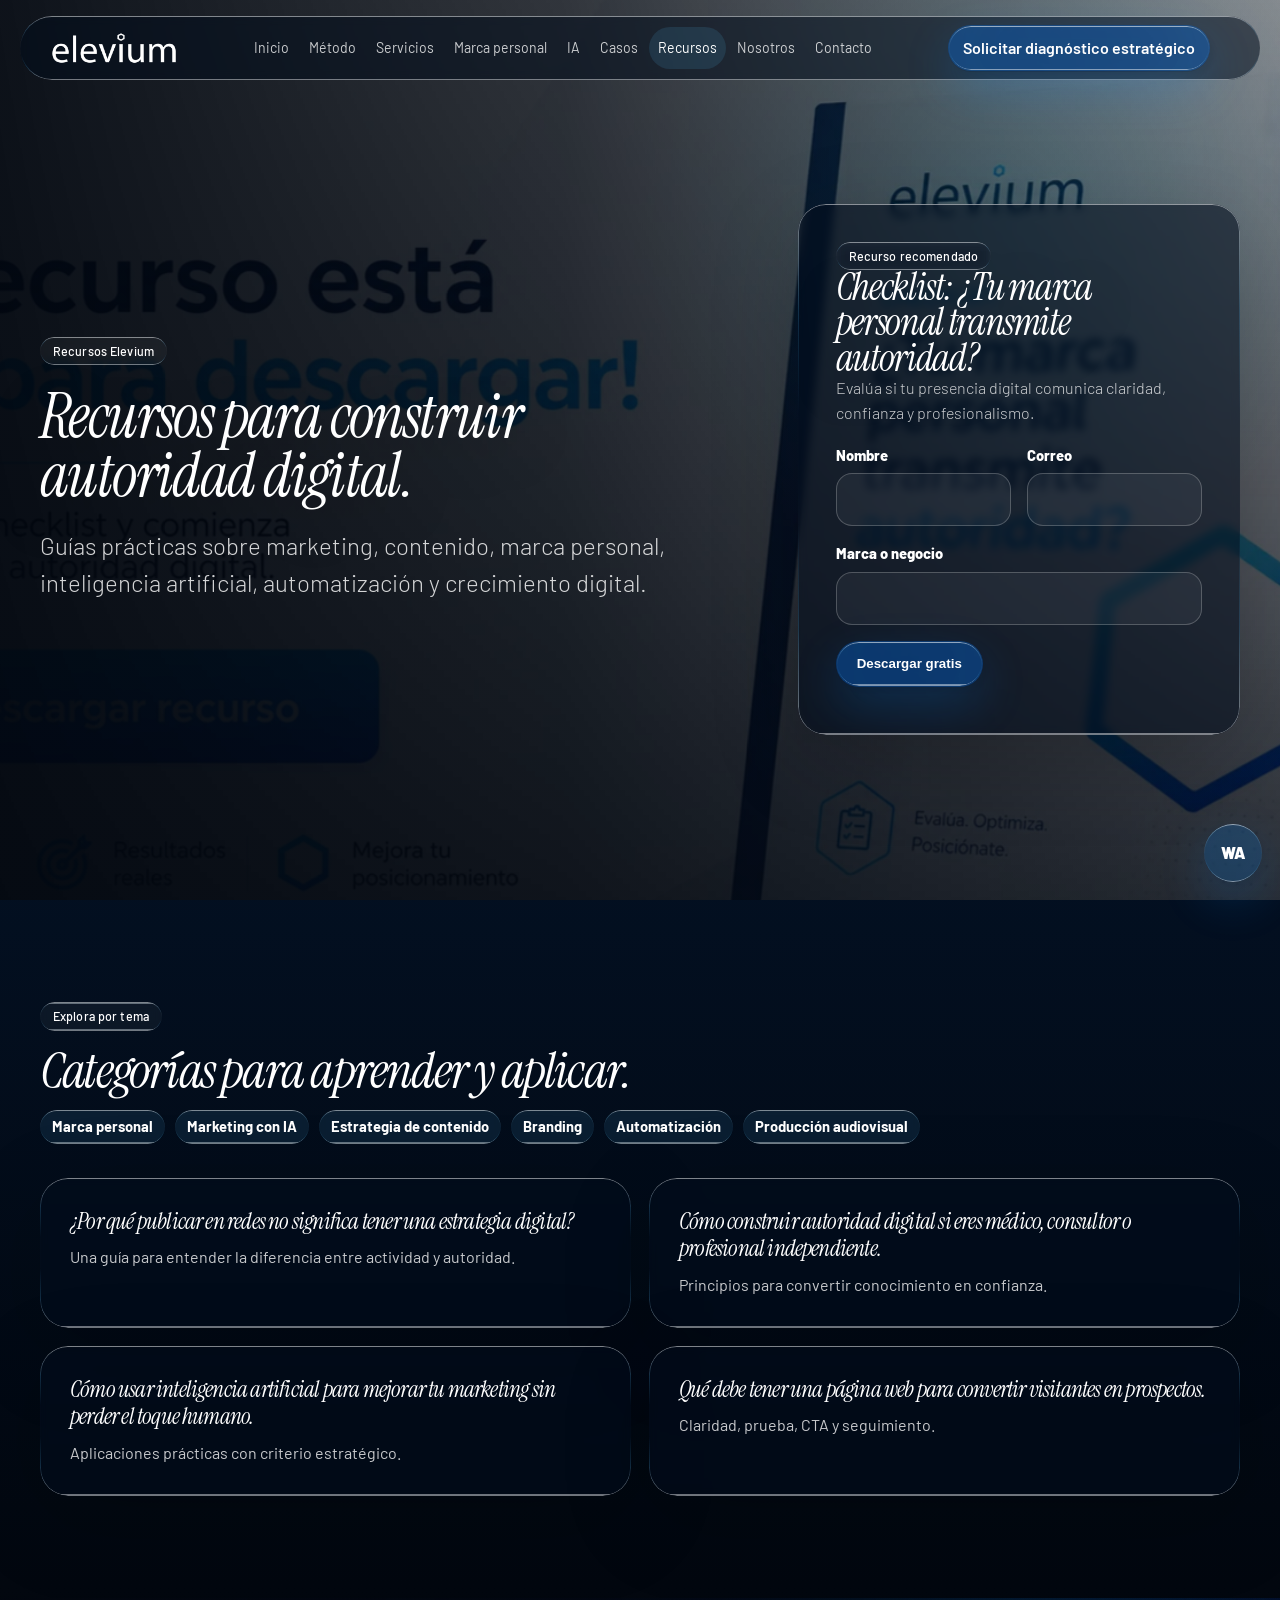
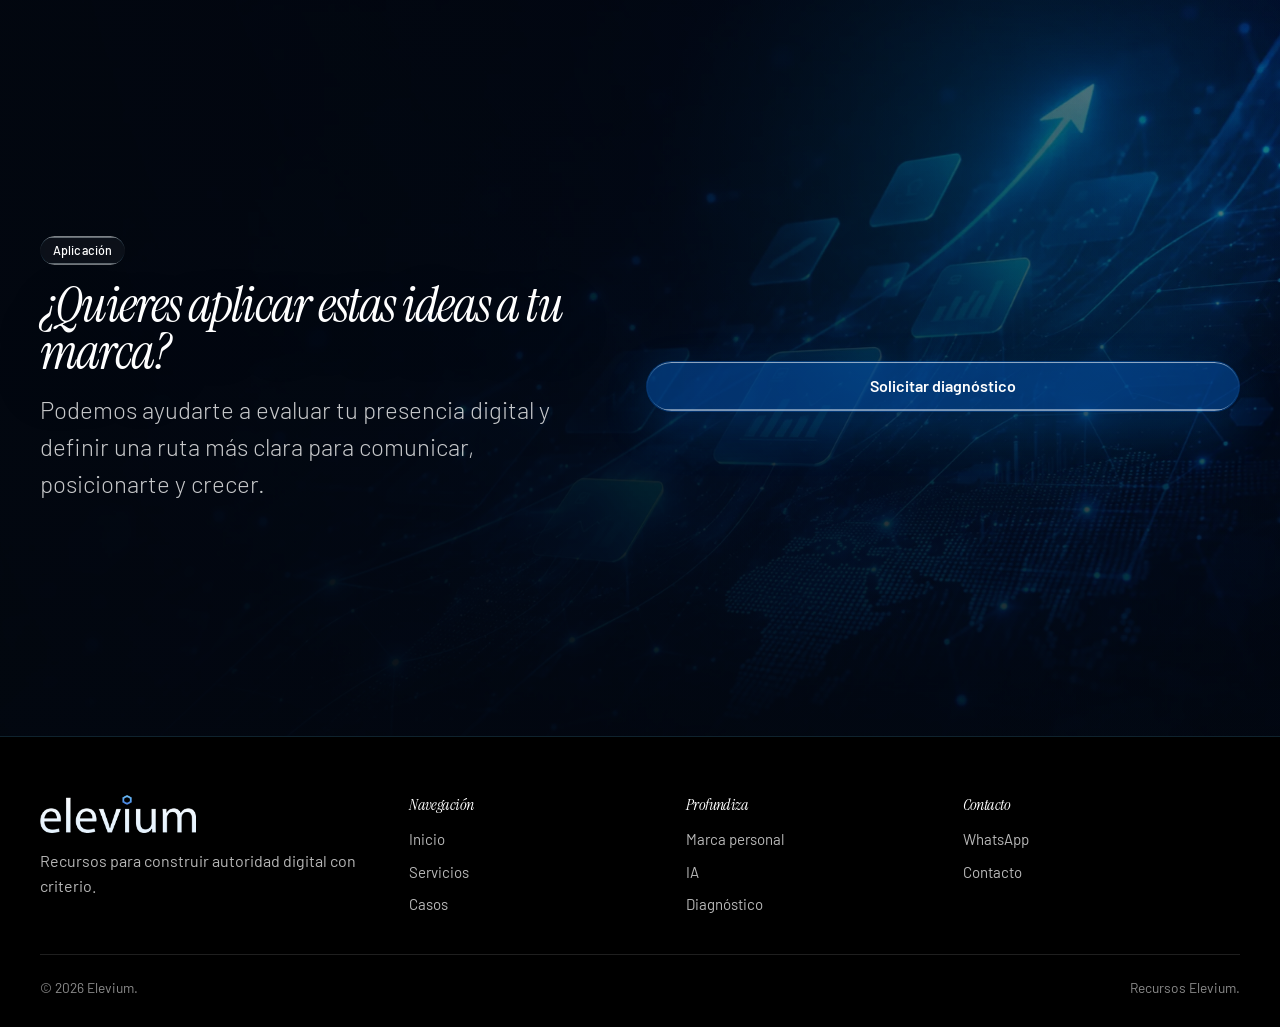
<file: recursos.html>
﻿<!doctype html><html lang="es"><head><meta charset="utf-8"><meta name="viewport" content="width=device-width, initial-scale=1"><title>Recursos de Marketing, Marca Personal e IA | Elevium</title><meta name="description" content="Guías, artículos y recursos para construir una marca más clara, estratégica e inteligente."><link rel="stylesheet" href="assets/elevium.css"></head><body>
<header class="site-header"><div class="nav-shell"><a class="brand" href="index.html"><img src="assets/logo-elevium-navy.png" alt="Elevium"></a><nav class="nav-links" data-nav><a href="index.html">Inicio</a><a href="metodo-elevar.html">Método</a><a href="servicios.html">Servicios</a><a href="marca-personal-profesional.html">Marca personal</a><a href="ia-para-negocios.html">IA</a><a href="casos.html">Casos</a><a class="active" href="recursos.html">Recursos</a><a href="sobre-elevium.html">Nosotros</a><a href="contacto.html">Contacto</a></nav><a class="btn btn-primary nav-cta" href="diagnostico.html">Solicitar diagnóstico estratégico</a><button class="menu-toggle" data-menu-toggle aria-label="Abrir menú"><span></span><span></span><span></span></button></div></header>
<main><section class="hero hero-resources"><div class="container hero-grid"><div class="hero-copy"><span class="eyebrow">Recursos Elevium</span><h1>Recursos para construir autoridad digital.</h1><p class="lead">Guías prácticas sobre marketing, contenido, marca personal, inteligencia artificial, automatización y crecimiento digital.</p></div><form class="form-card" data-lead-form="recurso" data-success="gracias-recurso.html" method="post" novalidate><span class="eyebrow">Recurso recomendado</span><h2 style="font-size:clamp(1.7rem,3vw,2.7rem)">Checklist: ¿Tu marca personal transmite autoridad?</h2><p>Evalúa si tu presencia digital comunica claridad, confianza y profesionalismo.</p><div class="form-grid" style="margin-top:18px"><div class="field"><label for="rnombre">Nombre</label><input id="rnombre" name="nombre" autocomplete="name" required></div><div class="field"><label for="rcorreo">Correo</label><input id="rcorreo" name="correo" type="email" autocomplete="email" required></div><div class="field full"><label for="rmarca">Marca o negocio</label><input id="rmarca" name="marca"></div></div><button class="btn btn-primary" type="submit" style="margin-top:16px">Descargar gratis</button><p class="form-note" data-form-status style="margin-top:10px"></p></form></div></section>
<section class="section soft"><div class="container"><div class="section-head"><span class="eyebrow">Explora por tema</span><h2>Categorías para aprender y aplicar.</h2><div class="pill-list"><span class="pill">Marca personal</span><span class="pill">Marketing con IA</span><span class="pill">Estrategia de contenido</span><span class="pill">Branding</span><span class="pill">Automatización</span><span class="pill">Producción audiovisual</span></div></div><div class="grid-2"><article class="card"><h3>¿Por qué publicar en redes no significa tener una estrategia digital?</h3><p>Una guía para entender la diferencia entre actividad y autoridad.</p></article><article class="card"><h3>Cómo construir autoridad digital si eres médico, consultor o profesional independiente.</h3><p>Principios para convertir conocimiento en confianza.</p></article><article class="card"><h3>Cómo usar inteligencia artificial para mejorar tu marketing sin perder el toque humano.</h3><p>Aplicaciones prácticas con criterio estratégico.</p></article><article class="card"><h3>Qué debe tener una página web para convertir visitantes en prospectos.</h3><p>Claridad, prueba, CTA y seguimiento.</p></article></div></div></section>
<section class="section dark-band"><div class="container two-col split-center"><div class="section-head"><span class="eyebrow">Aplicación</span><h2>¿Quieres aplicar estas ideas a tu marca?</h2><p class="lead">Podemos ayudarte a evaluar tu presencia digital y definir una ruta más clara para comunicar, posicionarte y crecer.</p></div><a class="btn btn-primary" href="diagnostico.html">Solicitar diagnóstico</a></div></section></main>
<footer class="site-footer"><div class="container footer-grid"><div><img src="assets/logo-elevium-white.png" alt="Elevium"><p>Recursos para construir autoridad digital con criterio.</p></div><div><h3>Navegación</h3><div class="footer-list"><a href="index.html">Inicio</a><a href="servicios.html">Servicios</a><a href="casos.html">Casos</a></div></div><div><h3>Profundiza</h3><div class="footer-list"><a href="marca-personal-profesional.html">Marca personal</a><a href="ia-para-negocios.html">IA</a><a href="diagnostico.html">Diagnóstico</a></div></div><div><h3>Contacto</h3><div class="footer-list"><a href="https://wa.me/50377582172">WhatsApp</a><a href="contacto.html">Contacto</a></div></div></div><div class="container footer-bottom"><span>© 2026 Elevium.</span><span>Recursos Elevium.</span></div></footer><a class="whatsapp-float" href="https://wa.me/50377582172" aria-label="WhatsApp">WA</a><script src="assets/elevium.js"></script></body></html>
</file>
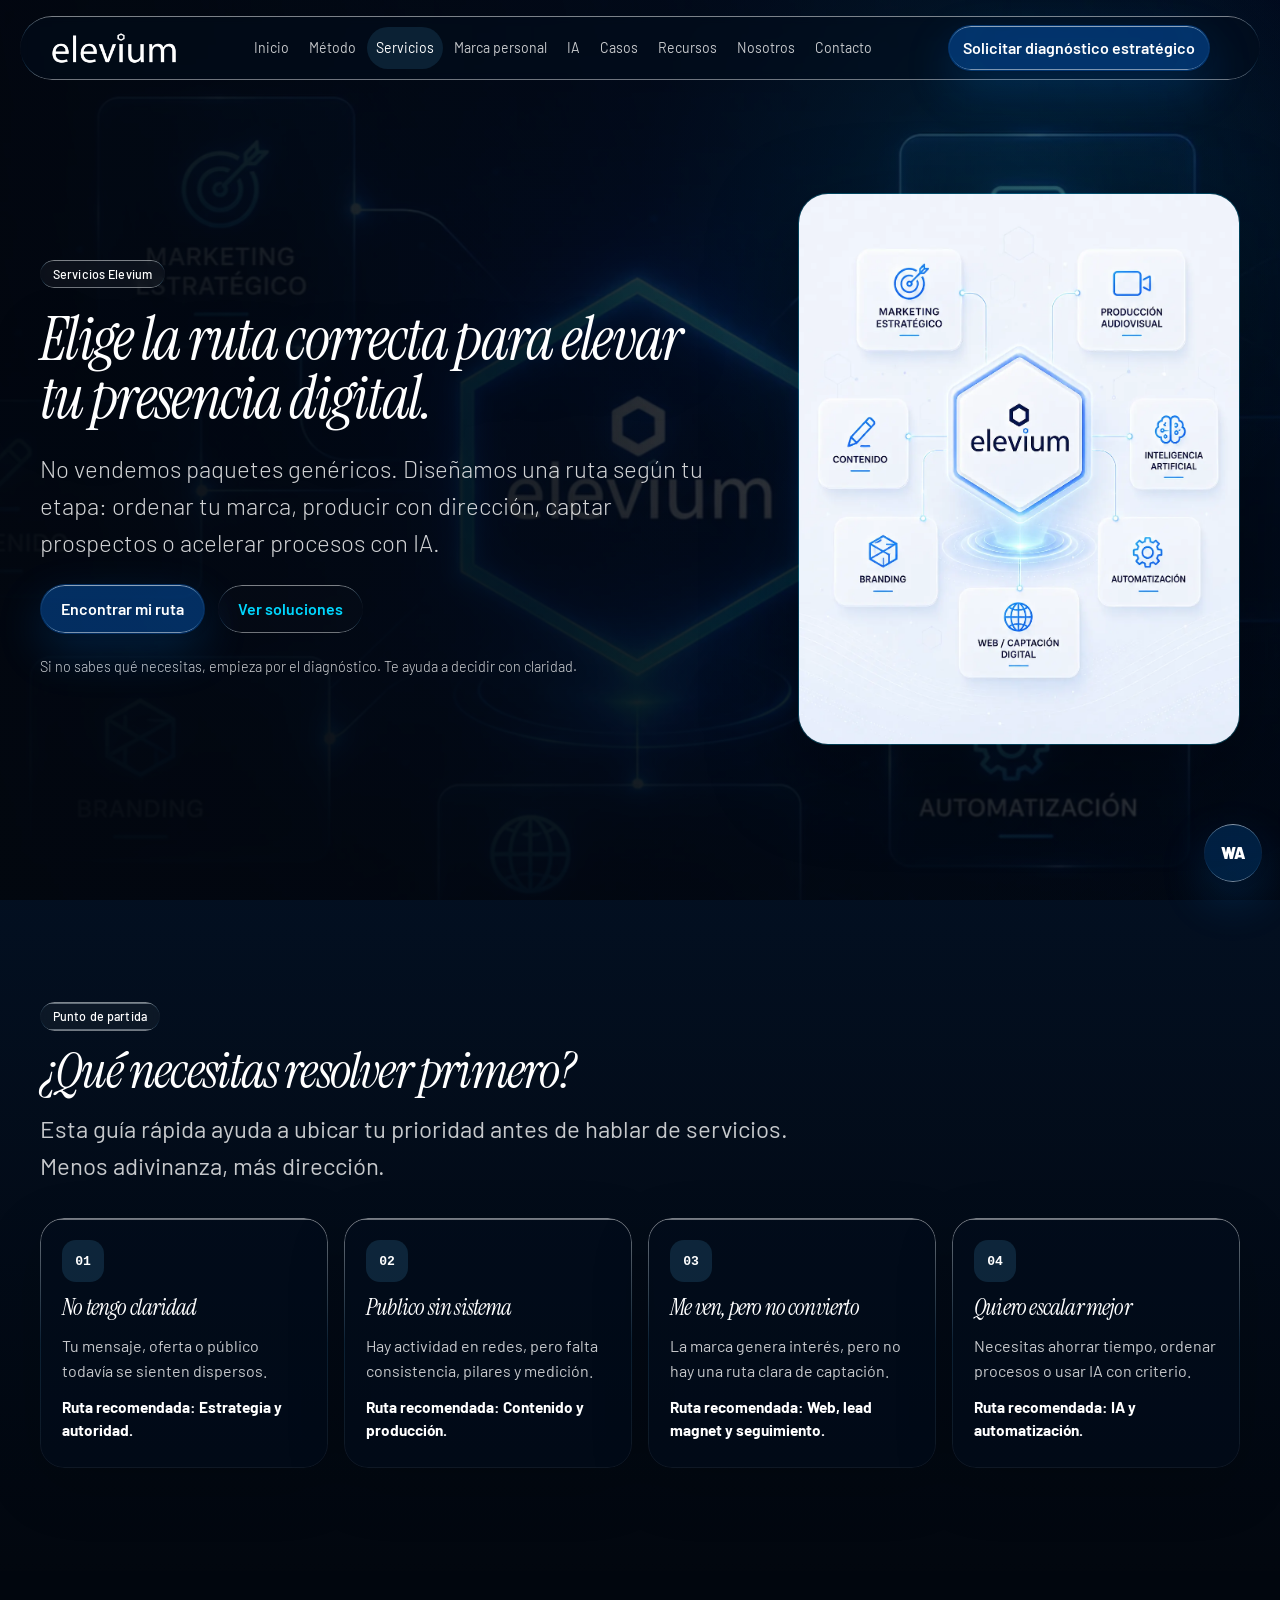
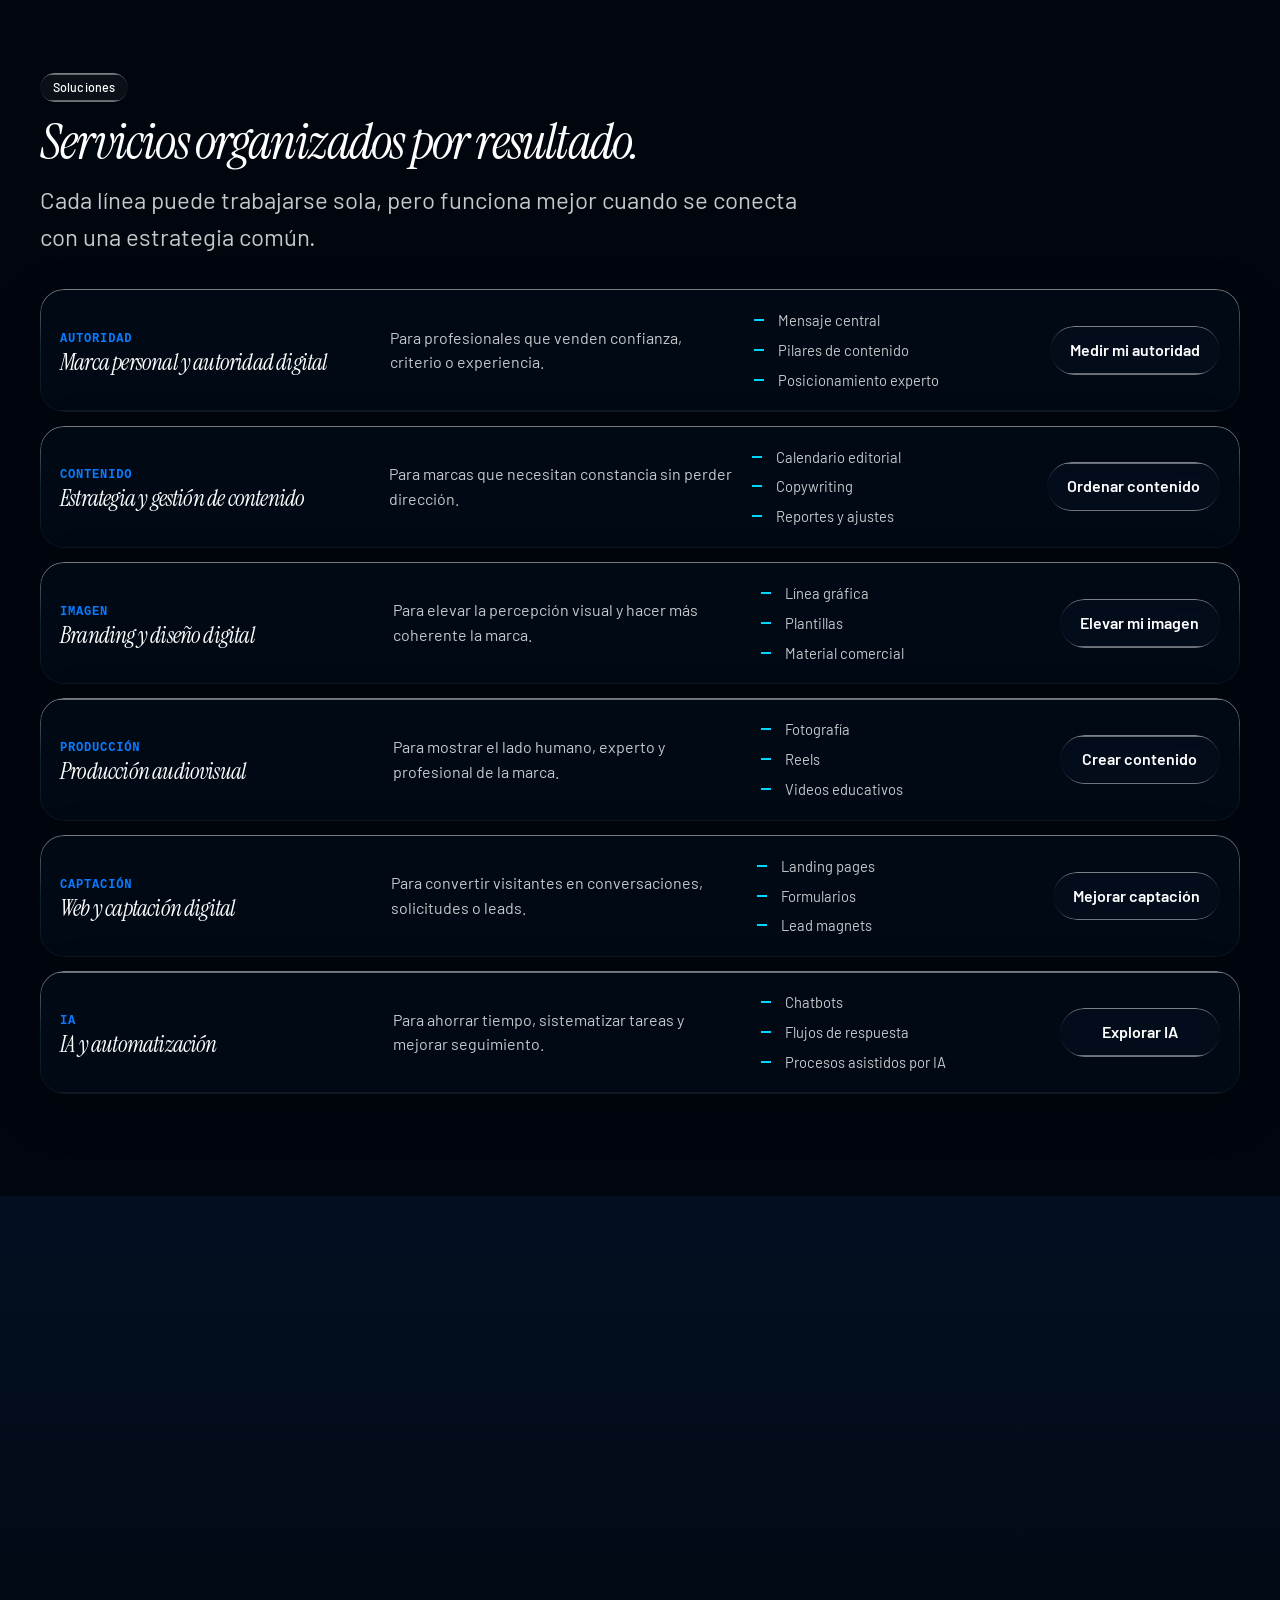
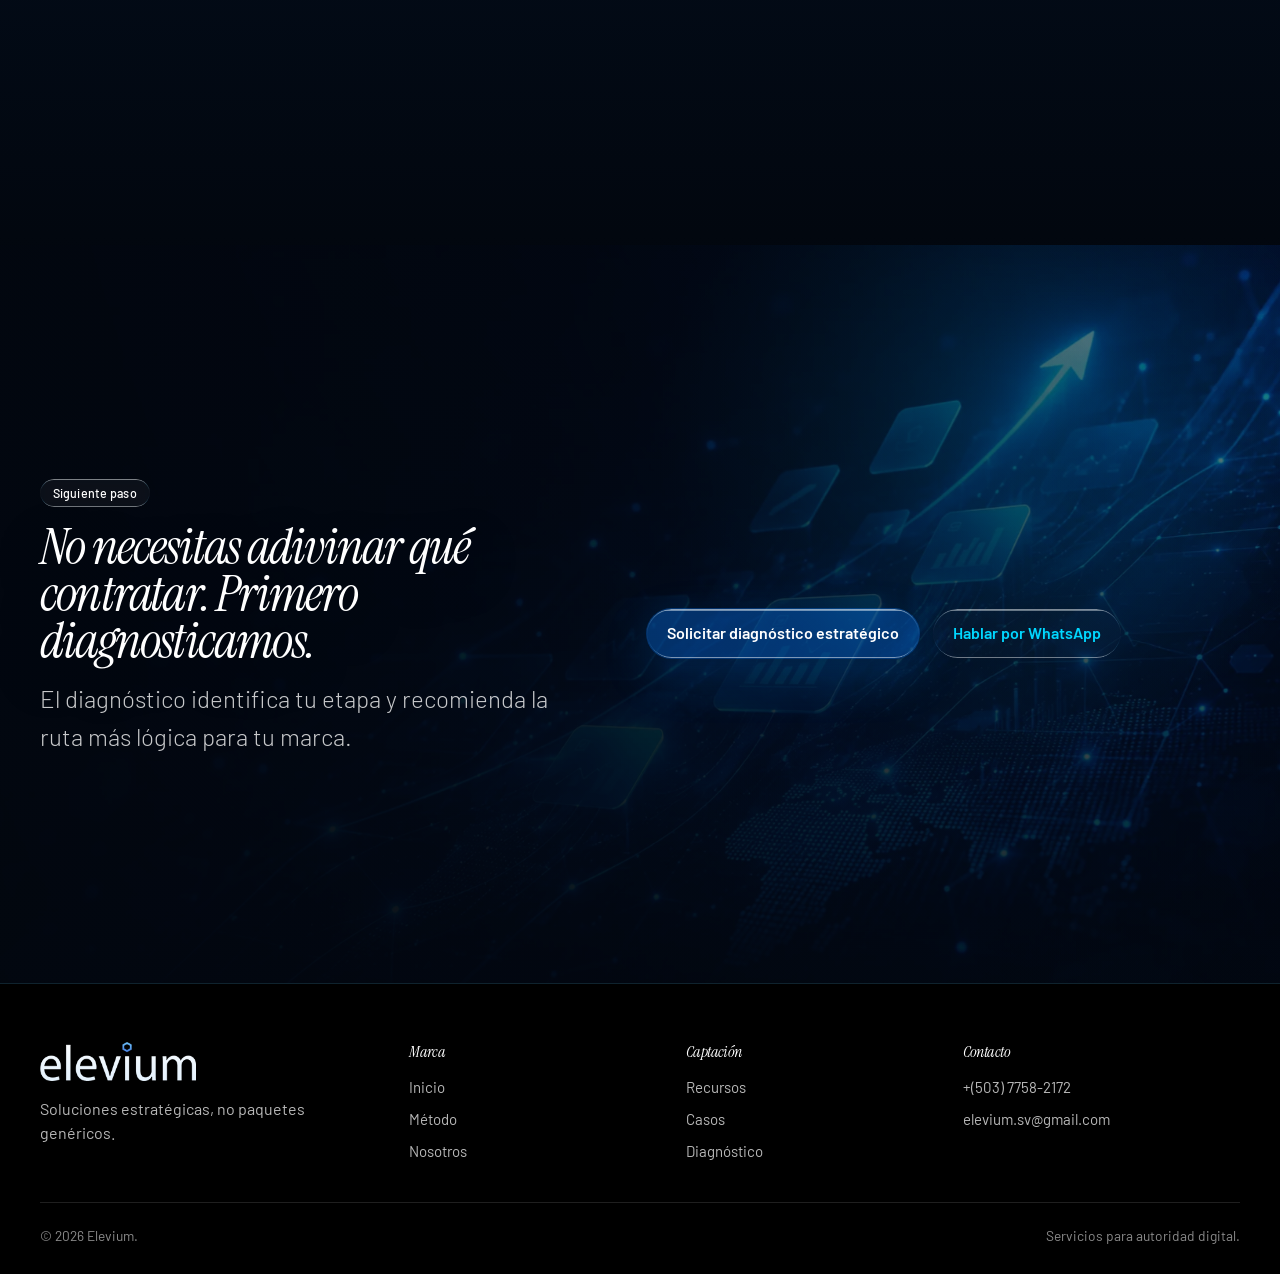
<file: servicios.html>
﻿<!doctype html>
<html lang="es">
<head>
  <meta charset="utf-8">
  <meta name="viewport" content="width=device-width, initial-scale=1">
  <title>Servicios de Marketing, Diseño, Contenido e IA | Elevium</title>
  <meta name="description" content="Soluciones de estrategia digital, contenido, branding, producción audiovisual, inteligencia artificial, automatización y web para marcas que quieren crecer con dirección.">
  <link rel="stylesheet" href="assets/elevium.css">
</head>
<body>
  <header class="site-header">
    <div class="nav-shell">
      <a class="brand" href="index.html" aria-label="Elevium"><img src="assets/logo-elevium-navy.png" alt="Elevium"></a>
      <nav class="nav-links" data-nav>
        <a href="index.html">Inicio</a>
        <a href="metodo-elevar.html">Método</a>
        <a class="active" href="servicios.html">Servicios</a>
        <a href="marca-personal-profesional.html">Marca personal</a>
        <a href="ia-para-negocios.html">IA</a>
        <a href="casos.html">Casos</a>
        <a href="recursos.html">Recursos</a>
        <a href="sobre-elevium.html">Nosotros</a>
        <a href="contacto.html">Contacto</a>
      </nav>
      <a class="btn btn-primary nav-cta" href="diagnostico.html">Solicitar diagnóstico estratégico</a>
      <button class="menu-toggle" data-menu-toggle aria-label="Abrir menú" aria-expanded="false"><span></span><span></span><span></span></button>
    </div>
  </header>

  <main>
    <section class="hero hero-services">
      <div class="container hero-grid">
        <div class="hero-copy">
          <span class="eyebrow">Servicios Elevium</span>
          <h1>Elige la ruta correcta para elevar tu presencia digital.</h1>
          <p class="lead">No vendemos paquetes genéricos. Diseñamos una ruta según tu etapa: ordenar tu marca, producir con dirección, captar prospectos o acelerar procesos con IA.</p>
          <div class="actions">
            <a class="btn btn-primary" href="diagnostico.html">Encontrar mi ruta</a>
            <a class="btn btn-ghost" href="#servicios-ruta">Ver soluciones</a>
          </div>
          <p class="microcopy">Si no sabes qué necesitas, empieza por el diagnóstico. Te ayuda a decidir con claridad.</p>
        </div>
        <aside class="hero-panel showcase-card product-shot service-shot">
          <img src="mpfzarj8-ChatGPT-Image-21-may-2026_-03_03_34-p.m..webp" alt="Ecosistema de servicios Elevium">
        </aside>
      </div>
    </section>

    <section class="section soft">
      <div class="container">
        <div class="section-head">
          <span class="eyebrow">Punto de partida</span>
          <h2>¿Qué necesitas resolver primero?</h2>
          <p class="lead">Esta guía rápida ayuda a ubicar tu prioridad antes de hablar de servicios. Menos adivinanza, más dirección.</p>
        </div>
        <div class="decision-grid">
          <article class="decision-card">
            <span>01</span>
            <h3>No tengo claridad</h3>
            <p>Tu mensaje, oferta o público todavía se sienten dispersos.</p>
            <strong>Ruta recomendada: Estrategia y autoridad.</strong>
          </article>
          <article class="decision-card">
            <span>02</span>
            <h3>Publico sin sistema</h3>
            <p>Hay actividad en redes, pero falta consistencia, pilares y medición.</p>
            <strong>Ruta recomendada: Contenido y producción.</strong>
          </article>
          <article class="decision-card">
            <span>03</span>
            <h3>Me ven, pero no convierto</h3>
            <p>La marca genera interés, pero no hay una ruta clara de captación.</p>
            <strong>Ruta recomendada: Web, lead magnet y seguimiento.</strong>
          </article>
          <article class="decision-card">
            <span>04</span>
            <h3>Quiero escalar mejor</h3>
            <p>Necesitas ahorrar tiempo, ordenar procesos o usar IA con criterio.</p>
            <strong>Ruta recomendada: IA y automatización.</strong>
          </article>
        </div>
      </div>
    </section>

    <section class="section" id="servicios-ruta">
      <div class="container">
        <div class="section-head">
          <span class="eyebrow">Soluciones</span>
          <h2>Servicios organizados por resultado.</h2>
          <p class="lead">Cada línea puede trabajarse sola, pero funciona mejor cuando se conecta con una estrategia común.</p>
        </div>
        <div class="service-matrix">
          <article class="service-row">
            <div><span class="kicker">Autoridad</span><h3>Marca personal y autoridad digital</h3></div>
            <p>Para profesionales que venden confianza, criterio o experiencia.</p>
            <ul class="plain-list"><li>Mensaje central</li><li>Pilares de contenido</li><li>Posicionamiento experto</li></ul>
            <a class="btn btn-secondary" href="diagnostico.html">Medir mi autoridad</a>
          </article>
          <article class="service-row">
            <div><span class="kicker">Contenido</span><h3>Estrategia y gestión de contenido</h3></div>
            <p>Para marcas que necesitan constancia sin perder dirección.</p>
            <ul class="plain-list"><li>Calendario editorial</li><li>Copywriting</li><li>Reportes y ajustes</li></ul>
            <a class="btn btn-secondary" href="diagnostico.html">Ordenar contenido</a>
          </article>
          <article class="service-row">
            <div><span class="kicker">Imagen</span><h3>Branding y diseño digital</h3></div>
            <p>Para elevar la percepción visual y hacer más coherente la marca.</p>
            <ul class="plain-list"><li>Línea gráfica</li><li>Plantillas</li><li>Material comercial</li></ul>
            <a class="btn btn-secondary" href="diagnostico.html">Elevar mi imagen</a>
          </article>
          <article class="service-row">
            <div><span class="kicker">Producción</span><h3>Producción audiovisual</h3></div>
            <p>Para mostrar el lado humano, experto y profesional de la marca.</p>
            <ul class="plain-list"><li>Fotografía</li><li>Reels</li><li>Videos educativos</li></ul>
            <a class="btn btn-secondary" href="diagnostico.html">Crear contenido</a>
          </article>
          <article class="service-row">
            <div><span class="kicker">Captación</span><h3>Web y captación digital</h3></div>
            <p>Para convertir visitantes en conversaciones, solicitudes o leads.</p>
            <ul class="plain-list"><li>Landing pages</li><li>Formularios</li><li>Lead magnets</li></ul>
            <a class="btn btn-secondary" href="diagnostico.html">Mejorar captación</a>
          </article>
          <article class="service-row">
            <div><span class="kicker">IA</span><h3>IA y automatización</h3></div>
            <p>Para ahorrar tiempo, sistematizar tareas y mejorar seguimiento.</p>
            <ul class="plain-list"><li>Chatbots</li><li>Flujos de respuesta</li><li>Procesos asistidos por IA</li></ul>
            <a class="btn btn-secondary" href="ia-para-negocios.html">Explorar IA</a>
          </article>
        </div>
      </div>
    </section>

    <section class="section soft">
      <div class="container two-col split-center">
        <div class="section-head">
          <span class="eyebrow">Cómo trabajamos</span>
          <h2>Una ruta simple para pasar de idea a sistema.</h2>
          <p class="lead">La elegancia del sitio se mantiene, pero la experiencia debe ayudar al visitante a entender qué sucede después.</p>
        </div>
        <div class="process-list">
          <article><span>1</span><div><h3>Diagnóstico</h3><p>Revisamos presencia actual, objetivos, obstáculos y oportunidades.</p></div></article>
          <article><span>2</span><div><h3>Ruta estratégica</h3><p>Definimos prioridades, entregables, canales y próximos pasos.</p></div></article>
          <article><span>3</span><div><h3>Implementación</h3><p>Diseñamos, producimos, publicamos, automatizamos o medimos según la ruta.</p></div></article>
          <article><span>4</span><div><h3>Optimización</h3><p>Revisamos datos, ajustamos contenido y mejoramos el sistema.</p></div></article>
        </div>
      </div>
    </section>

    <section class="section dark-band">
      <div class="container two-col split-center">
        <div class="section-head">
          <span class="eyebrow">Siguiente paso</span>
          <h2>No necesitas adivinar qué contratar. Primero diagnosticamos.</h2>
          <p class="lead">El diagnóstico identifica tu etapa y recomienda la ruta más lógica para tu marca.</p>
        </div>
        <div class="actions">
          <a class="btn btn-primary" href="diagnostico.html">Solicitar diagnóstico estratégico</a>
          <a class="btn btn-ghost" href="https://wa.me/50377582172?text=Hola%2C%20quiero%20saber%20qu%C3%A9%20servicio%20de%20Elevium%20necesita%20mi%20marca.">Hablar por WhatsApp</a>
        </div>
      </div>
    </section>
  </main>

  <footer class="site-footer">
    <div class="container footer-grid">
      <div><img src="assets/logo-elevium-white.png" alt="Elevium"><p>Soluciones estratégicas, no paquetes genéricos.</p></div>
      <div><h3>Marca</h3><div class="footer-list"><a href="index.html">Inicio</a><a href="metodo-elevar.html">Método</a><a href="sobre-elevium.html">Nosotros</a></div></div>
      <div><h3>Captación</h3><div class="footer-list"><a href="recursos.html">Recursos</a><a href="casos.html">Casos</a><a href="diagnostico.html">Diagnóstico</a></div></div>
      <div><h3>Contacto</h3><div class="footer-list"><a href="https://wa.me/50377582172">+(503) 7758-2172</a><a href="mailto:elevium.sv@gmail.com">elevium.sv@gmail.com</a></div></div>
    </div>
    <div class="container footer-bottom"><span>© 2026 Elevium.</span><span>Servicios para autoridad digital.</span></div>
  </footer>
  <a class="whatsapp-float" href="https://wa.me/50377582172" aria-label="WhatsApp">WA</a>
  <script src="assets/elevium.js"></script>
</body>
</html>
</file>
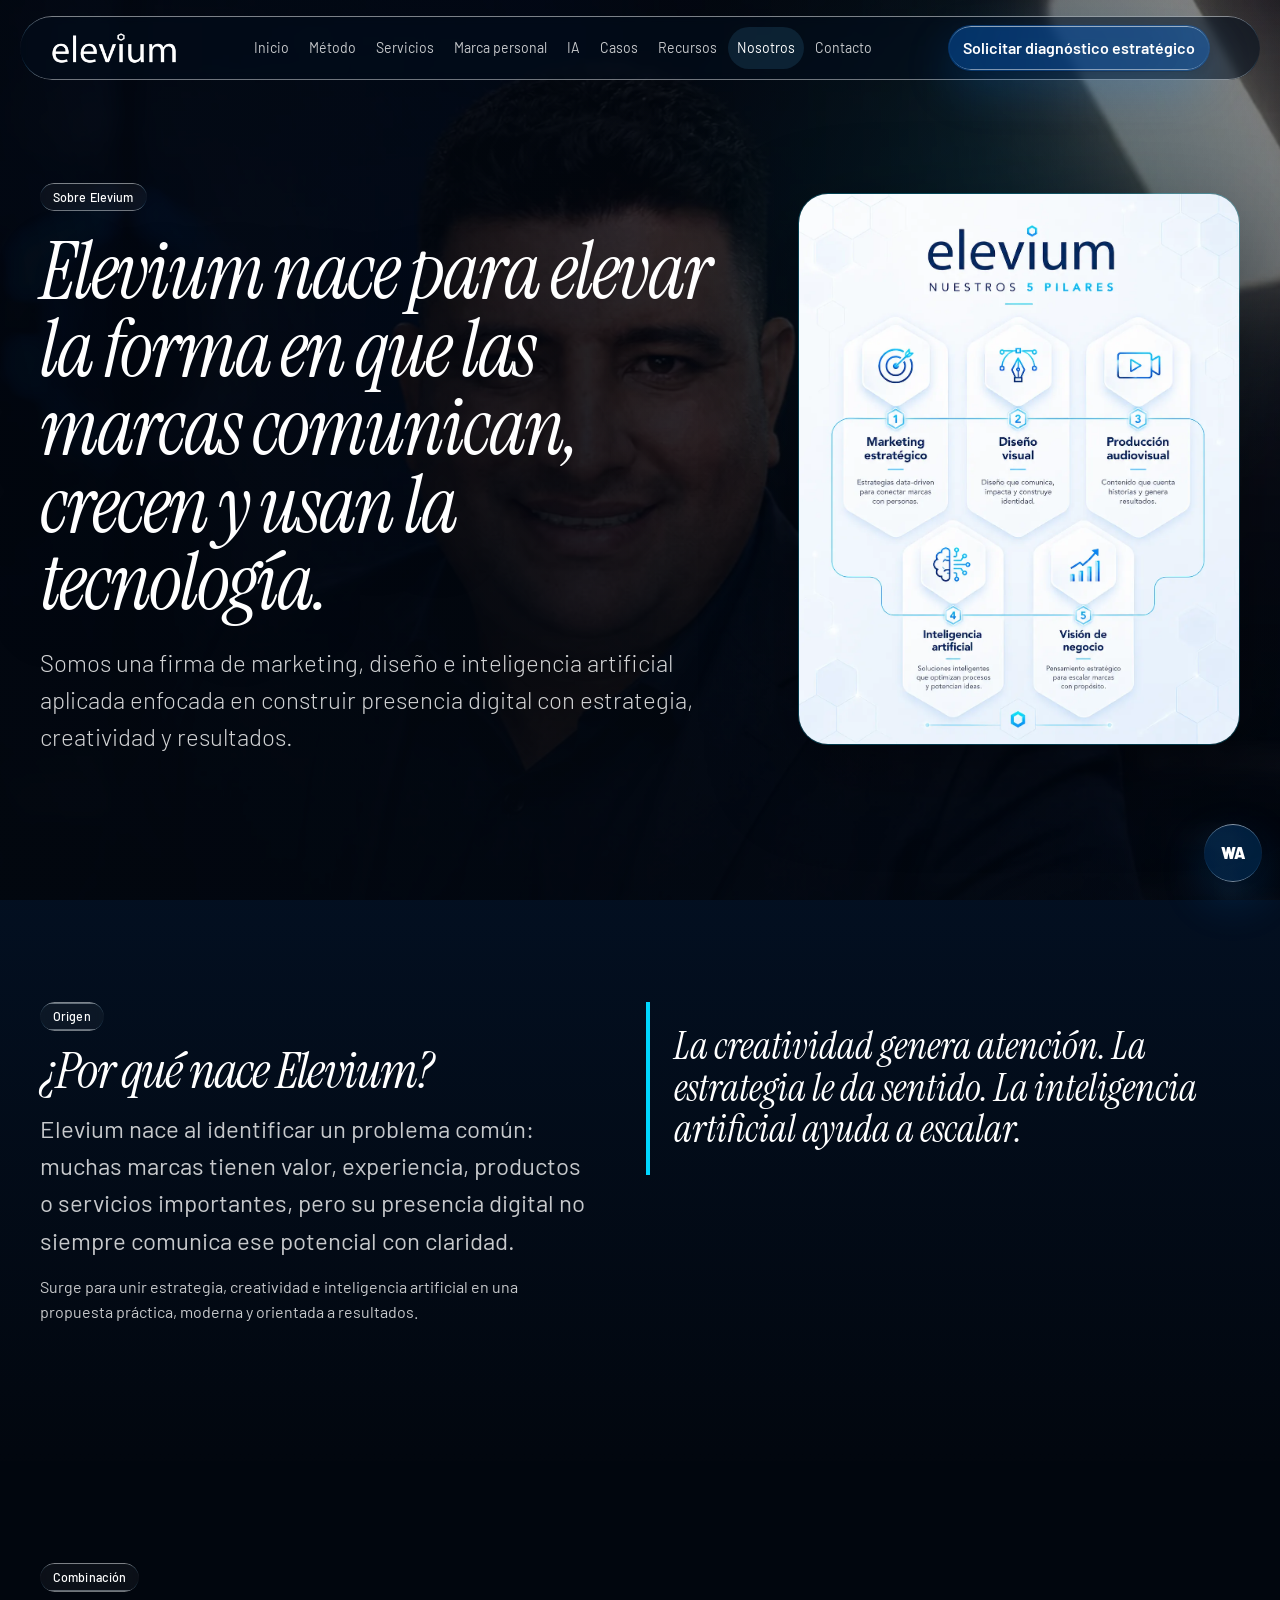
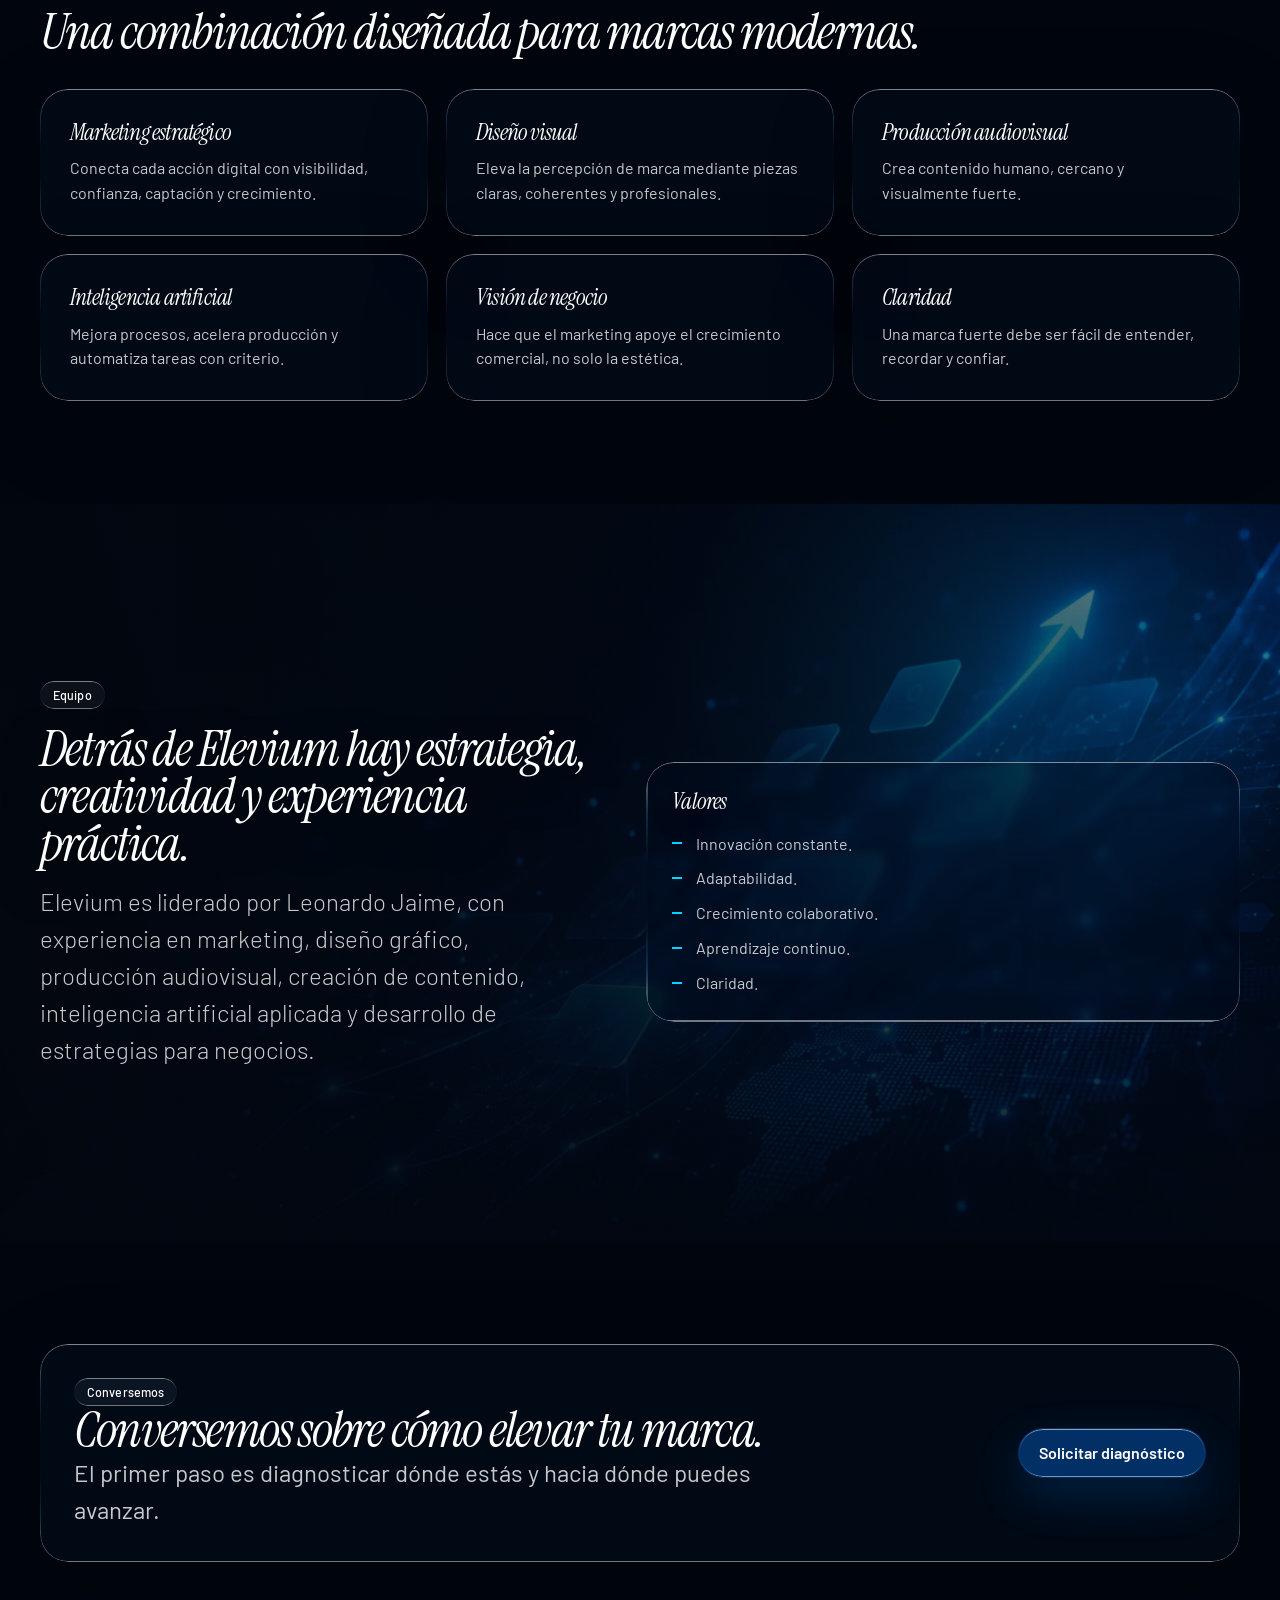
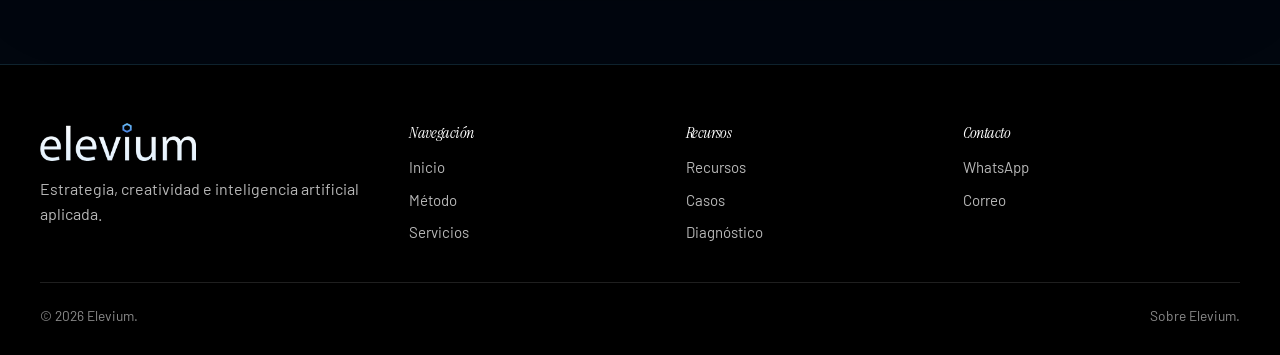
<file: sobre-elevium.html>
﻿<!doctype html><html lang="es"><head><meta charset="utf-8"><meta name="viewport" content="width=device-width, initial-scale=1"><title>Sobre Elevium | Marketing con Inteligencia</title><meta name="description" content="Conoce la filosofía de Elevium: estrategia, creatividad e inteligencia artificial aplicada para elevar marcas y negocios."><link rel="stylesheet" href="assets/elevium.css"></head><body>
<header class="site-header"><div class="nav-shell"><a class="brand" href="index.html"><img src="assets/logo-elevium-navy.png" alt="Elevium"></a><nav class="nav-links" data-nav><a href="index.html">Inicio</a><a href="metodo-elevar.html">Método</a><a href="servicios.html">Servicios</a><a href="marca-personal-profesional.html">Marca personal</a><a href="ia-para-negocios.html">IA</a><a href="casos.html">Casos</a><a href="recursos.html">Recursos</a><a class="active" href="sobre-elevium.html">Nosotros</a><a href="contacto.html">Contacto</a></nav><a class="btn btn-primary nav-cta" href="diagnostico.html">Solicitar diagnóstico estratégico</a><button class="menu-toggle" data-menu-toggle aria-label="Abrir menú"><span></span><span></span><span></span></button></div></header>
<main><section class="hero"><div class="container hero-grid"><div class="hero-copy"><span class="eyebrow">Sobre Elevium</span><h1>Elevium nace para elevar la forma en que las marcas comunican, crecen y usan la tecnología.</h1><p class="lead">Somos una firma de marketing, diseño e inteligencia artificial aplicada enfocada en construir presencia digital con estrategia, creatividad y resultados.</p></div><aside class="hero-panel showcase-card pillars-shot"><img src="mpg1a08a-ChatGPT-Image-21-may-2026_-03_59_03-p.m..webp" alt="Pieza visual de Elevium para la página Nosotros"></aside></div></section>
<section class="section soft"><div class="container two-col"><div class="section-head"><span class="eyebrow">Origen</span><h2>¿Por qué nace Elevium?</h2><p class="lead">Elevium nace al identificar un problema común: muchas marcas tienen valor, experiencia, productos o servicios importantes, pero su presencia digital no siempre comunica ese potencial con claridad.</p><p>Surge para unir estrategia, creatividad e inteligencia artificial en una propuesta práctica, moderna y orientada a resultados.</p></div><div class="quote-block">La creatividad genera atención. La estrategia le da sentido. La inteligencia artificial ayuda a escalar.</div></div></section>
<section class="section"><div class="container"><div class="section-head"><span class="eyebrow">Combinación</span><h2>Una combinación diseñada para marcas modernas.</h2></div><div class="grid-3"><article class="card"><h3>Marketing estratégico</h3><p>Conecta cada acción digital con visibilidad, confianza, captación y crecimiento.</p></article><article class="card"><h3>Diseño visual</h3><p>Eleva la percepción de marca mediante piezas claras, coherentes y profesionales.</p></article><article class="card"><h3>Producción audiovisual</h3><p>Crea contenido humano, cercano y visualmente fuerte.</p></article><article class="card"><h3>Inteligencia artificial</h3><p>Mejora procesos, acelera producción y automatiza tareas con criterio.</p></article><article class="card"><h3>Visión de negocio</h3><p>Hace que el marketing apoye el crecimiento comercial, no solo la estética.</p></article><article class="card"><h3>Claridad</h3><p>Una marca fuerte debe ser fácil de entender, recordar y confiar.</p></article></div></div></section>
<section class="section dark-band"><div class="container two-col split-center"><div class="section-head"><span class="eyebrow">Equipo</span><h2>Detrás de Elevium hay estrategia, creatividad y experiencia práctica.</h2><p class="lead">Elevium es liderado por Leonardo Jaime, con experiencia en marketing, diseño gráfico, producción audiovisual, creación de contenido, inteligencia artificial aplicada y desarrollo de estrategias para negocios.</p></div><div class="dark-card"><h3>Valores</h3><ul class="plain-list"><li>Innovación constante.</li><li>Adaptabilidad.</li><li>Crecimiento colaborativo.</li><li>Aprendizaje continuo.</li><li>Claridad.</li></ul></div></div></section>
<section class="section"><div class="container resource-panel"><div><span class="eyebrow">Conversemos</span><h2>Conversemos sobre cómo elevar tu marca.</h2><p class="lead">El primer paso es diagnosticar dónde estás y hacia dónde puedes avanzar.</p></div><a class="btn btn-primary" href="diagnostico.html">Solicitar diagnóstico</a></div></section></main>
<footer class="site-footer"><div class="container footer-grid"><div><img src="assets/logo-elevium-white.png" alt="Elevium"><p>Estrategia, creatividad e inteligencia artificial aplicada.</p></div><div><h3>Navegación</h3><div class="footer-list"><a href="index.html">Inicio</a><a href="metodo-elevar.html">Método</a><a href="servicios.html">Servicios</a></div></div><div><h3>Recursos</h3><div class="footer-list"><a href="recursos.html">Recursos</a><a href="casos.html">Casos</a><a href="diagnostico.html">Diagnóstico</a></div></div><div><h3>Contacto</h3><div class="footer-list"><a href="https://wa.me/50377582172">WhatsApp</a><a href="mailto:elevium.sv@gmail.com">Correo</a></div></div></div><div class="container footer-bottom"><span>© 2026 Elevium.</span><span>Sobre Elevium.</span></div></footer><a class="whatsapp-float" href="https://wa.me/50377582172" aria-label="WhatsApp">WA</a><script src="assets/elevium.js"></script></body></html>
</file>
<file: assets/v2/site.css>
@font-face {
  font-family: Barlow;
  src: url("barlow-regular.woff2") format("woff2");
  font-display: swap;
  font-style: normal;
  font-weight: 400;
}

@font-face {
  font-family: Barlow;
  src: url("barlow-bold.woff2") format("woff2");
  font-display: swap;
  font-style: normal;
  font-weight: 700;
}

@font-face {
  font-family: "Instrument Serif";
  src: url("instrument-serif.woff2") format("woff2");
  font-display: swap;
  font-style: normal;
  font-weight: 400;
}

:root {
  --navy: #07121f;
  --brand: #062e6f;
  --blue: #139bff;
  --cyan: #19d4ff;
  --ink: #122941;
  --muted: #49627b;
  --ice: #eef4f8;
  --warm: #efe9e2;
  --line: #cddbe8;
  --white: #fff;
  --gutter: clamp(1.25rem, 5.4vw, 5rem);
  --display: "Instrument Serif", Georgia, "Times New Roman", serif;
}

*, *::before, *::after { box-sizing: border-box; }
[hidden] { display: none !important; }

body {
  margin: 0;
  color: var(--ink);
  background: var(--white);
  font: 400 1.0625rem/1.45 Barlow, system-ui, sans-serif;
}

img { display: block; max-width: 100%; height: auto; }
figure, p, h1, h2, h3 { margin: 0; }
a { color: inherit; }
button, input, select { font: inherit; }
button, summary { cursor: pointer; }

:focus-visible {
  outline: 2px solid var(--white);
  outline-offset: 2px;
  box-shadow: 0 0 0 5px var(--brand);
}

.site-header :focus-visible,
.site-footer :focus-visible,
.hero-body :focus-visible,
.brand-band :focus-visible {
  outline-color: var(--cyan);
  box-shadow: none;
}

h1, h2, h3 {
  font-family: var(--display);
  font-weight: 400;
  line-height: 1.04;
  overflow-wrap: anywhere;
}

h1 { font-size: clamp(3.25rem, 7.4vw, 6.625rem); }
h2 { font-size: clamp(2.25rem, 4.3vw, 3.75rem); }
h3 { font-size: clamp(1.55rem, 2.4vw, 2.2rem); }

.shell {
  width: calc(100% - 2 * var(--gutter));
  max-width: 80.25rem;
  margin-inline: auto;
}

.skip-link {
  position: fixed;
  z-index: 10;
  inset: .75rem auto auto .75rem;
  transform: translateY(-180%);
  background: var(--white);
  padding: .65rem 1rem;
  color: var(--brand);
}

.skip-link:focus { transform: none; }

.button {
  display: inline-flex;
  align-items: center;
  justify-content: center;
  width: fit-content;
  max-width: 100%;
  min-height: 3rem;
  padding: .75rem 1.15rem;
  border: 1px solid transparent;
  border-radius: .5rem;
  color: var(--navy);
  background: var(--blue);
  font-size: 1rem;
  font-weight: 700;
  line-height: 1.2;
  text-align: center;
  text-decoration: none;
  transition: background-color 150ms ease, border-color 150ms ease;
}

.button:hover { background: #51b7ff; }
.button-outline { border-color: #71869c; color: var(--white); background: transparent; }
.button-outline:hover { background: #ffffff16; border-color: var(--white); }
.button-light { color: var(--brand); background: var(--white); border-color: var(--line); }
.button-light:hover { background: #dceefb; }

.text-link {
  width: fit-content;
  color: var(--brand);
  font-weight: 700;
  text-underline-offset: .22em;
}

.text-link:hover { text-decoration-thickness: .14em; }

.site-header {
  position: relative;
  z-index: 2;
  color: var(--white);
  background: var(--navy);
}

.header-inner {
  position: relative;
  min-height: 5.125rem;
  display: grid;
  grid-template-columns: 1fr auto 1fr;
  gap: 1.2rem;
  align-items: center;
  border-bottom: 1px solid #ffffff20;
}

.site-logo { display: inline-block; width: fit-content; }
.site-logo img { width: 9.25rem; }
.desktop-nav, .footer-inner nav { display: flex; flex-wrap: wrap; gap: .6rem 1.85rem; }
.desktop-nav a, .site-footer nav a, .mobile-nav nav a { font-weight: 700; text-decoration: none; }
.desktop-nav a:hover, .site-footer nav a:hover, .mobile-nav nav a:hover { text-decoration: underline; text-underline-offset: .22em; }
.header-contact { justify-self: end; }
.mobile-nav { display: none; }

.hero-body {
  position: relative;
  isolation: isolate;
  display: grid;
  align-content: center;
  min-height: clamp(38rem, 52vw, 47rem);
  color: var(--white);
  background: var(--navy);
}

.hero-copy {
  position: relative;
  z-index: 1;
  display: grid;
  justify-items: start;
  gap: clamp(1.25rem, 2.2vw, 2rem);
  padding-block: 5rem;
}

.hero-copy h1 {
  max-width: 100%;
  font-size: clamp(4rem, 8.25vw, 7.4rem);
  letter-spacing: -.018em;
  line-height: .98;
  text-wrap: balance;
}

.hero-copy h1 span { display: block; }
.hero-copy h1 span + span { color: var(--cyan); }

.hero-copy p {
  max-width: 32ch;
  font-size: clamp(1.125rem, 2vw, 1.625rem);
  line-height: 1.32;
}

.actions { display: flex; gap: .65rem; flex-wrap: wrap; }

.hero-art { position: absolute; inset: 0; }
.hero-art img { width: 100%; height: 100%; object-fit: cover; object-position: 63% center; }

.hero-art::after {
  content: "";
  position: absolute;
  inset: 0;
  background: linear-gradient(90deg, #07121fe0 0%, #07121fc9 29%, #07121f47 62%, transparent 92%);
}

.section { padding-block: clamp(3rem, 5.7vw, 5.25rem); }
.ice { background: var(--ice); }
.warm { background: var(--warm); }

.service-grid {
  display: grid;
  grid-template-columns: repeat(3, minmax(0, 1fr));
  gap: clamp(1.1rem, 2.55vw, 2.5rem);
  margin-top: 1.9rem;
}

.service {
  position: relative;
  display: grid;
  align-content: start;
  gap: .5rem;
  padding: 1.25rem .25rem .45rem 0;
  border-top: 1px solid var(--line);
  text-decoration: none;
}

.service::before {
  content: "";
  position: absolute;
  inset: -1px auto auto 0;
  width: 2.65rem;
  height: 3px;
  background: var(--brand);
}

.service:nth-child(2)::before { background: var(--blue); }
.service:hover h3 { color: var(--brand); text-decoration: underline; text-underline-offset: .15em; }
.service p, .section-copy > p:not(.eyebrow) { color: var(--muted); }
.featured { display: grid; grid-template-columns: minmax(0, 1.63fr) minmax(0, 1fr); gap: clamp(1.5rem, 4.1vw, 4.5rem); align-items: center; }

.feature-photo, .promo-photo, .compare-photo {
  position: relative;
  overflow: hidden;
  border-radius: .75rem;
}

.feature-photo img, .promo-photo img { width: 100%; aspect-ratio: 1.6; object-fit: cover; }
.feature-photo img { object-position: center 53%; }

.feature-photo figcaption {
  position: absolute;
  inset: auto 0 0;
  padding: .7rem 1rem;
  color: var(--white);
  background: #07121fd9;
  font-size: .875rem;
  font-weight: 700;
}

.section-copy { display: grid; gap: .9rem; justify-items: start; min-width: 0; }
.section-copy > p:not(.eyebrow) { max-width: 36ch; font-size: clamp(1rem, 1.45vw, 1.35rem); }
.featured h2 { font-size: clamp(2.6rem, 5.8vw, 5.15rem); }

.eyebrow {
  color: var(--brand);
  font-size: .8125rem;
  letter-spacing: .115em;
  font-weight: 700;
  text-transform: uppercase;
}

.compact { padding-block: clamp(2.4rem, 4vw, 3.4rem); }
.bio-grid { display: grid; grid-template-columns: repeat(2, minmax(0, 1fr)); }
.bio-grid .section-copy { gap: .5rem; }
.bio-grid .section-copy + .section-copy { border-left: 1px solid var(--line); padding-left: clamp(1rem, 5vw, 5rem); }
.bio-grid h2 { font-size: clamp(2.125rem, 3.4vw, 2.8rem); }

.brand-band { color: var(--white); background: var(--brand); }
.brand-band .section-copy > p:not(.eyebrow) { color: #e4f0ff; max-width: 45ch; }
.closing { display: flex; justify-content: space-between; align-items: center; gap: 1.25rem; }
.closing h2 { font-size: clamp(2.5rem, 4.35vw, 3.65rem); }

.site-footer {
  padding-block: clamp(2.15rem, 4vw, 2.75rem);
  color: var(--white);
  background: var(--navy);
}

.footer-inner {
  display: flex;
  align-items: center;
  justify-content: space-between;
  gap: 1rem 2rem;
  flex-wrap: wrap;
}

.footer-inner img { width: 7.5rem; }
.footer-inner p { color: #b9cde0; font-size: .9375rem; }

.inner-main { padding-block: clamp(1.8rem, 5.25vw, 4.75rem) clamp(3.5rem, 7.5vw, 6.75rem); }
.back-link { display: inline-block; }
.page-copy { display: grid; margin-block: 2rem 1.25rem; gap: .55rem; }

.compare {
  display: grid;
  grid-template-columns: minmax(0, 2.2fr) minmax(0, 1fr);
  align-items: center;
  gap: clamp(1.25rem, 3.3vw, 3.15rem);
}

.compare-photo img {
  width: 100%;
  aspect-ratio: 1.57;
  object-fit: cover;
  object-position: center 52%;
}

.compare-controls { display: flex; flex-wrap: wrap; gap: .5rem; }
.compare-controls .button { flex: 1; min-width: 6.5rem; }
.compare-controls .button[aria-pressed="true"] { background: var(--blue); border-color: var(--blue); color: var(--navy); }
.compare-info h2 { font-size: clamp(1.9rem, 3.4vw, 2.8rem); }
.compare-info h2 + p { color: var(--muted); margin-top: .65rem; }

.promo-intro {
  display: grid;
  grid-template-columns: minmax(0, 1fr) minmax(0, 1.1fr);
  gap: clamp(1.5rem, 4vw, 4.75rem);
  align-items: center;
  padding-bottom: clamp(2rem, 4vw, 4rem);
}

.promo-intro h1 { font-size: clamp(3.25rem, 7.1vw, 6.4rem); }
.promo-photo img { aspect-ratio: 1.54; }

.catalogue { padding-bottom: clamp(3.25rem, 6vw, 5rem); }
.sample-note { margin-top: .4rem; color: var(--muted); font-size: .9375rem; }

.product-grid {
  padding: 0;
  margin: 1.25rem 0 0;
  list-style: none;
  display: grid;
  grid-template-columns: repeat(3, minmax(0, 1fr));
  gap: clamp(.75rem, 1.4vw, 1.2rem);
}

.product {
  display: grid;
  grid-template-rows: auto 1fr;
  background: var(--white);
  border-radius: .65rem;
  overflow: hidden;
}

.product img { width: 100%; aspect-ratio: 1.9; object-fit: cover; }
.product img.product-tall { object-fit: contain; background: #f8f6f3; }

.product > div {
  padding: .8rem clamp(.65rem, 1.5vw, 1rem) .95rem;
  display: grid;
  align-content: space-between;
  justify-items: start;
  gap: .5rem;
}

.product h3 { font-size: clamp(1.45rem, 2.75vw, 2.15rem); }
.product .text-link { display: inline-flex; align-items: center; min-height: 2.75rem; }

.quote-layout { display: grid; grid-template-columns: minmax(0, .9fr) minmax(0, 1.1fr); align-items: start; gap: clamp(1.6rem, 6vw, 6rem); }
.quote-form { padding: clamp(1rem, 3vw, 2rem); display: grid; gap: 1rem; color: var(--ink); background: var(--white); border-radius: .75rem; }
.quote-items { display: grid; gap: 1rem; }
.quote-item { display: grid; grid-template-columns: minmax(0, 1.4fr) minmax(0, 1fr); gap: .75rem; }
.quote-item + .quote-item { padding-top: 1rem; border-top: 1px solid var(--line); }
.quote-form label { display: grid; min-width: 0; align-content: start; gap: .35rem; font-weight: 700; }
.quote-form input, .quote-form select {
  width: 100%;
  min-width: 0;
  min-height: 2.85rem;
  color: var(--ink);
  border: 1px solid #a2b4c5;
  border-radius: .375rem;
  background: var(--white);
  padding: .5rem;
  font-weight: 400;
}

.quote-form :focus-visible { outline-color: var(--white); box-shadow: 0 0 0 5px var(--brand); }

.quote-form :is(.add-product, .remove-product) {
  padding: .25rem 0;
  border: 0;
  background: transparent;
  text-decoration: underline;
  text-align: left;
}

.quote-form .remove-product { grid-column: 1 / -1; }
.quote-form .button { margin-top: .15rem; }

@media (min-width: 48em) {
  .home-page .site-header { position: absolute; inset: 0 0 auto; background: #07121fb8; }
  .home-page .hero-copy { padding-top: 9rem; }
}

@media (max-width: 47.99em) {
  .header-inner { display: flex; justify-content: space-between; min-height: 3.75rem; }
  .site-logo img { width: 6.9rem; }
  .desktop-nav, .header-contact { display: none; }
  .mobile-nav { display: block; }

  .mobile-nav summary {
    display: grid;
    place-items: center;
    min-height: 2.75rem;
    padding: .35rem .95rem;
    border-radius: .45rem;
    border: 1px solid #71869c;
    font-size: .9375rem;
    font-weight: 700;
    list-style: none;
  }

  .mobile-nav summary::-webkit-details-marker { display: none; }

  .mobile-nav nav {
    position: absolute;
    inset: calc(100% + .5rem) 0 auto auto;
    width: min(100%, 20rem);
    max-height: calc(100vh - 5rem);
    overflow: auto;
    display: grid;
    padding: .5rem;
    border: 1px solid #536a82;
    border-radius: .55rem;
    color: var(--white);
    background: var(--navy);
    box-shadow: 0 .75rem 2.5rem #0005;
  }

  .mobile-nav nav a { padding: .65rem .75rem; }
  .hero-body { min-height: auto; display: block; }
  .hero-copy { padding-block: 2.55rem 1rem; gap: 1.25rem; }
  .hero-copy h1 { font-size: clamp(2.7rem, 15.1vw, 4.6rem); }
  .hero-copy p { max-width: 34ch; }

  .hero-art {
    display: block;
    position: relative;
    height: clamp(13rem, 69vw, 24rem);
  }

  .hero-art img { object-position: 62% center; }
  .hero-art::after { background: linear-gradient(180deg, var(--navy), #07121f03 33%); }
  .actions .button { min-height: 2.85rem; padding-inline: .85rem; font-size: .9375rem; }
  .section { padding-block: 2.45rem; }
  .service-grid, .featured, .bio-grid, .compare, .promo-intro, .quote-layout { grid-template-columns: minmax(0, 1fr); }
  .service-grid { gap: .8rem; margin-top: 1.15rem; }
  .service { padding-top: .85rem; }
  .feature-photo img { aspect-ratio: 1.27; }
  .desktop-break { display: none; }
  .featured h2 { max-width: 13ch; }
  .bio-grid { gap: 1.1rem; }
  .bio-grid .section-copy + .section-copy { border-left: 0; border-top: 1px solid var(--line); padding: 1.1rem 0 0; }
  .closing { flex-wrap: wrap; align-items: start; }
  .footer-inner { display: grid; }
  .footer-inner nav { gap: .55rem 1.15rem; }
  .page-copy { margin-block: 1.55rem 1.1rem; }
  .compare-controls .button { flex: 0 1 auto; }
  .compare-photo img { aspect-ratio: 1.16; }
  .product-grid { grid-template-columns: repeat(2, minmax(0, 1fr)); }
  .promo-intro h1 { max-width: 12ch; }

  .quote-item { grid-template-columns: minmax(0, 1fr); }
}

@media (prefers-reduced-motion: reduce) {
  *, *::before, *::after { transition: none !important; }
}
</file>
<file: assets/elevium.css>
@import url("https://fonts.googleapis.com/css2?family=Instrument+Serif:ital@0;1&family=Barlow:wght@300;400;500;600;700&display=swap");

:root {
  --navy: #020d1d;
  --navy-2: #061a34;
  --sky: #00d7ff;
  --electric: #087bff;
  --aqua: #00f0ff;
  --steel: #9ab4cc;
  --warm-metal: #b78b55;
  --white: #ffffff;
  --mist: #eaf6ff;
  --line: rgba(0, 215, 255, 0.28);
  --ink: #eaf6ff;
  --muted: #9ab4cc;
  --success: #16a36b;
  --warn: #e0a817;
  --danger: #dc2626;
  --shadow: 0 24px 70px rgba(0, 7, 18, 0.44);
  --radius-lg: 34px;
  --radius-md: 24px;
  --radius-sm: 16px;
  --font-display: "Instrument Serif", "Iowan Old Style", Georgia, serif;
  --font-body: "Barlow", "Aptos", "Montserrat", "Segoe UI", system-ui, sans-serif;
  --font-mono: ui-monospace, "JetBrains Mono", Consolas, monospace;
  --glass: rgba(255,255,255,0.01);
  --glass-line: rgba(0,215,255,0.34);
  --space-video-hero: url("");
}

* { box-sizing: border-box; }
html { scroll-behavior: smooth; }
body {
  margin: 0;
  background: #02070f;
  color: var(--ink);
  font-family: var(--font-body);
  line-height: 1.55;
  text-rendering: optimizeLegibility;
}
body.menu-open { overflow: hidden; }
img { max-width: 100%; display: block; }
a { color: inherit; text-decoration: none; }
p { margin: 0; color: var(--muted); }
h1, h2, h3 { margin: 0; font-family: var(--font-display); font-style: italic; font-weight: 400; line-height: .92; letter-spacing: -0.035em; color: var(--navy); }
h1 { font-size: clamp(2.8rem, 6.4vw, 6.8rem); max-width: 980px; }
h2 { font-size: clamp(2rem, 4vw, 4.4rem); max-width: 900px; }
h3 { font-size: clamp(1.15rem, 1.8vw, 1.55rem); line-height: 1.2; }

.site-header {
  position: sticky;
  top: 0;
  z-index: 50;
  background: rgba(2,13,29,.82);
  border-bottom: 1px solid rgba(0,215,255,.14);
  backdrop-filter: blur(18px);
  overflow: visible;
}
.nav-shell {
  width: min(1200px, calc(100% - 32px));
  min-height: 78px;
  margin: 0 auto;
  display: grid;
  grid-template-columns: auto 1fr auto auto;
  align-items: center;
  gap: 20px;
}
.brand { display: inline-flex; align-items: center; flex: 0 0 auto; min-width: 150px; }
.brand img { width: clamp(148px, 13vw, 188px); height: auto; max-height: 52px; object-fit: contain; }
.nav-links { display: flex; justify-content: center; align-items: center; gap: 18px; font-size: .92rem; color: rgba(234,246,255,.84); }
.nav-links a { opacity: .86; white-space: nowrap; }
.nav-links a:hover, .nav-links a.active { color: var(--electric); opacity: 1; }
.menu-toggle { display: none; border: 1px solid rgba(1,40,61,.14); background: var(--white); border-radius: 999px; width: 44px; height: 44px; color: var(--navy); }
.menu-toggle span { display: block; width: 18px; height: 2px; margin: 4px auto; background: currentColor; border-radius: 4px; }
body.menu-open .menu-toggle { z-index: 110; }

.btn {
  display: inline-flex;
  align-items: center;
  justify-content: center;
  position: relative;
  overflow: hidden;
  min-height: 46px;
  padding: 12px 20px;
  border-radius: 999px;
  border: 1px solid transparent;
  font-weight: 750;
  letter-spacing: 0;
  cursor: pointer;
  transition: transform .2s ease, border-color .2s ease, background .2s ease, box-shadow .2s ease;
}
.btn:hover { transform: translateY(-1px); }
.btn-primary {
  color: var(--white);
  background: linear-gradient(135deg, var(--electric), var(--sky));
  box-shadow: 0 12px 30px rgba(0,136,255,.26);
}
.btn-dark { color: var(--white); background: var(--navy); border-color: rgba(87,196,255,.4); }
.btn-secondary { color: var(--navy); background: rgba(255,255,255,.72); border-color: rgba(0,136,255,.32); }
.btn-ghost { color: var(--sky); background: transparent; border-color: rgba(87,196,255,.34); }

.hero {
  position: relative;
  overflow: hidden;
  padding: clamp(70px, 8vw, 116px) 0;
  background:
    radial-gradient(circle at 82% 20%, rgba(0,215,255,.28), transparent 26%),
    radial-gradient(circle at 18% 84%, rgba(8,123,255,.18), transparent 30%),
    linear-gradient(135deg, var(--navy), #02070f 68%, #062b57);
  color: var(--white);
}
.hero::before, .dark-band::before {
  content: "";
  position: absolute;
  inset: 0;
  opacity: .22;
  background-image: url("data:image/svg+xml,%3Csvg width='156' height='136' viewBox='0 0 156 136' xmlns='http://www.w3.org/2000/svg'%3E%3Cg fill='none' stroke='%2357C4FF' stroke-width='1.25' stroke-linejoin='round' stroke-opacity='.34'%3E%3Cpath d='M39 3 78 25.5v45L39 93 0 70.5v-45L39 3Z'/%3E%3Cpath d='M117 3 156 25.5v45L117 93 78 70.5v-45L117 3Z'/%3E%3Cpath d='M78 70.5 117 93v45l-39 22.5L39 138V93l39-22.5Z'/%3E%3C/g%3E%3C/svg%3E");
  background-size: 156px 136px;
  background-position: center top;
  pointer-events: none;
}
.hero .container { position: relative; z-index: 1; }
.hero h1, .hero h2, .dark-band h2, .dark-band h3 { color: var(--white); }
.hero p, .dark-band p { color: rgba(255,255,255,.78); }
.hero-grid { display: grid; grid-template-columns: minmax(0, 1.06fr) minmax(360px, .72fr); gap: clamp(34px, 6vw, 74px); align-items: center; }
.hero-copy { display: grid; gap: 26px; }
.eyebrow {
  display: inline-flex;
  width: max-content;
  max-width: 100%;
  align-items: center;
  gap: 9px;
  padding: 8px 13px;
  border: 1px solid rgba(87,196,255,.34);
  border-radius: 999px;
  color: var(--sky);
  background: rgba(87,196,255,.08);
  font: 700 .78rem/1 var(--font-mono);
  text-transform: uppercase;
  letter-spacing: .06em;
}
.lead { font-size: clamp(1.08rem, 1.8vw, 1.34rem); max-width: 760px; color: #4f6272; }
.hero .lead { color: rgba(255,255,255,.82); }
.actions { display: flex; flex-wrap: wrap; gap: 13px; align-items: center; }
.microcopy { font-size: .9rem; color: rgba(255,255,255,.68); }
.hero-panel, .dark-card {
  position: relative;
  overflow: hidden;
  border: 1px solid rgba(87,196,255,.28);
  border-radius: var(--radius-lg);
  background: linear-gradient(180deg, rgba(255,255,255,.12), rgba(255,255,255,.06));
  box-shadow: var(--shadow);
}
.portrait-card { padding: 16px; }
.portrait-card img { width: 100%; aspect-ratio: 4 / 5; object-fit: cover; border-radius: 26px; object-position: center top; }
.metric-strip { display: grid; grid-template-columns: repeat(3, 1fr); gap: 1px; margin-top: 14px; overflow: hidden; border-radius: 22px; border: 1px solid rgba(87,196,255,.18); }
.metric-strip div { padding: 15px; background: rgba(1,40,61,.66); }
.metric-strip strong { display: block; color: var(--white); font-size: 1.1rem; }
.metric-strip span { display: block; color: rgba(255,255,255,.62); font-size: .78rem; }

.container { width: min(1200px, calc(100% - 32px)); margin: 0 auto; }
.section { padding: clamp(64px, 8vw, 108px) 0; }
.section-tight { padding: clamp(44px, 6vw, 74px) 0; }
.section-head { display: grid; gap: 16px; margin-bottom: 34px; }
.two-col { display: grid; grid-template-columns: minmax(0, .92fr) minmax(340px, 1fr); gap: clamp(28px, 5vw, 60px); align-items: start; }
.split-center { align-items: center; }
.grid-3 { display: grid; grid-template-columns: repeat(3, 1fr); gap: 18px; }
.grid-2 { display: grid; grid-template-columns: repeat(2, 1fr); gap: 18px; }
.card {
  border: 1px solid rgba(0,215,255,.14);
  border-radius: var(--radius-md);
  padding: clamp(20px, 3vw, 30px);
  background: rgba(3,20,43,.72);
  box-shadow: 0 12px 36px rgba(0,7,18,.18);
}
.card h3 { margin-bottom: 10px; }
.kicker,
.card .kicker { color: var(--electric); font-family: var(--font-mono); font-weight: 800; font-size: .76rem; text-transform: uppercase; letter-spacing: .06em; }
.soft { background: linear-gradient(180deg, #031022, #02070f); }
.dark-band {
  position: relative;
  overflow: hidden;
  background:
    radial-gradient(circle at 75% 24%, rgba(0,215,255,.24), transparent 26%),
    linear-gradient(135deg, var(--navy), var(--navy-2));
  color: var(--white);
}
.dark-grid { display: grid; grid-template-columns: repeat(3, 1fr); gap: 18px; }
.dark-card { padding: 26px; box-shadow: none; }
.hex-mark {
  width: 42px;
  height: 48px;
  display: grid;
  place-items: center;
  color: var(--navy);
  font-weight: 900;
  background: linear-gradient(135deg, var(--sky), var(--electric));
  clip-path: polygon(25% 4%, 75% 4%, 100% 50%, 75% 96%, 25% 96%, 0 50%);
  margin-bottom: 18px;
}
.pill-list { display: flex; flex-wrap: wrap; gap: 10px; }
.pill { border: 1px solid rgba(0,136,255,.22); background: rgba(87,196,255,.12); color: var(--navy); border-radius: 999px; padding: 8px 12px; font: 650 .92rem/1.2 var(--font-body); }
.pill.active { background: var(--navy); color: var(--white); border-color: var(--navy); }
.dark-band .pill { color: var(--white); border-color: rgba(87,196,255,.38); background: rgba(87,196,255,.1); }
.quote-block { border-left: 4px solid var(--electric); padding: 24px 0 24px 24px; font-size: clamp(1.4rem, 3vw, 2.8rem); line-height: 1.08; font-weight: 850; color: var(--navy); }
.dashboard {
  border-radius: var(--radius-lg);
  border: 1px solid rgba(87,196,255,.24);
  background: linear-gradient(180deg, rgba(5,24,50,.9), rgba(2,13,29,.78));
  box-shadow: var(--shadow);
  padding: 18px;
  color: var(--ink);
}
.dash-top { display: flex; justify-content: space-between; gap: 14px; align-items: center; padding: 10px 8px 18px; color: var(--navy); }
.dash-top strong { color: var(--navy); font-weight: 850; }
.dash-dot { width: 10px; height: 10px; border-radius: 999px; background: var(--electric); box-shadow: 18px 0 0 var(--sky), 36px 0 0 rgba(1,40,61,.22); }
.dash-body { display: grid; gap: 12px; }
.dash-row { display: grid; grid-template-columns: 1fr auto; gap: 12px; align-items: center; padding: 14px; border-radius: 18px; background: var(--white); border: 1px solid rgba(1,40,61,.08); }
.dash-row span { color: var(--muted); }
.dash-row strong { color: var(--electric); font-variant-numeric: tabular-nums; }
.bar { height: 8px; border-radius: 99px; background: linear-gradient(90deg, var(--electric), var(--sky)); }
.method-rail { display: grid; grid-template-columns: repeat(6, 1fr); gap: 12px; }
.phase { padding: 20px; border-radius: 24px; border: 1px solid rgba(87,196,255,.26); background: rgba(255,255,255,.08); color: var(--white); }
.phase strong { display: block; font-size: 2rem; color: var(--sky); line-height: 1; }
.phase,
.service-row {
  cursor: pointer;
}
.phase:hover,
.phase:focus-visible,
.service-row:hover,
.service-row:focus-visible {
  transform: translateY(-2px);
  outline: none;
  box-shadow: inset 0 1px 1px rgba(255,255,255,.14), 0 22px 70px rgba(0,136,255,.18);
}
.comparison { display: grid; grid-template-columns: 1fr 1fr; gap: 18px; }
.comparison ul, .check-list, .plain-list { margin: 16px 0 0; padding: 0; list-style: none; display: grid; gap: 10px; }
.check-list li, .plain-list li { position: relative; padding-left: 24px; color: var(--muted); }
.check-list li::before { content: ""; position: absolute; left: 0; top: .58em; width: 9px; height: 9px; border-radius: 50%; background: var(--electric); box-shadow: 0 0 0 4px rgba(0,136,255,.12); }
.plain-list li::before { content: ""; position: absolute; left: 0; top: .68em; width: 10px; height: 2px; background: var(--sky); }
.case-card .mock { height: 190px; border-radius: 22px; margin-bottom: 18px; background: linear-gradient(135deg, rgba(1,40,61,.95), rgba(0,136,255,.58)); position: relative; overflow: hidden; }
.case-card .mock::after { content: ""; position: absolute; inset: 24px; border: 1px solid rgba(255,255,255,.24); border-radius: 18px; background: linear-gradient(90deg, rgba(255,255,255,.16) 40%, transparent 40%); }

.form-card { border-radius: var(--radius-lg); padding: clamp(22px, 4vw, 38px); background: var(--white); border: 1px solid rgba(1,40,61,.1); box-shadow: var(--shadow); }
.form-grid { display: grid; grid-template-columns: 1fr 1fr; gap: 16px; }
.field { display: grid; gap: 7px; }
.field.full { grid-column: 1 / -1; }
label { color: var(--navy); font-weight: 760; font-size: .92rem; }
input, select, textarea {
  width: 100%;
  border: 1px solid rgba(1,40,61,.16);
  border-radius: 16px;
  padding: 13px 14px;
  min-height: 48px;
  font: inherit;
  color: var(--ink);
  background: #fbfdff;
}
textarea { min-height: 118px; resize: vertical; }
input:focus, select:focus, textarea:focus { outline: 3px solid rgba(87,196,255,.26); border-color: var(--electric); background: var(--white); }
.form-note { font-size: .86rem; color: var(--muted); }
.resource-panel { display: grid; grid-template-columns: 1fr auto; gap: 18px; align-items: center; border: 1px solid rgba(87,196,255,.28); border-radius: var(--radius-lg); padding: clamp(22px, 4vw, 34px); background: linear-gradient(135deg, rgba(87,196,255,.13), rgba(255,255,255,.95)); }
.score-card { padding: 22px; border-radius: 24px; background: var(--white); border: 1px solid rgba(1,40,61,.09); }
.score-line { display: flex; justify-content: space-between; gap: 12px; margin-top: 15px; color: var(--muted); font-size: .92rem; }
.diagnostic-layout {
  display: grid;
  grid-template-columns: 1fr;
  gap: 34px;
  align-items: start;
}
.diagnostic-sticky {
  position: static;
  max-width: 900px;
}
.diagnostic-form {
  display: grid;
  gap: 18px;
  width: 100%;
  justify-self: center;
  padding: clamp(22px, 3vw, 32px);
  border-radius: 24px;
}
.diagnostic-form > .section-head {
  margin-bottom: 0;
}
.diagnostic-form > .section-head h2 {
  font-size: clamp(2rem, 3.2vw, 3.4rem);
}
.diagnostic-form > .section-head p {
  max-width: 560px;
}
.diagnostic-progress {
  display: flex;
  align-items: center;
  justify-content: space-between;
  gap: 14px;
  padding: 14px 16px;
  border-radius: 18px;
  background: rgba(87,196,255,.1);
  color: var(--white);
}
.diagnostic-progress strong,
.diagnostic-progress span { color: var(--white); }
.diagnostic-questions { display: grid; gap: 10px; }
.diagnostic-steps { display: grid; }
.diagnostic-step { display: none; gap: 14px; }
.diagnostic-step.is-active { display: grid; }
.diagnostic-step-head {
  display: grid;
  gap: 8px;
  padding: 14px 16px;
  border-radius: 18px;
  background: rgba(87,196,255,.08);
}
.diagnostic-step-head h3 { color: var(--white); }
.diagnostic-step-head p { color: rgba(255,255,255,.76); }
.diagnostic-question {
  display: grid;
  grid-template-columns: repeat(3, 1fr);
  gap: 10px;
  margin: 0;
  padding: 14px;
  border: 1px solid rgba(87,196,255,.18);
  border-radius: 18px;
  background: rgba(255,255,255,.035);
}
.diagnostic-question legend {
  grid-column: 1 / -1;
  padding: 0;
  color: var(--white);
  font-weight: 760;
  line-height: 1.25;
}
.diagnostic-question legend ~ label {
  grid-column: auto;
}
.diagnostic-question legend + label {
  grid-row: auto;
}
.diagnostic-question legend + label + label {
  grid-row: auto;
  margin-left: 0;
}
.diagnostic-question legend + label + label + label {
  grid-row: auto;
  margin-left: 0;
}
.diagnostic-question label {
  display: inline-flex;
  gap: 8px;
  align-items: center;
  justify-content: flex-start;
  padding: 11px 12px;
  border-radius: 14px;
  color: rgba(255,255,255,.78);
  background: rgba(255,255,255,.045);
  cursor: pointer;
  font-weight: 700;
  line-height: 1.2;
  width: 100%;
}
.diagnostic-question label:has(input:checked) {
  color: var(--white);
  background: rgba(8,123,255,.22);
  box-shadow: inset 0 0 0 1px rgba(87,196,255,.32);
}
.diagnostic-question input {
  width: 14px;
  min-height: 14px;
  height: 14px;
  margin: 0;
  accent-color: var(--sky);
}
.diagnostic-result {
  display: grid;
  gap: 12px;
  padding: 20px;
  border-radius: 24px;
  background: rgba(1,40,61,.42);
  box-shadow: inset 0 0 0 1px rgba(87,196,255,.18);
}
.diagnostic-result.is-complete {
  background: linear-gradient(135deg, rgba(8,123,255,.34), rgba(0,215,255,.16));
}
.diagnostic-result > div {
  display: flex;
  justify-content: space-between;
  gap: 14px;
  align-items: center;
  color: var(--sky);
  font-weight: 760;
}
.diagnostic-result strong {
  font: 800 1.2rem/1 var(--font-mono);
  color: var(--white);
}
.diagnostic-result h3 { color: var(--white); }
.contact-fields { padding-top: 6px; }
.step-actions {
  display: flex;
  flex-wrap: wrap;
  gap: 12px;
  align-items: center;
  justify-content: flex-end;
}
.decision-grid {
  display: grid;
  grid-template-columns: repeat(4, 1fr);
  gap: 16px;
}
.decision-card {
  display: grid;
  align-content: start;
  gap: 12px;
  min-height: 250px;
  padding: 22px;
  border-radius: 24px;
  background: rgba(2,13,29,.58);
  box-shadow: inset 0 1px 1px rgba(255,255,255,.1), 0 18px 58px rgba(0,0,0,.18);
  position: relative;
  overflow: hidden;
}
.decision-card::before,
.service-row::before,
.process-list article::before {
  content: "";
  position: absolute;
  inset: 0;
  border-radius: inherit;
  padding: 1.3px;
  background: linear-gradient(180deg, rgba(255,255,255,.42), rgba(87,196,255,.12), rgba(255,255,255,.06));
  -webkit-mask: linear-gradient(#fff 0 0) content-box, linear-gradient(#fff 0 0);
  -webkit-mask-composite: xor;
  mask-composite: exclude;
  pointer-events: none;
}
.decision-card span {
  width: 42px;
  height: 42px;
  display: grid;
  place-items: center;
  border-radius: 14px;
  color: var(--white);
  background: rgba(87,196,255,.14);
  font: 800 .82rem/1 var(--font-mono);
}
.decision-card h3,
.decision-card strong { color: var(--white); }
.decision-card p { color: rgba(255,255,255,.76); }
.decision-card strong {
  display: block;
  margin-top: auto;
  font-size: .96rem;
}
.service-matrix { display: grid; gap: 14px; }
.service-row {
  display: grid;
  grid-template-columns: minmax(220px, .9fr) minmax(220px, 1fr) minmax(190px, .8fr) auto;
  gap: 20px;
  align-items: center;
  padding: 20px;
  border-radius: 24px;
  background: rgba(2,13,29,.58);
  box-shadow: inset 0 1px 1px rgba(255,255,255,.1), 0 16px 52px rgba(0,0,0,.16);
  position: relative;
  overflow: hidden;
}
.service-row h3 { color: var(--white); }
.service-row p { color: rgba(255,255,255,.76); }
.service-row .plain-list {
  margin: 0;
  gap: 7px;
  font-size: .92rem;
}
.service-row .btn {
  min-width: 160px;
  white-space: nowrap;
}
.detail-modal {
  position: fixed;
  inset: 0;
  z-index: 200;
  display: none;
  align-items: center;
  justify-content: center;
  padding: 22px;
}
body.detail-modal-open {
  overflow: hidden;
}
body.detail-modal-open .detail-modal[aria-hidden="false"] {
  display: flex;
}
.detail-modal__overlay {
  position: absolute;
  inset: 0;
  background: rgba(0, 7, 18, .78);
  backdrop-filter: blur(14px);
  -webkit-backdrop-filter: blur(14px);
}
.detail-modal__panel {
  position: relative;
  z-index: 1;
  width: min(1040px, 100%);
  height: min(88svh, 820px);
  min-height: 0;
  display: grid;
  grid-template-columns: minmax(260px, .72fr) minmax(0, 1fr);
  overflow: hidden;
  border-radius: 28px;
  border: 1px solid rgba(87,196,255,.34);
  background: linear-gradient(145deg, rgba(2,13,29,.96), rgba(3,24,49,.9));
  box-shadow: 0 34px 110px rgba(0, 0, 0, .54);
  color: var(--white);
}
.detail-modal__panel::before {
  content: "";
  position: absolute;
  inset: 0;
  pointer-events: none;
  background:
    radial-gradient(circle at 28% 16%, rgba(0,215,255,.18), transparent 28%),
    linear-gradient(180deg, rgba(255,255,255,.08), transparent 24%);
}
.detail-modal__close {
  position: absolute;
  top: 16px;
  right: 16px;
  z-index: 3;
  width: 42px;
  height: 42px;
  border-radius: 999px;
  border: 1px solid rgba(255,255,255,.24);
  background: rgba(255,255,255,.08);
  color: var(--white);
  font: 400 1.8rem/1 var(--font-body);
  cursor: pointer;
}
.detail-modal__media {
  position: relative;
  min-height: 0;
  height: 100%;
  display: grid;
  align-content: end;
  gap: 10px;
  padding: clamp(24px, 4vw, 42px);
  background:
    radial-gradient(circle at 50% 18%, rgba(0,215,255,.26), transparent 34%),
    linear-gradient(180deg, rgba(8,123,255,.18), rgba(1,13,30,.72));
  overflow: hidden;
}
.detail-modal__media img {
  position: absolute;
  inset: 0;
  width: 100%;
  height: 100%;
  object-fit: cover;
  object-position: center top;
  opacity: .82;
}
.detail-modal__media::after {
  content: "";
  position: absolute;
  inset: 0;
  background: linear-gradient(180deg, rgba(1,13,30,.12), rgba(1,13,30,.88));
}
.detail-modal__media > strong,
.detail-modal__media > span,
.detail-modal__media-label {
  position: relative;
  z-index: 1;
}
.detail-modal__media > strong,
.detail-modal__media-label strong {
  display: block;
  color: var(--sky);
  font: 900 clamp(5rem, 13vw, 9rem)/.85 var(--font-body);
}
.detail-modal__media > span,
.detail-modal__media-label span {
  display: block;
  color: var(--white);
  font: italic 400 clamp(2rem, 5vw, 4rem)/.9 var(--font-display);
}
.detail-modal__media-label {
  display: grid;
  gap: 4px;
  max-width: 78%;
  padding: 18px;
  border-radius: 22px;
  background: rgba(1,13,30,.58);
  border: 1px solid rgba(0,215,255,.22);
  backdrop-filter: blur(14px);
  -webkit-backdrop-filter: blur(14px);
}
.detail-modal__media-label strong {
  font-size: clamp(2.4rem, 6vw, 4.8rem);
}
.detail-modal__media-label span {
  font-size: clamp(1.55rem, 3vw, 2.7rem);
}
.detail-modal__content {
  position: relative;
  z-index: 2;
  display: grid;
  gap: 18px;
  align-content: start;
  padding: clamp(28px, 4vw, 48px);
  overflow-y: auto;
  min-height: 0;
  height: 100%;
  overscroll-behavior: contain;
  scrollbar-gutter: stable;
}
.detail-modal__content h2 {
  color: var(--white);
  font-size: clamp(2.35rem, 5vw, 4.6rem);
  line-height: .94;
  max-width: 720px;
}
.detail-modal__content .lead {
  color: rgba(255,255,255,.82);
  font-size: clamp(1rem, 1.7vw, 1.2rem);
}
.detail-modal__body {
  display: grid;
  gap: 18px;
}
.detail-modal__body p,
.detail-modal__sections p,
.detail-modal__columns p {
  color: rgba(255,255,255,.76);
}
.detail-modal__columns,
.detail-modal__sections {
  display: grid;
  grid-template-columns: repeat(2, minmax(0, 1fr));
  gap: 14px;
}
.detail-modal__sections {
  grid-template-columns: 1fr;
}
.detail-modal__sections--compact {
  grid-template-columns: repeat(2, minmax(0, 1fr));
}
.detail-modal__columns > div,
.detail-modal__sections article,
.detail-modal__note {
  padding: 18px;
  border-radius: 20px;
  background: rgba(255,255,255,.045);
  box-shadow: inset 0 0 0 1px rgba(87,196,255,.16);
}
.detail-modal__columns h3,
.detail-modal__sections h3 {
  margin-bottom: 8px;
  color: var(--white);
  font-size: 1.25rem;
}
.detail-modal__columns ul {
  display: grid;
  gap: 8px;
  margin: 0;
  padding: 0;
  list-style: none;
}
.detail-modal__columns ol {
  display: grid;
  gap: 8px;
  margin: 0;
  padding-left: 20px;
}
.detail-modal__columns li,
.detail-modal__sections li {
  position: relative;
  padding-left: 22px;
  color: rgba(255,255,255,.78);
}
.detail-modal__columns ol li {
  padding-left: 4px;
}
.detail-modal__columns ol li::marker {
  color: var(--sky);
  font-weight: 800;
}
.detail-modal__columns li::before,
.detail-modal__sections li::before {
  content: "";
  position: absolute;
  left: 0;
  top: .68em;
  width: 10px;
  height: 2px;
  border-radius: 999px;
  background: var(--sky);
}
.detail-modal__sections ul {
  display: grid;
  gap: 8px;
  margin: 0;
  padding: 0;
  list-style: none;
}
.detail-modal__note {
  display: grid;
  gap: 6px;
  background: linear-gradient(135deg, rgba(8,123,255,.2), rgba(0,215,255,.08));
}
.detail-modal__note strong {
  color: var(--white);
}
.detail-modal__chips {
  display: flex;
  flex-wrap: wrap;
  gap: 8px;
}
.detail-modal__chips span {
  padding: 8px 11px;
  border-radius: 999px;
  color: var(--white);
  background: rgba(87,196,255,.1);
  box-shadow: inset 0 0 0 1px rgba(87,196,255,.18);
  font-weight: 700;
  font-size: .9rem;
}
.detail-modal__nav {
  display: flex;
  flex-wrap: wrap;
  gap: 10px;
  justify-content: space-between;
  align-items: center;
  padding-top: 4px;
}
.detail-modal__nav .btn[hidden] {
  display: none;
}
.process-list { display: grid; gap: 14px; }
.process-list article {
  display: grid;
  grid-template-columns: auto 1fr;
  gap: 16px;
  align-items: start;
  padding: 18px;
  border-radius: 24px;
  background: rgba(2,13,29,.58);
  position: relative;
  overflow: hidden;
}
.process-list span {
  width: 38px;
  height: 38px;
  display: grid;
  place-items: center;
  border-radius: 13px;
  color: var(--white);
  background: rgba(8,123,255,.32);
  font: 800 .9rem/1 var(--font-mono);
}
.process-list h3 { color: var(--white); margin-bottom: 6px; }
.process-list p { color: rgba(255,255,255,.76); }
.site-footer { background: #031827; color: var(--white); padding: 58px 0 28px; }
.footer-grid { display: grid; grid-template-columns: 1.1fr .8fr .8fr .9fr; gap: 30px; }
.site-footer img { width: 156px; height: auto; margin-bottom: 16px; }
.site-footer h3 { color: var(--white); font-size: 1rem; margin-bottom: 14px; }
.site-footer a, .site-footer p { color: rgba(255,255,255,.72); }
.footer-list { display: grid; gap: 9px; font-size: .94rem; }
.footer-bottom { margin-top: 38px; padding-top: 22px; border-top: 1px solid rgba(255,255,255,.12); color: rgba(255,255,255,.54); display: flex; justify-content: space-between; gap: 16px; flex-wrap: wrap; font-size: .86rem; }
.whatsapp-float { position: fixed; right: 18px; bottom: 18px; z-index: 45; width: 58px; height: 58px; border-radius: 50%; display: grid; place-items: center; background: linear-gradient(135deg, var(--electric), var(--sky)); color: var(--white); font-weight: 900; box-shadow: 0 18px 40px rgba(0,136,255,.34); }
.thank-you { min-height: 68vh; display: grid; place-items: center; text-align: center; }

@media (max-width: 1080px) {
  .nav-shell { grid-template-columns: auto 1fr auto; }
  .nav-links {
    position: fixed;
    inset: 78px 16px auto 16px;
    z-index: 100;
    display: none;
    flex-direction: column;
    align-items: stretch;
    padding: 18px;
    border-radius: 24px;
    background: rgba(255,255,255,.97);
    border: 1px solid rgba(1,40,61,.1);
    box-shadow: var(--shadow);
  }
  body.menu-open .nav-links { display: flex; }
  body.menu-open .nav-links a { color: var(--white); opacity: 1; }
  .menu-toggle { display: block; }
  .nav-cta { display: none; }
  .hero-grid, .two-col { grid-template-columns: 1fr; }
  .method-rail { grid-template-columns: repeat(3, 1fr); }
  .decision-grid { grid-template-columns: repeat(2, 1fr); }
  .service-row { grid-template-columns: 1fr 1fr; }
  .service-row .btn { justify-self: start; }
  .diagnostic-sticky { position: static; }
}
@media (max-width: 820px) {
  .grid-3, .dark-grid, .footer-grid { grid-template-columns: 1fr 1fr; }
  .form-grid, .comparison, .resource-panel { grid-template-columns: 1fr; }
  .service-row { grid-template-columns: 1fr; }
  .hero { padding-top: 54px; }
  .detail-modal {
    padding: 12px;
    align-items: stretch;
  }
  .detail-modal__panel {
    height: calc(100svh - 24px);
    max-height: none;
    grid-template-columns: 1fr;
    grid-template-rows: minmax(180px, 30svh) minmax(0, 1fr);
  }
  .detail-modal__media {
    min-height: 190px;
    height: auto;
    align-content: end;
  }
  .detail-modal__media strong {
    font-size: clamp(4rem, 20vw, 6rem);
  }
  .detail-modal__media span {
    font-size: clamp(2rem, 12vw, 3.2rem);
  }
  .detail-modal__columns {
    grid-template-columns: 1fr;
  }
  .detail-modal__sections--compact {
    grid-template-columns: 1fr;
  }
  .detail-modal__nav {
    justify-content: flex-start;
  }
}
@media (max-width: 560px) {
  .container, .nav-shell { width: min(100% - 24px, 1200px); }
  .grid-3, .grid-2, .dark-grid, .footer-grid, .method-rail, .decision-grid { grid-template-columns: 1fr; }
  .actions { align-items: stretch; }
  .btn { width: 100%; }
  .metric-strip { grid-template-columns: 1fr; }
  .site-header .brand { min-width: 126px; }
  .site-header .brand img { width: 132px; max-height: 42px; }
  .quote-block { padding-left: 18px; }
}

/* Cinematic Elevium system */
.liquid-glass,
.liquid-glass-strong,
.site-header,
.card,
.score-card,
.dashboard,
.form-card,
.resource-panel,
.hero-panel,
.dark-card,
.phase,
.pill,
.eyebrow,
.btn-secondary,
.btn-ghost,
.metric-strip,
.dash-row {
  background: rgba(255,255,255,0.01);
  background-blend-mode: luminosity;
  backdrop-filter: blur(4px);
  -webkit-backdrop-filter: blur(4px);
  border: none;
  box-shadow: inset 0 1px 1px rgba(255,255,255,0.1);
  position: relative;
  overflow: hidden;
}

.liquid-glass::before,
.liquid-glass-strong::before,
.btn-primary::before,
.btn-dark::before,
.whatsapp-float::before,
.site-header::before,
.card::before,
.score-card::before,
.dashboard::before,
.form-card::before,
.resource-panel::before,
.hero-panel::before,
.dark-card::before,
.phase::before,
.pill::before,
.eyebrow::before,
.btn-secondary::before,
.btn-ghost::before,
.metric-strip::before,
.dash-row::before {
  content: "";
  position: absolute;
  inset: 0;
  border-radius: inherit;
  padding: 1.4px;
  background: linear-gradient(180deg, rgba(255,255,255,0.45) 0%, rgba(87,196,255,0.18) 20%, rgba(255,255,255,0) 40%, rgba(255,255,255,0) 60%, rgba(87,196,255,0.18) 80%, rgba(255,255,255,0.45) 100%);
  -webkit-mask: linear-gradient(#fff 0 0) content-box, linear-gradient(#fff 0 0);
  -webkit-mask-composite: xor;
  mask-composite: exclude;
  pointer-events: none;
}

.liquid-glass-strong,
.btn-primary,
.btn-dark,
.whatsapp-float {
  background: rgba(0,136,255,0.2);
  backdrop-filter: blur(50px);
  -webkit-backdrop-filter: blur(50px);
  box-shadow: 4px 4px 4px rgba(0,0,0,0.05), inset 0 1px 1px rgba(255,255,255,0.15), 0 18px 48px rgba(0,136,255,.2);
}

.liquid-glass-strong::before,
.btn-primary::before,
.btn-dark::before,
.whatsapp-float::before {
  background: linear-gradient(180deg, rgba(255,255,255,0.5) 0%, rgba(87,196,255,0.2) 20%, rgba(255,255,255,0) 40%, rgba(255,255,255,0) 60%, rgba(87,196,255,0.2) 80%, rgba(255,255,255,0.5) 100%);
}

body::before {
  content: "";
  position: fixed;
  inset: 0;
  pointer-events: none;
  z-index: -2;
  background:
    linear-gradient(90deg, rgba(2,7,15,.92) 0%, rgba(2,7,15,.78) 48%, rgba(2,7,15,.5) 100%),
    url("../mpfs470u-ChatGPT-Image-20-may-2026_-10_28_20-p.m.-_5_.webp") center / cover no-repeat,
    radial-gradient(circle at 82% 18%, rgba(87,196,255,.22), transparent 24%),
    radial-gradient(circle at 18% 80%, rgba(0,136,255,.16), transparent 28%),
    linear-gradient(135deg, #02080d, var(--navy-2) 48%, #000);
  opacity: .92;
}

.site-header {
  position: fixed;
  top: 16px;
  left: 50%;
  transform: translateX(-50%);
  width: min(1240px, calc(100% - 32px));
  border-radius: 999px;
  background: rgba(2,13,29,.54);
  z-index: 70;
  overflow: visible;
}
.nav-shell { min-height: 64px; width: min(100% - 24px, 1180px); grid-template-columns: auto 1fr auto auto; }
.brand { min-width: 112px; }
.brand img { width: clamp(118px, 10vw, 154px); max-height: 44px; filter: brightness(0) invert(1); }
.nav-links { gap: 2px; color: rgba(255,255,255,.9); border-radius: 999px; font-size: .88rem; }
.nav-links a { padding: 10px 9px; border-radius: 999px; }
.nav-links a:hover,
.nav-links a.active { background: rgba(87,196,255,.12); color: var(--white); }
.nav-cta {
  min-height: 42px;
  padding: 10px 14px;
  white-space: nowrap;
  width: max-content;
  flex-shrink: 0;
}

.btn { border-radius: 999px; font-weight: 600; color: var(--white); }
.btn-primary { background: rgba(8,123,255,.34); color: var(--white); }
.btn-dark { background: rgba(1,40,61,.42); }
.btn-secondary { color: var(--white); border-color: transparent; }
.btn-ghost { color: var(--sky); }

.hero,
.dark-band {
  min-height: 100svh;
  display: grid;
  align-items: center;
  padding: clamp(112px, 11vw, 156px) 0 clamp(72px, 8vw, 116px);
  background: #02070f;
  isolation: isolate;
}
.dark-band { min-height: 82svh; }
.hero::before,
.dark-band::before { display: none; }
.cinematic-video {
  position: absolute;
  inset: 0;
  z-index: 0;
  pointer-events: none;
  overflow: hidden;
}
.cinematic-video video,
.cinematic-video img {
  position: absolute;
  max-width: none;
  opacity: 0;
  will-change: opacity;
}

.cinematic-video img {
  display: block;
}

.cinematic-video::after {
  content: "";
  position: absolute;
  inset: 0;
  background:
    linear-gradient(90deg, rgba(2,7,15,.94) 0%, rgba(2,7,15,.76) 44%, rgba(2,7,15,.28) 100%),
    radial-gradient(circle at 78% 24%, rgba(0,215,255,.18), transparent 30%),
    linear-gradient(180deg, rgba(2,7,15,.22), rgba(2,7,15,.78));
}
.hero > .container,
.dark-band > .container { position: relative; z-index: 2; }
.hero-grid { grid-template-columns: minmax(0, 1.02fr) minmax(320px, .66fr); }
.hero-copy { gap: 22px; }
.hero h1,
.hero h2,
.dark-band h2,
.dark-band h3 {
  color: var(--white);
  text-shadow: 0 16px 54px rgba(0,0,0,.34);
}
.hero h1 {
  font-size: clamp(3.2rem, 6.2vw, 6.4rem);
  line-height: .98;
  letter-spacing: -0.026em;
  max-width: 900px;
}
.hero-services h1 {
  font-size: clamp(2.8rem, 4.7vw, 4.8rem);
  line-height: .98;
  letter-spacing: -0.028em;
  max-width: 760px;
}
.hero-resources h1 {
  font-size: clamp(2.8rem, 4.8vw, 5rem);
  line-height: .96;
  max-width: 760px;
}
.hero p,
.dark-band p { color: rgba(255,255,255,.82); font-weight: 300; }
.lead { font-size: clamp(1.12rem, 1.9vw, 1.5rem); }
.eyebrow {
  color: var(--white);
  background: rgba(255,255,255,.045);
  border-radius: 999px;
  text-transform: none;
  letter-spacing: .01em;
  font-family: var(--font-body);
  font-weight: 500;
}
.hero-panel,
.dark-card,
.card,
.score-card,
.dashboard,
.form-card,
.resource-panel {
  color: var(--white);
  border-radius: 28px;
}
.hero-panel,
.dark-card {
  background: rgba(2,13,29,.38);
}
.card,
.score-card,
.dashboard,
.form-card,
.resource-panel {
  background: rgba(2,13,29,.58);
  box-shadow: inset 0 1px 1px rgba(255,255,255,.1), 0 24px 90px rgba(0,0,0,.2);
}
.hero-panel {
  background: transparent !important;
  background-blend-mode: normal;
  backdrop-filter: none;
  -webkit-backdrop-filter: none;
  box-shadow: none;
}
.hero-panel::before {
  display: none;
}
.soft { background: linear-gradient(180deg, rgba(3,16,34,.96), rgba(2,7,15,.98)); color: var(--white); }
.section:not(.soft):not(.dark-band) { background: rgba(2,7,15,.98); color: var(--white); }
.section h2,
.section h3,
.card h3,
.score-card h3,
.dashboard h3,
.form-card h2,
.resource-panel h2,
.quote-block { color: var(--white); }
.section p,
.card p,
.score-card p,
.dashboard span,
.form-card p,
.resource-panel p,
.check-list li,
.plain-list li { color: rgba(255,255,255,.78); }
.card .kicker,
.phase strong,
.dash-row strong { color: var(--sky); }
.hex-mark {
  border-radius: 14px;
  clip-path: none;
  color: var(--white);
  background: rgba(87,196,255,.14);
}
.metric-strip { border-radius: 24px; }
.metric-strip div { background: rgba(1,40,61,.38); }
.pill { color: var(--white); background: rgba(87,196,255,.1); }
.pill.active { background: rgba(0,136,255,.28); color: var(--white); }
.quote-block {
  border-left-color: var(--sky);
  font-family: var(--font-display);
  font-style: italic;
  font-weight: 400;
}
.dash-top,
.dash-top strong,
label { color: var(--white); }
input,
select,
textarea {
  color: var(--white);
  background: rgba(255,255,255,.05);
  border-color: rgba(255,255,255,.22);
}
input::placeholder,
textarea::placeholder { color: rgba(255,255,255,.44); }
input:focus,
select:focus,
textarea:focus { background: rgba(255,255,255,.08); border-color: var(--sky); }
option {
  color: var(--navy);
  background: var(--white);
}
.site-footer { background: #000; border-top: 1px solid rgba(87,196,255,.18); }

.visual-frame,
.showcase-card,
.image-panel {
  position: relative;
  overflow: hidden;
  border-radius: 30px;
  border: 1px solid rgba(0,215,255,.24);
  background: rgba(2,13,29,.52);
  box-shadow: inset 0 1px 1px rgba(255,255,255,.1), 0 28px 90px rgba(0,0,0,.34);
}

.visual-frame::before,
.showcase-card::before,
.image-panel::before {
  content: "";
  position: absolute;
  inset: 0;
  z-index: 2;
  pointer-events: none;
  background:
    linear-gradient(180deg, rgba(255,255,255,.18), transparent 24%, transparent 72%, rgba(0,215,255,.14)),
    radial-gradient(circle at 82% 18%, rgba(0,215,255,.18), transparent 24%);
  mix-blend-mode: screen;
}

.visual-frame img,
.showcase-card img,
.image-panel img {
  width: 100%;
  height: 100%;
  object-fit: cover;
}

.showcase-card {
  min-height: clamp(330px, 42vw, 560px);
  padding: 0;
}

.showcase-card img {
  position: absolute;
  inset: 0;
}

.method-poster.showcase-card {
  aspect-ratio: 4 / 5;
  min-height: 0;
}

.method-poster img {
  object-position: center top;
}

.showcase-caption {
  position: absolute;
  left: 18px;
  right: 18px;
  bottom: 18px;
  z-index: 3;
  display: grid;
  grid-template-columns: repeat(3, 1fr);
  gap: 1px;
  overflow: hidden;
  border-radius: 22px;
  border: 1px solid rgba(0,215,255,.22);
  background: rgba(2,13,29,.5);
  backdrop-filter: blur(18px);
  -webkit-backdrop-filter: blur(18px);
}

.showcase-caption div {
  padding: 14px;
  background: rgba(255,255,255,.045);
}

.showcase-caption strong {
  display: block;
  color: var(--white);
  font-size: 1rem;
}

.showcase-caption span {
  display: block;
  color: rgba(234,246,255,.66);
  font-size: .78rem;
}

.case-card .mock {
  background-size: cover;
  background-position: center;
  border: 1px solid rgba(0,215,255,.18);
  box-shadow: inset 0 0 0 1px rgba(255,255,255,.06);
}

.case-card .mock::after {
  inset: 0;
  border: 0;
  border-radius: inherit;
  background:
    linear-gradient(180deg, transparent 45%, rgba(2,13,29,.82)),
    radial-gradient(circle at 82% 20%, rgba(0,215,255,.2), transparent 30%);
}

.case-card:nth-child(1) .mock { background-image: url("../mpfs46pk-ChatGPT-Image-20-may-2026_-10_28_19-p.m.-_2_.webp"); }
.case-card:nth-child(2) .mock { background-image: url("../mpfs46we-ChatGPT-Image-20-may-2026_-10_28_20-p.m.-_4_.webp"); }
.case-card:nth-child(3) .mock { background-image: url("../mpfs475y-ChatGPT-Image-20-may-2026_-10_28_21-p.m.-_6_.webp"); }
.case-card:nth-child(4) .mock { background-image: url("../mpfs47ao-ChatGPT-Image-20-may-2026_-10_28_21-p.m.-_7_.webp"); }
.case-card:nth-child(5) .mock { background-image: url("../mpfrznvw-ChatGPT-Image-20-may-2026_-09_42_54-p.m..webp"); }
.case-card:nth-child(6) .mock { background-image: url("../mpfryc8a-ChatGPT-Image-20-may-2026_-10_59_16-p.m.-_3_.webp"); }

.photo-card img { object-position: center; }
.pillars-shot {
  aspect-ratio: 1123 / 1401;
  min-height: 0;
  width: min(100%, 500px);
  max-width: 100%;
  justify-self: center;
  padding: 0;
  background: rgba(235,248,255,.08);
}
.pillars-shot img {
  inset: 0;
  width: 100%;
  height: 100%;
  object-fit: cover;
  object-position: center;
}
.diagnostic-image {
  aspect-ratio: 1408 / 1690;
  min-height: 0;
  width: min(100%, 520px);
  justify-self: center;
  background: transparent !important;
  border: 0 !important;
  box-shadow: none !important;
}
.diagnostic-image::before,
.diagnostic-image::after {
  display: none;
}
.diagnostic-image .panel-image {
  position: absolute;
  inset: 0;
  width: 100%;
  height: 100%;
  min-height: 0;
  object-fit: cover;
  object-position: center top;
  filter: none;
  border-radius: inherit;
}
.diagnostic-review-card {
  position: absolute;
  left: 8%;
  right: 8%;
  bottom: 7.5%;
  z-index: 4;
  display: grid;
  gap: 14px;
  padding: clamp(18px, 2vw, 24px);
  border: 1px solid rgba(0, 215, 255, .42);
  border-radius: 22px;
  background: rgba(1, 13, 30, .78);
  box-shadow: inset 0 1px 1px rgba(255,255,255,.12), 0 18px 46px rgba(0, 0, 0, .28);
  backdrop-filter: blur(10px);
  -webkit-backdrop-filter: blur(10px);
}
.diagnostic-review-card h2 {
  font-size: clamp(1.45rem, 2.6vw, 2.25rem);
  color: var(--white);
}
.diagnostic-review-card ul {
  display: grid;
  gap: 9px;
  margin: 0;
  padding: 0;
  list-style: none;
}
.diagnostic-review-card li {
  position: relative;
  padding-left: 24px;
  color: rgba(255,255,255,.84);
  font-weight: 600;
  line-height: 1.35;
}
.diagnostic-review-card li::before {
  content: "";
  position: absolute;
  left: 0;
  top: .72em;
  width: 12px;
  height: 2px;
  border-radius: 999px;
  background: var(--sky);
  box-shadow: 0 0 12px rgba(0, 215, 255, .55);
}

.product-shot img { object-position: center; }
.service-shot {
  aspect-ratio: 1123 / 1401;
  min-height: 0;
  width: min(100%, 500px);
  max-width: 100%;
  justify-self: center;
  background: rgba(235,248,255,.08);
}
.service-shot img {
  inset: 0;
  width: 100%;
  height: 100%;
  object-fit: cover;
  object-position: center top;
}
.service-shot .showcase-caption {
  display: none;
}
.studio-shot img { object-position: center; }
.portrait-card img { object-position: center top; }
.home-founder-shot {
  aspect-ratio: 1153 / 1364;
  min-height: 0;
  background: rgba(2,13,29,.72);
}
.home-founder-shot img {
  inset: 0;
  width: 100%;
  height: 100%;
  object-fit: cover;
  object-position: center top;
  border-radius: inherit;
}

.hero-panel:has(.panel-image) {
  padding: 0 !important;
  background: transparent !important;
  border: 1px solid rgba(87,196,255,.24);
  box-shadow: 0 18px 60px rgba(0,7,18,.28);
}

.hero-panel:has(.panel-image)::before {
  display: none;
}

.panel-image {
  width: 100%;
  min-height: 360px;
  object-fit: cover;
  border-radius: inherit;
}

.panel-content {
  position: absolute;
  left: 20px;
  right: 20px;
  bottom: 20px;
  z-index: 3;
  padding: 18px;
  border-radius: 22px;
  background: rgba(2,13,29,.56);
  border: 1px solid rgba(0,215,255,.22);
  backdrop-filter: blur(18px);
  -webkit-backdrop-filter: blur(18px);
}

[data-reveal] {
  opacity: 0;
  filter: blur(10px);
  transform: translateY(22px);
}
[data-reveal].is-visible {
  opacity: 1;
  filter: blur(0);
  transform: translateY(0);
  transition: opacity .7s ease, filter .7s ease, transform .7s ease;
  transition-delay: var(--reveal-delay, 0ms);
}

@media (max-width: 1080px) {
  .site-header { top: 10px; width: min(100% - 20px, 1240px); }
  .nav-links {
    position: fixed;
    top: 88px;
    left: 16px;
    right: 16px;
    max-height: calc(100svh - 112px);
    overflow-y: auto;
    z-index: 100;
    padding: 14px;
    gap: 6px;
    border-radius: 26px;
    background: rgba(1,17,37,.96);
    border: 1px solid rgba(87,196,255,.24);
    box-shadow: 0 26px 80px rgba(0,7,18,.66);
    backdrop-filter: blur(28px);
    -webkit-backdrop-filter: blur(28px);
  }
  .nav-links a {
    display: block;
    padding: 14px 16px;
    color: var(--white);
    opacity: 1;
  }
  body.menu-open .nav-links {
    display: flex;
  }
  .menu-toggle { background: rgba(255,255,255,.06); color: var(--white); border-color: rgba(255,255,255,.22); }
}

@media (max-width: 820px) {
  .hero,
  .dark-band { min-height: auto; padding-top: 118px; }
  .hero h1 { font-size: clamp(2.8rem, 11vw, 4.5rem); }
  .hero-services h1,
  .hero-resources h1 { font-size: clamp(2.55rem, 9.5vw, 3.8rem); }
}

@media (max-width: 560px) {
  .site-header { border-radius: 26px; }
  .nav-shell { grid-template-columns: auto 1fr auto; }
  .brand img { width: 124px; }
  .hero h1 { letter-spacing: -0.026em; }
  .btn { width: auto; }
  .actions .btn { width: 100%; }
}

@media (max-width: 820px) {
  .hero,
  .dark-band {
    min-height: auto;
    align-items: start;
    padding: 112px 0 58px;
  }

  .hero-grid {
    grid-template-columns: 1fr;
    gap: 28px;
  }

  .hero-copy {
    max-width: 100%;
    position: relative;
    z-index: 4;
  }

  .hero-panel,
  .showcase-card,
  .diagnostic-image,
  .service-shot,
  .home-founder-shot {
    width: min(100%, 420px);
    max-width: 100%;
    justify-self: center;
    position: relative;
    z-index: 2;
  }

  .showcase-card,
  .home-founder-shot,
  .service-shot {
    min-height: 0;
    aspect-ratio: 4 / 5;
  }

  .diagnostic-image {
    min-height: 0;
    aspect-ratio: 1408 / 1690;
  }

  .form-card {
    width: 100%;
    max-width: 100%;
  }

  .diagnostic-layout {
    grid-template-columns: 1fr;
  }

  .diagnostic-question {
    grid-template-columns: 1fr;
  }

  .diagnostic-question legend ~ label,
  .diagnostic-question legend + label,
  .diagnostic-question legend + label + label,
  .diagnostic-question legend + label + label + label {
    grid-column: auto;
    grid-row: auto;
    margin-left: 0;
    width: 100%;
  }
}

@media (max-width: 1080px) {
  .nav-shell {
    grid-template-columns: auto 1fr auto;
  }

  .nav-cta {
    display: none;
  }

  .menu-toggle {
    display: block;
    grid-column: 3;
    justify-self: end;
  }
}

@media (max-width: 560px) {
  .site-header {
    width: min(100% - 24px, 1240px);
  }

  .nav-shell {
    width: calc(100% - 20px);
    grid-template-columns: auto 1fr auto;
    gap: 10px;
  }

  .site-header .brand {
    min-width: 0;
  }

  .menu-toggle {
    grid-column: 3;
    justify-self: end;
  }

  .hero {
    padding-top: 104px;
  }

  .cinematic-video img.portrait-bg {
    object-position: 72% top !important;
  }

  .hero h1 {
    font-size: clamp(2.45rem, 10vw, 3.35rem);
    line-height: 1;
    max-width: 92%;
  }

  .hero-copy {
    gap: 18px;
  }

  .hero .lead {
    font-size: 1.04rem;
    line-height: 1.55;
  }

  .actions {
    align-items: flex-start;
  }

  .actions .btn,
  .step-actions .btn {
    width: min(100%, 260px);
    min-height: 48px;
    padding: 11px 18px;
    line-height: 1.2;
    text-align: center;
  }

  .showcase-caption {
    left: 12px;
    right: 12px;
    bottom: 12px;
    grid-template-columns: repeat(3, minmax(0, 1fr));
    border-radius: 18px;
  }

  .showcase-caption div {
    padding: 11px 10px;
  }

  .showcase-caption strong {
    font-size: .88rem;
  }

  .showcase-caption span {
    font-size: .74rem;
  }

  .diagnostic-review-card {
    left: 7%;
    right: 7%;
    bottom: 6%;
    gap: 10px;
    padding: 16px;
    border-radius: 18px;
  }

  .diagnostic-review-card h2 {
    font-size: 1.45rem;
  }

  .diagnostic-review-card ul {
    gap: 7px;
  }

  .diagnostic-review-card li {
    font-size: .86rem;
    padding-left: 20px;
  }
}
</file>
